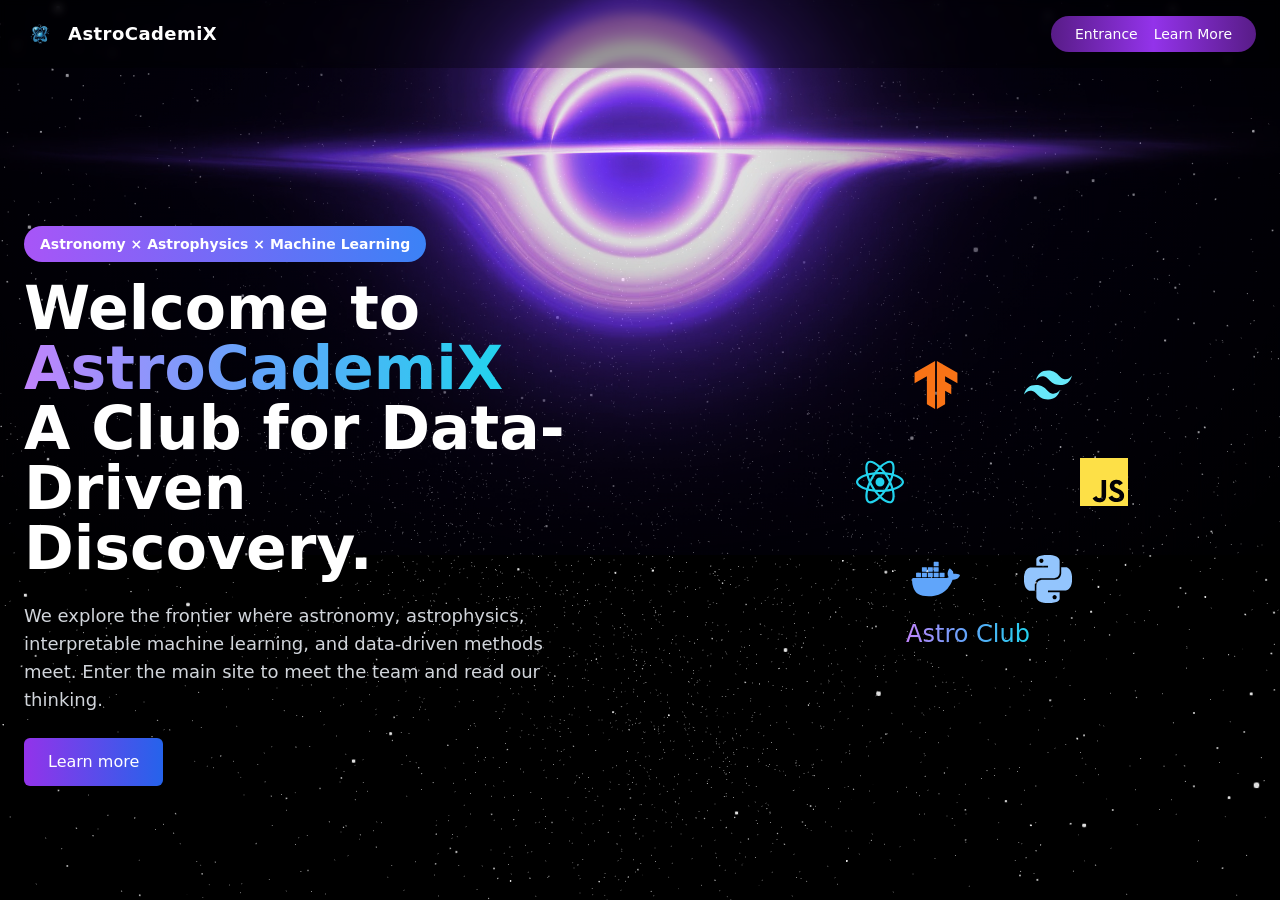
<file: index.html>
<!doctype html>
<html lang="en">
  <head>
    <meta charset="UTF-8" />
    <link rel="icon" type="image/png" href="/assets/images/react-icon.png" />
    <meta name="viewport" content="width=device-width, initial-scale=1.0" />
    <title>AstroCademiX</title>
    <script type="module" crossorigin src="/assets/index-C94UAgJA.js"></script>
    <link rel="stylesheet" crossorigin href="/assets/index-bCI3teDr.css">
  </head>
  <body>
    <div id="root"></div>
  </body>
</html>
</file>
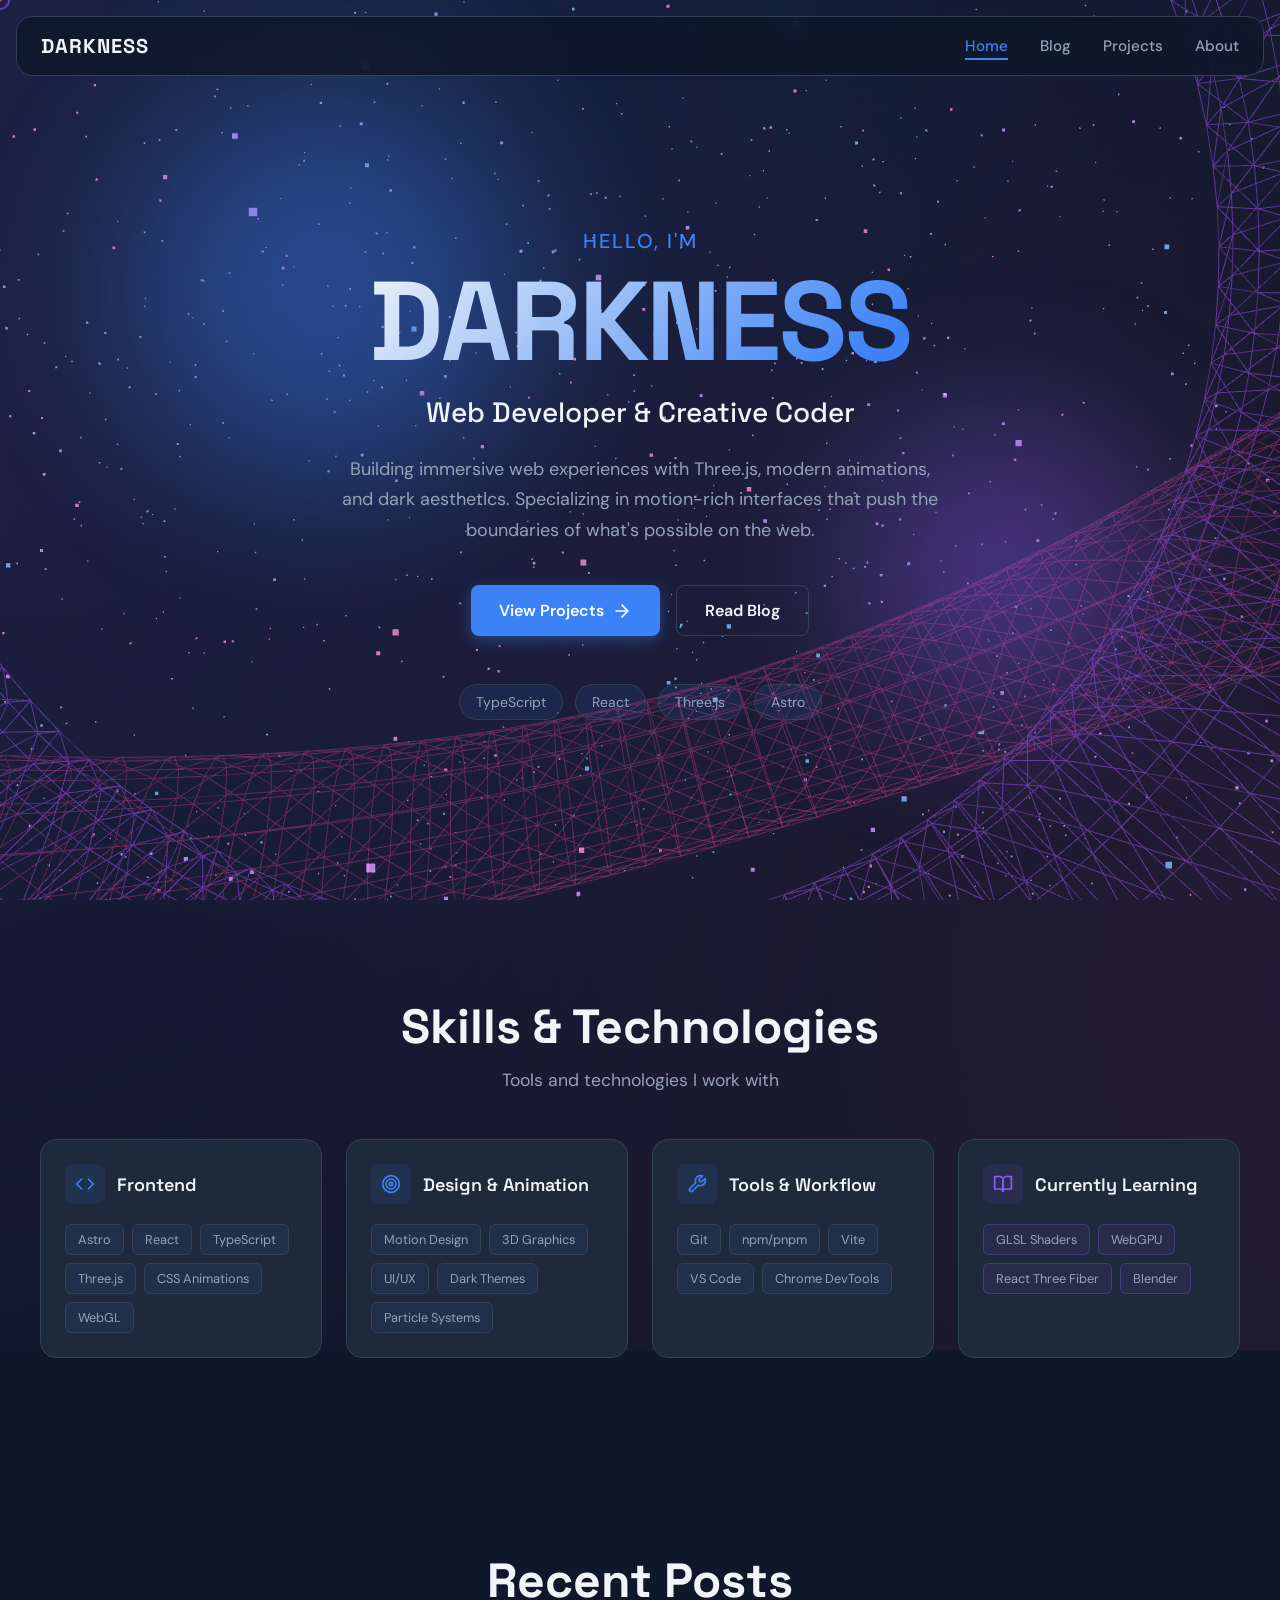
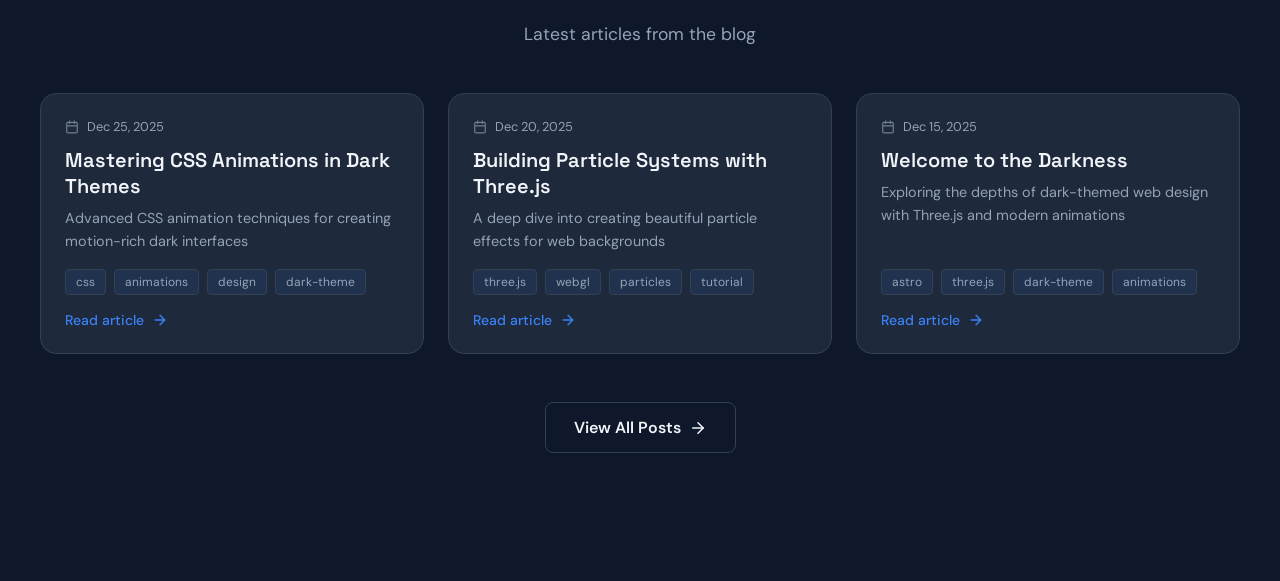
<file: home/index.html>
<!DOCTYPE html><html lang="en" data-astro-cid-37fxchfa> <head><meta charset="UTF-8"><meta name="description" content="An intense motion-filled dark theme Astro site"><meta name="viewport" content="width=device-width"><link rel="icon" type="image/svg+xml" href="/home/favicon.svg"><meta name="generator" content="Astro v5.16.6"><!-- Google Fonts: Space Grotesk + DM Sans --><link rel="preconnect" href="https://fonts.googleapis.com"><link rel="preconnect" href="https://fonts.gstatic.com" crossorigin><link href="https://fonts.googleapis.com/css2?family=DM+Sans:wght@400;500;600;700&family=Space+Grotesk:wght@400;500;600;700&display=swap" rel="stylesheet"><title>Darkness - Web Developer &amp; Creative Coder</title><meta name="astro-view-transitions-enabled" content="true"><meta name="astro-view-transitions-fallback" content="animate"><script type="module" src="/home/_astro/ClientRouter.astro_astro_type_script_index_0_lang.QW52Ox2j.js"></script><link rel="stylesheet" href="/home/_astro/_slug_.DJC1CDZw.css">
<link rel="stylesheet" href="/home/_astro/index.BBuz8cMo.css">
<style>.blog-card[data-astro-cid-e3grugc2]{position:relative;height:100%}.blog-card-link[data-astro-cid-e3grugc2]{display:flex;flex-direction:column;height:100%;background:var(--color-bg-card);border:1px solid var(--color-border);border-radius:1rem;padding:1.5rem;text-decoration:none;color:var(--color-text);transition:all .2s ease;cursor:pointer}.blog-card-link[data-astro-cid-e3grugc2]:hover{border-color:var(--color-primary);box-shadow:0 8px 30px #3b82f626}.blog-card-content[data-astro-cid-e3grugc2]{display:flex;flex-direction:column;height:100%}.blog-date[data-astro-cid-e3grugc2]{display:inline-flex;align-items:center;gap:.5rem;font-size:.8rem;color:var(--color-text-dim);margin-bottom:.75rem}.blog-date[data-astro-cid-e3grugc2] svg[data-astro-cid-e3grugc2]{opacity:.7}.blog-title[data-astro-cid-e3grugc2]{font-family:var(--font-heading);font-size:1.25rem;font-weight:600;margin-bottom:.5rem;color:var(--color-text);transition:color .2s ease}.blog-card-link[data-astro-cid-e3grugc2]:hover .blog-title[data-astro-cid-e3grugc2]{color:var(--color-primary)}.blog-description[data-astro-cid-e3grugc2]{color:var(--color-text-dim);line-height:1.6;font-size:.9rem;margin-bottom:1rem;flex-grow:1}.blog-tags[data-astro-cid-e3grugc2]{display:flex;flex-wrap:wrap;gap:.5rem;margin-bottom:1rem}.tag[data-astro-cid-e3grugc2]{padding:.25rem .625rem;background:#3b82f61a;border:1px solid var(--color-border);border-radius:.25rem;font-size:.75rem;color:var(--color-text-dim)}.read-more[data-astro-cid-e3grugc2]{display:inline-flex;align-items:center;gap:.5rem;font-size:.875rem;font-weight:500;color:var(--color-primary);margin-top:auto}.read-more[data-astro-cid-e3grugc2] svg[data-astro-cid-e3grugc2]{transition:transform .2s ease}.blog-card-link[data-astro-cid-e3grugc2]:hover .read-more[data-astro-cid-e3grugc2] svg[data-astro-cid-e3grugc2]{transform:translate(4px)}
</style></head> <body data-astro-cid-37fxchfa> <div class="cursor-follower" data-astro-cid-37fxchfa></div> <canvas id="three-canvas" data-astro-cid-37fxchfa></canvas> <div id="page-content" data-astro-cid-37fxchfa>  <canvas id="three-canvas" data-astro-cid-q63hvxhz></canvas> <script type="module" src="/home/_astro/ThreeBackground.astro_astro_type_script_index_0_lang.9M3qvoaQ.js"></script>  <nav class="nav" data-astro-cid-pux6a34n> <div class="nav-container" data-astro-cid-pux6a34n> <a href="/home/" class="logo" data-astro-cid-pux6a34n>DARKNESS</a> <div class="nav-links" data-astro-cid-pux6a34n> <a href="/home/" class="nav-link active" data-astro-cid-pux6a34n>
Home
</a> <a href="/home/blog" class="nav-link" data-astro-cid-pux6a34n>
Blog
</a> <a href="/home/projects" class="nav-link" data-astro-cid-pux6a34n>
Projects
</a> <a href="/home/about" class="nav-link" data-astro-cid-pux6a34n>
About
</a> </div> <!-- Mobile menu button --> <button class="mobile-menu-btn" aria-label="Toggle menu" id="mobile-menu-btn" data-astro-cid-pux6a34n> <svg class="icon" xmlns="http://www.w3.org/2000/svg" width="24" height="24" viewBox="0 0 24 24" fill="none" stroke="currentColor" stroke-width="2" stroke-linecap="round" stroke-linejoin="round" data-astro-cid-pux6a34n> <line x1="3" y1="12" x2="21" y2="12" data-astro-cid-pux6a34n></line> <line x1="3" y1="6" x2="21" y2="6" data-astro-cid-pux6a34n></line> <line x1="3" y1="18" x2="21" y2="18" data-astro-cid-pux6a34n></line> </svg> </button> </div> </nav> <!-- Mobile menu overlay --> <div class="mobile-menu" id="mobile-menu" data-astro-cid-pux6a34n> <div class="mobile-menu-content" data-astro-cid-pux6a34n> <a href="/home/" class="mobile-nav-link active" data-astro-cid-pux6a34n>Home</a> <a href="/home/blog" class="mobile-nav-link" data-astro-cid-pux6a34n>Blog</a> <a href="/home/projects" class="mobile-nav-link" data-astro-cid-pux6a34n>Projects</a> <a href="/home/about" class="mobile-nav-link" data-astro-cid-pux6a34n>About</a> </div> </div>  <script type="module">const n=document.getElementById("mobile-menu-btn"),e=document.getElementById("mobile-menu");n&&e&&(n.addEventListener("click",()=>{e.classList.toggle("open")}),e.querySelectorAll(".mobile-nav-link").forEach(t=>{t.addEventListener("click",()=>{e.classList.remove("open")})}));</script> <section class="hero" data-astro-cid-bbe6dxrz> <div class="hero-content" data-astro-cid-bbe6dxrz> <div class="greeting" data-astro-cid-bbe6dxrz>Hello, I'm</div> <h1 class="hero-title" data-astro-cid-bbe6dxrz> <span class="title-text" data-astro-cid-bbe6dxrz>DARKNESS</span> </h1> <p class="hero-subtitle" data-astro-cid-bbe6dxrz>Web Developer & Creative Coder</p> <p class="hero-description" data-astro-cid-bbe6dxrz>
Building immersive web experiences with Three.js, modern animations, and dark aesthetics.
      Specializing in motion-rich interfaces that push the boundaries of what's possible on the web.
</p> <div class="hero-buttons" data-astro-cid-bbe6dxrz> <a href="/home/projects" class="btn btn-primary" data-astro-cid-bbe6dxrz> <span data-astro-cid-bbe6dxrz>View Projects</span> <svg xmlns="http://www.w3.org/2000/svg" width="20" height="20" viewBox="0 0 24 24" fill="none" stroke="currentColor" stroke-width="2" stroke-linecap="round" stroke-linejoin="round" data-astro-cid-bbe6dxrz> <line x1="5" y1="12" x2="19" y2="12" data-astro-cid-bbe6dxrz></line> <polyline points="12 5 19 12 12 19" data-astro-cid-bbe6dxrz></polyline> </svg> </a> <a href="/home/blog" class="btn btn-secondary" data-astro-cid-bbe6dxrz> <span data-astro-cid-bbe6dxrz>Read Blog</span> </a> </div> <!-- Tech stack badges --> <div class="tech-stack" data-astro-cid-bbe6dxrz> <span class="tech-badge" data-astro-cid-bbe6dxrz>TypeScript</span> <span class="tech-badge" data-astro-cid-bbe6dxrz>React</span> <span class="tech-badge" data-astro-cid-bbe6dxrz>Three.js</span> <span class="tech-badge" data-astro-cid-bbe6dxrz>Astro</span> </div> </div> <!-- Decorative elements --> <div class="hero-decoration" data-astro-cid-bbe6dxrz> <div class="glow glow-1" data-astro-cid-bbe6dxrz></div> <div class="glow glow-2" data-astro-cid-bbe6dxrz></div> </div> </section>  <section class="skills" data-astro-cid-ab4ihpzs> <div class="container" data-astro-cid-ab4ihpzs> <h2 class="section-title" data-astro-cid-ab4ihpzs>Skills & Technologies</h2> <p class="section-subtitle" data-astro-cid-ab4ihpzs>Tools and technologies I work with</p> <div class="skills-grid" data-astro-cid-ab4ihpzs> <div class="skill-category" data-astro-cid-ab4ihpzs> <div class="category-header" data-astro-cid-ab4ihpzs> <div class="category-icon" data-astro-cid-ab4ihpzs> <svg xmlns="http://www.w3.org/2000/svg" width="20" height="20" viewBox="0 0 24 24" fill="none" stroke="currentColor" stroke-width="2" stroke-linecap="round" stroke-linejoin="round" data-astro-cid-ab4ihpzs> <polyline points="16 18 22 12 16 6" data-astro-cid-ab4ihpzs></polyline> <polyline points="8 6 2 12 8 18" data-astro-cid-ab4ihpzs></polyline> </svg> </div> <h3 class="category-title" data-astro-cid-ab4ihpzs>Frontend</h3> </div> <div class="skill-list" data-astro-cid-ab4ihpzs> <span class="skill-tag" data-astro-cid-ab4ihpzs>Astro</span> <span class="skill-tag" data-astro-cid-ab4ihpzs>React</span> <span class="skill-tag" data-astro-cid-ab4ihpzs>TypeScript</span> <span class="skill-tag" data-astro-cid-ab4ihpzs>Three.js</span> <span class="skill-tag" data-astro-cid-ab4ihpzs>CSS Animations</span> <span class="skill-tag" data-astro-cid-ab4ihpzs>WebGL</span> </div> </div> <div class="skill-category" data-astro-cid-ab4ihpzs> <div class="category-header" data-astro-cid-ab4ihpzs> <div class="category-icon" data-astro-cid-ab4ihpzs> <svg xmlns="http://www.w3.org/2000/svg" width="20" height="20" viewBox="0 0 24 24" fill="none" stroke="currentColor" stroke-width="2" stroke-linecap="round" stroke-linejoin="round" data-astro-cid-ab4ihpzs> <circle cx="12" cy="12" r="10" data-astro-cid-ab4ihpzs></circle> <circle cx="12" cy="12" r="6" data-astro-cid-ab4ihpzs></circle> <circle cx="12" cy="12" r="2" data-astro-cid-ab4ihpzs></circle> </svg> </div> <h3 class="category-title" data-astro-cid-ab4ihpzs>Design & Animation</h3> </div> <div class="skill-list" data-astro-cid-ab4ihpzs> <span class="skill-tag" data-astro-cid-ab4ihpzs>Motion Design</span> <span class="skill-tag" data-astro-cid-ab4ihpzs>3D Graphics</span> <span class="skill-tag" data-astro-cid-ab4ihpzs>UI/UX</span> <span class="skill-tag" data-astro-cid-ab4ihpzs>Dark Themes</span> <span class="skill-tag" data-astro-cid-ab4ihpzs>Particle Systems</span> </div> </div> <div class="skill-category" data-astro-cid-ab4ihpzs> <div class="category-header" data-astro-cid-ab4ihpzs> <div class="category-icon" data-astro-cid-ab4ihpzs> <svg xmlns="http://www.w3.org/2000/svg" width="20" height="20" viewBox="0 0 24 24" fill="none" stroke="currentColor" stroke-width="2" stroke-linecap="round" stroke-linejoin="round" data-astro-cid-ab4ihpzs> <path d="M14.7 6.3a1 1 0 0 0 0 1.4l1.6 1.6a1 1 0 0 0 1.4 0l3.77-3.77a6 6 0 0 1-7.94 7.94l-6.91 6.91a2.12 2.12 0 0 1-3-3l6.91-6.91a6 6 0 0 1 7.94-7.94l-3.76 3.76z" data-astro-cid-ab4ihpzs></path> </svg> </div> <h3 class="category-title" data-astro-cid-ab4ihpzs>Tools & Workflow</h3> </div> <div class="skill-list" data-astro-cid-ab4ihpzs> <span class="skill-tag" data-astro-cid-ab4ihpzs>Git</span> <span class="skill-tag" data-astro-cid-ab4ihpzs>npm/pnpm</span> <span class="skill-tag" data-astro-cid-ab4ihpzs>Vite</span> <span class="skill-tag" data-astro-cid-ab4ihpzs>VS Code</span> <span class="skill-tag" data-astro-cid-ab4ihpzs>Chrome DevTools</span> </div> </div> <div class="skill-category learning-category" data-astro-cid-ab4ihpzs> <div class="category-header" data-astro-cid-ab4ihpzs> <div class="category-icon learning" data-astro-cid-ab4ihpzs> <svg xmlns="http://www.w3.org/2000/svg" width="20" height="20" viewBox="0 0 24 24" fill="none" stroke="currentColor" stroke-width="2" stroke-linecap="round" stroke-linejoin="round" data-astro-cid-ab4ihpzs> <path d="M2 3h6a4 4 0 0 1 4 4v14a3 3 0 0 0-3-3H2z" data-astro-cid-ab4ihpzs></path> <path d="M22 3h-6a4 4 0 0 0-4 4v14a3 3 0 0 1 3-3h7z" data-astro-cid-ab4ihpzs></path> </svg> </div> <h3 class="category-title" data-astro-cid-ab4ihpzs>Currently Learning</h3> </div> <div class="skill-list" data-astro-cid-ab4ihpzs> <span class="skill-tag learning" data-astro-cid-ab4ihpzs>GLSL Shaders</span> <span class="skill-tag learning" data-astro-cid-ab4ihpzs>WebGPU</span> <span class="skill-tag learning" data-astro-cid-ab4ihpzs>React Three Fiber</span> <span class="skill-tag learning" data-astro-cid-ab4ihpzs>Blender</span> </div> </div> </div> </div> </section>  <section class="recent-posts" data-astro-cid-j7pv25f6> <div class="container" data-astro-cid-j7pv25f6> <h2 class="section-title" data-astro-cid-j7pv25f6>Recent Posts</h2> <p class="section-subtitle" data-astro-cid-j7pv25f6>Latest articles from the blog</p> <div class="posts-grid" data-astro-cid-j7pv25f6> <article class="blog-card" data-astro-cid-e3grugc2> <a href="/home/blog/css-animations-mastery" class="blog-card-link" data-astro-cid-e3grugc2> <div class="blog-card-content" data-astro-cid-e3grugc2> <time class="blog-date" data-astro-cid-e3grugc2> <svg xmlns="http://www.w3.org/2000/svg" width="14" height="14" viewBox="0 0 24 24" fill="none" stroke="currentColor" stroke-width="2" stroke-linecap="round" stroke-linejoin="round" data-astro-cid-e3grugc2> <rect x="3" y="4" width="18" height="18" rx="2" ry="2" data-astro-cid-e3grugc2></rect> <line x1="16" y1="2" x2="16" y2="6" data-astro-cid-e3grugc2></line> <line x1="8" y1="2" x2="8" y2="6" data-astro-cid-e3grugc2></line> <line x1="3" y1="10" x2="21" y2="10" data-astro-cid-e3grugc2></line> </svg> Dec 25, 2025 </time> <h3 class="blog-title" data-astro-cid-e3grugc2>Mastering CSS Animations in Dark Themes</h3> <p class="blog-description" data-astro-cid-e3grugc2>Advanced CSS animation techniques for creating motion-rich dark interfaces</p> <div class="blog-tags" data-astro-cid-e3grugc2> <span class="tag" data-astro-cid-e3grugc2>css</span><span class="tag" data-astro-cid-e3grugc2>animations</span><span class="tag" data-astro-cid-e3grugc2>design</span><span class="tag" data-astro-cid-e3grugc2>dark-theme</span> </div> <span class="read-more" data-astro-cid-e3grugc2>
Read article
<svg xmlns="http://www.w3.org/2000/svg" width="16" height="16" viewBox="0 0 24 24" fill="none" stroke="currentColor" stroke-width="2" stroke-linecap="round" stroke-linejoin="round" data-astro-cid-e3grugc2> <line x1="5" y1="12" x2="19" y2="12" data-astro-cid-e3grugc2></line> <polyline points="12 5 19 12 12 19" data-astro-cid-e3grugc2></polyline> </svg> </span> </div> </a> </article> <article class="blog-card" data-astro-cid-e3grugc2> <a href="/home/blog/threejs-particle-systems" class="blog-card-link" data-astro-cid-e3grugc2> <div class="blog-card-content" data-astro-cid-e3grugc2> <time class="blog-date" data-astro-cid-e3grugc2> <svg xmlns="http://www.w3.org/2000/svg" width="14" height="14" viewBox="0 0 24 24" fill="none" stroke="currentColor" stroke-width="2" stroke-linecap="round" stroke-linejoin="round" data-astro-cid-e3grugc2> <rect x="3" y="4" width="18" height="18" rx="2" ry="2" data-astro-cid-e3grugc2></rect> <line x1="16" y1="2" x2="16" y2="6" data-astro-cid-e3grugc2></line> <line x1="8" y1="2" x2="8" y2="6" data-astro-cid-e3grugc2></line> <line x1="3" y1="10" x2="21" y2="10" data-astro-cid-e3grugc2></line> </svg> Dec 20, 2025 </time> <h3 class="blog-title" data-astro-cid-e3grugc2>Building Particle Systems with Three.js</h3> <p class="blog-description" data-astro-cid-e3grugc2>A deep dive into creating beautiful particle effects for web backgrounds</p> <div class="blog-tags" data-astro-cid-e3grugc2> <span class="tag" data-astro-cid-e3grugc2>three.js</span><span class="tag" data-astro-cid-e3grugc2>webgl</span><span class="tag" data-astro-cid-e3grugc2>particles</span><span class="tag" data-astro-cid-e3grugc2>tutorial</span> </div> <span class="read-more" data-astro-cid-e3grugc2>
Read article
<svg xmlns="http://www.w3.org/2000/svg" width="16" height="16" viewBox="0 0 24 24" fill="none" stroke="currentColor" stroke-width="2" stroke-linecap="round" stroke-linejoin="round" data-astro-cid-e3grugc2> <line x1="5" y1="12" x2="19" y2="12" data-astro-cid-e3grugc2></line> <polyline points="12 5 19 12 12 19" data-astro-cid-e3grugc2></polyline> </svg> </span> </div> </a> </article> <article class="blog-card" data-astro-cid-e3grugc2> <a href="/home/blog/welcome-to-darkness" class="blog-card-link" data-astro-cid-e3grugc2> <div class="blog-card-content" data-astro-cid-e3grugc2> <time class="blog-date" data-astro-cid-e3grugc2> <svg xmlns="http://www.w3.org/2000/svg" width="14" height="14" viewBox="0 0 24 24" fill="none" stroke="currentColor" stroke-width="2" stroke-linecap="round" stroke-linejoin="round" data-astro-cid-e3grugc2> <rect x="3" y="4" width="18" height="18" rx="2" ry="2" data-astro-cid-e3grugc2></rect> <line x1="16" y1="2" x2="16" y2="6" data-astro-cid-e3grugc2></line> <line x1="8" y1="2" x2="8" y2="6" data-astro-cid-e3grugc2></line> <line x1="3" y1="10" x2="21" y2="10" data-astro-cid-e3grugc2></line> </svg> Dec 15, 2025 </time> <h3 class="blog-title" data-astro-cid-e3grugc2>Welcome to the Darkness</h3> <p class="blog-description" data-astro-cid-e3grugc2>Exploring the depths of dark-themed web design with Three.js and modern animations</p> <div class="blog-tags" data-astro-cid-e3grugc2> <span class="tag" data-astro-cid-e3grugc2>astro</span><span class="tag" data-astro-cid-e3grugc2>three.js</span><span class="tag" data-astro-cid-e3grugc2>dark-theme</span><span class="tag" data-astro-cid-e3grugc2>animations</span> </div> <span class="read-more" data-astro-cid-e3grugc2>
Read article
<svg xmlns="http://www.w3.org/2000/svg" width="16" height="16" viewBox="0 0 24 24" fill="none" stroke="currentColor" stroke-width="2" stroke-linecap="round" stroke-linejoin="round" data-astro-cid-e3grugc2> <line x1="5" y1="12" x2="19" y2="12" data-astro-cid-e3grugc2></line> <polyline points="12 5 19 12 12 19" data-astro-cid-e3grugc2></polyline> </svg> </span> </div> </a> </article>  </div> <div class="view-all" data-astro-cid-j7pv25f6> <a href="/home/blog" class="btn btn-secondary" data-astro-cid-j7pv25f6>
View All Posts
<svg xmlns="http://www.w3.org/2000/svg" width="18" height="18" viewBox="0 0 24 24" fill="none" stroke="currentColor" stroke-width="2" stroke-linecap="round" stroke-linejoin="round" data-astro-cid-j7pv25f6> <line x1="5" y1="12" x2="19" y2="12" data-astro-cid-j7pv25f6></line> <polyline points="12 5 19 12 12 19" data-astro-cid-j7pv25f6></polyline> </svg> </a> </div> </div> </section>  </div>  <script type="module">const e=document.querySelector(".cursor-follower");document.addEventListener("mousemove",t=>{e.style.left=t.clientX+"px",e.style.top=t.clientY+"px"});const o=document.querySelectorAll("a, button, .card");o.forEach(t=>{t.addEventListener("mouseenter",()=>{e.style.width="40px",e.style.height="40px",e.style.backgroundColor="rgba(168, 85, 247, 0.2)"}),t.addEventListener("mouseleave",()=>{e.style.width="20px",e.style.height="20px",e.style.backgroundColor="transparent"})});</script> </body> </html>
</file>
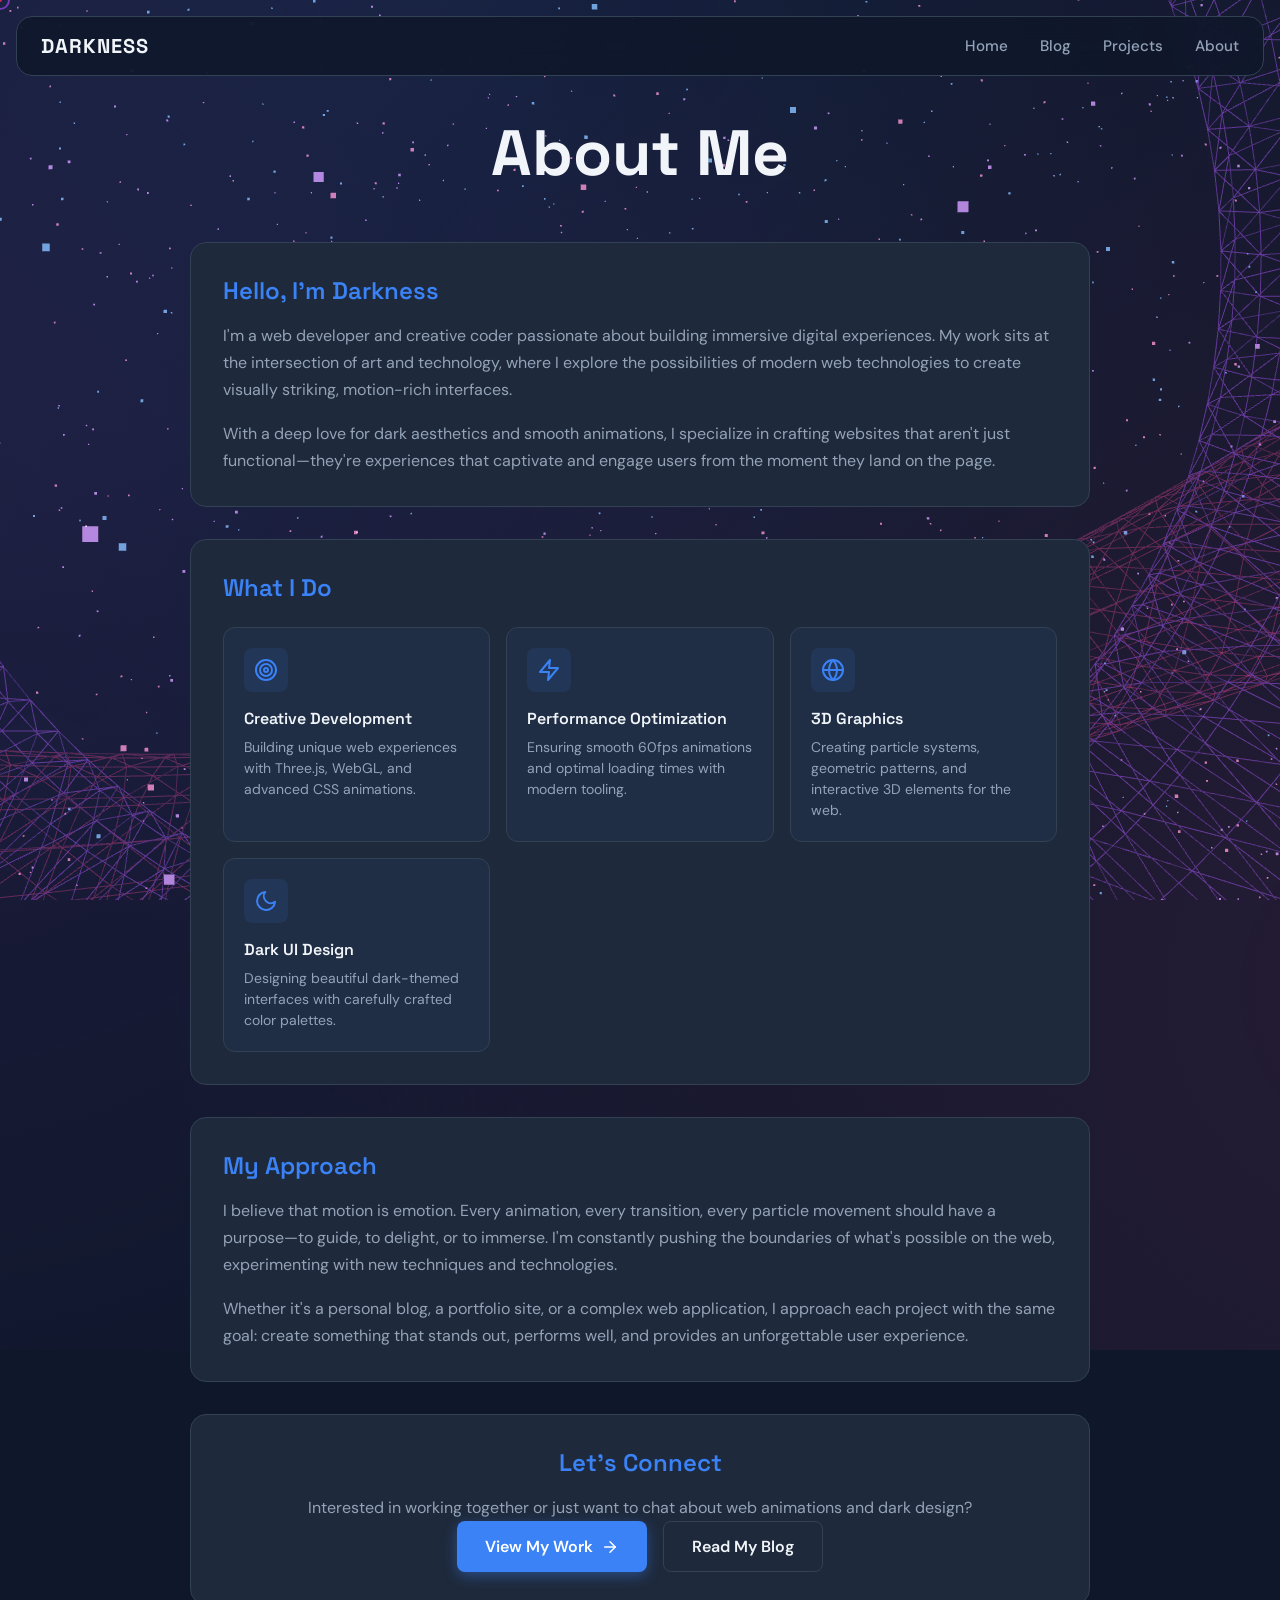
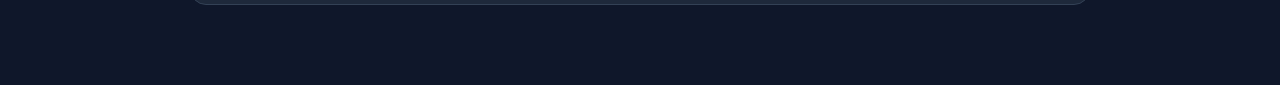
<file: home/about/index.html>
<!DOCTYPE html><html lang="en" data-astro-cid-37fxchfa> <head><meta charset="UTF-8"><meta name="description" content="About me and my work"><meta name="viewport" content="width=device-width"><link rel="icon" type="image/svg+xml" href="/home/favicon.svg"><meta name="generator" content="Astro v5.16.6"><!-- Google Fonts: Space Grotesk + DM Sans --><link rel="preconnect" href="https://fonts.googleapis.com"><link rel="preconnect" href="https://fonts.gstatic.com" crossorigin><link href="https://fonts.googleapis.com/css2?family=DM+Sans:wght@400;500;600;700&family=Space+Grotesk:wght@400;500;600;700&display=swap" rel="stylesheet"><title>About - Darkness</title><meta name="astro-view-transitions-enabled" content="true"><meta name="astro-view-transitions-fallback" content="animate"><script type="module" src="/home/_astro/ClientRouter.astro_astro_type_script_index_0_lang.QW52Ox2j.js"></script><link rel="stylesheet" href="/home/_astro/_slug_.DJC1CDZw.css">
<style>.about-page[data-astro-cid-kh7btl4r]{min-height:100vh;padding:calc(var(--nav-height) + 2rem) 2rem 5rem}.container[data-astro-cid-kh7btl4r]{max-width:900px;margin:0 auto}.page-title[data-astro-cid-kh7btl4r]{font-family:var(--font-heading);font-size:clamp(2.5rem,8vw,4rem);font-weight:700;text-align:center;margin-bottom:3rem;color:var(--color-text)}.content-grid[data-astro-cid-kh7btl4r]{display:flex;flex-direction:column;gap:2rem}.content-section[data-astro-cid-kh7btl4r]{background:var(--color-bg-card);border:1px solid var(--color-border);border-radius:1rem;padding:2rem}.content-section[data-astro-cid-kh7btl4r] h2[data-astro-cid-kh7btl4r]{font-family:var(--font-heading);font-size:1.5rem;font-weight:600;margin-bottom:1rem;color:var(--color-primary)}.content-section[data-astro-cid-kh7btl4r] p[data-astro-cid-kh7btl4r]{line-height:1.7;color:var(--color-text-dim);margin-bottom:1rem}.content-section[data-astro-cid-kh7btl4r] p[data-astro-cid-kh7btl4r]:last-of-type{margin-bottom:0}.what-i-do-grid[data-astro-cid-kh7btl4r]{display:grid;grid-template-columns:repeat(auto-fit,minmax(220px,1fr));gap:1rem;margin-top:1.5rem}.service-card[data-astro-cid-kh7btl4r]{padding:1.25rem;background:#3b82f60d;border-radius:.75rem;border:1px solid var(--color-border);transition:all .2s ease;cursor:pointer}.service-card[data-astro-cid-kh7btl4r]:hover{border-color:var(--color-primary);box-shadow:0 4px 20px #3b82f61a}.service-icon[data-astro-cid-kh7btl4r]{width:44px;height:44px;display:flex;align-items:center;justify-content:center;background:#3b82f61a;border-radius:.5rem;margin-bottom:1rem;color:var(--color-primary)}.service-card[data-astro-cid-kh7btl4r] h3[data-astro-cid-kh7btl4r]{font-family:var(--font-heading);font-size:1rem;font-weight:600;margin-bottom:.5rem;color:var(--color-text)}.service-card[data-astro-cid-kh7btl4r] p[data-astro-cid-kh7btl4r]{font-size:.875rem;color:var(--color-text-dim);margin:0;line-height:1.5}.cta-section[data-astro-cid-kh7btl4r]{text-align:center}.cta-section[data-astro-cid-kh7btl4r] p[data-astro-cid-kh7btl4r]{margin-bottom:1.5rem}.contact-buttons[data-astro-cid-kh7btl4r]{display:flex;gap:1rem;justify-content:center;flex-wrap:wrap}.btn[data-astro-cid-kh7btl4r]{display:inline-flex;align-items:center;gap:.5rem;padding:.875rem 1.75rem;font-size:1rem;font-weight:600;font-family:var(--font-body);text-decoration:none;border:none;border-radius:.5rem;cursor:pointer;transition:all .2s ease}.btn-primary[data-astro-cid-kh7btl4r]{background:var(--color-primary);color:#fff;box-shadow:0 4px 14px #3b82f666}.btn-primary[data-astro-cid-kh7btl4r]:hover{background:#2563eb;box-shadow:0 6px 20px #3b82f680}.btn-primary[data-astro-cid-kh7btl4r] svg[data-astro-cid-kh7btl4r]{transition:transform .2s ease}.btn-primary[data-astro-cid-kh7btl4r]:hover svg[data-astro-cid-kh7btl4r]{transform:translate(4px)}.btn-secondary[data-astro-cid-kh7btl4r]{background:transparent;color:var(--color-text);border:1px solid var(--color-border)}.btn-secondary[data-astro-cid-kh7btl4r]:hover{background:#3b82f61a;border-color:var(--color-primary)}@media(max-width:768px){.about-page[data-astro-cid-kh7btl4r]{padding-top:calc(var(--nav-height) + 1rem)}.what-i-do-grid[data-astro-cid-kh7btl4r]{grid-template-columns:1fr}.contact-buttons[data-astro-cid-kh7btl4r]{flex-direction:column;align-items:center}.btn[data-astro-cid-kh7btl4r]{width:100%;max-width:280px;justify-content:center}}
</style></head> <body data-astro-cid-37fxchfa> <div class="cursor-follower" data-astro-cid-37fxchfa></div> <canvas id="three-canvas" data-astro-cid-37fxchfa></canvas> <div id="page-content" data-astro-cid-37fxchfa>  <canvas id="three-canvas" data-astro-cid-q63hvxhz></canvas> <script type="module" src="/home/_astro/ThreeBackground.astro_astro_type_script_index_0_lang.9M3qvoaQ.js"></script>  <nav class="nav" data-astro-cid-pux6a34n> <div class="nav-container" data-astro-cid-pux6a34n> <a href="/home/" class="logo" data-astro-cid-pux6a34n>DARKNESS</a> <div class="nav-links" data-astro-cid-pux6a34n> <a href="/home/" class="nav-link" data-astro-cid-pux6a34n>
Home
</a> <a href="/home/blog" class="nav-link" data-astro-cid-pux6a34n>
Blog
</a> <a href="/home/projects" class="nav-link" data-astro-cid-pux6a34n>
Projects
</a> <a href="/home/about" class="nav-link" data-astro-cid-pux6a34n>
About
</a> </div> <!-- Mobile menu button --> <button class="mobile-menu-btn" aria-label="Toggle menu" id="mobile-menu-btn" data-astro-cid-pux6a34n> <svg class="icon" xmlns="http://www.w3.org/2000/svg" width="24" height="24" viewBox="0 0 24 24" fill="none" stroke="currentColor" stroke-width="2" stroke-linecap="round" stroke-linejoin="round" data-astro-cid-pux6a34n> <line x1="3" y1="12" x2="21" y2="12" data-astro-cid-pux6a34n></line> <line x1="3" y1="6" x2="21" y2="6" data-astro-cid-pux6a34n></line> <line x1="3" y1="18" x2="21" y2="18" data-astro-cid-pux6a34n></line> </svg> </button> </div> </nav> <!-- Mobile menu overlay --> <div class="mobile-menu" id="mobile-menu" data-astro-cid-pux6a34n> <div class="mobile-menu-content" data-astro-cid-pux6a34n> <a href="/home/" class="mobile-nav-link" data-astro-cid-pux6a34n>Home</a> <a href="/home/blog" class="mobile-nav-link" data-astro-cid-pux6a34n>Blog</a> <a href="/home/projects" class="mobile-nav-link" data-astro-cid-pux6a34n>Projects</a> <a href="/home/about" class="mobile-nav-link" data-astro-cid-pux6a34n>About</a> </div> </div>  <script type="module">const n=document.getElementById("mobile-menu-btn"),e=document.getElementById("mobile-menu");n&&e&&(n.addEventListener("click",()=>{e.classList.toggle("open")}),e.querySelectorAll(".mobile-nav-link").forEach(t=>{t.addEventListener("click",()=>{e.classList.remove("open")})}));</script> <main class="about-page" data-astro-cid-kh7btl4r> <div class="container" data-astro-cid-kh7btl4r> <h1 class="page-title" data-astro-cid-kh7btl4r>About Me</h1> <div class="content-grid" data-astro-cid-kh7btl4r> <section class="content-section intro-section" data-astro-cid-kh7btl4r> <h2 data-astro-cid-kh7btl4r>Hello, I'm Darkness</h2> <p data-astro-cid-kh7btl4r>
I'm a web developer and creative coder passionate about building immersive digital experiences.
            My work sits at the intersection of art and technology, where I explore the possibilities of
            modern web technologies to create visually striking, motion-rich interfaces.
</p> <p data-astro-cid-kh7btl4r>
With a deep love for dark aesthetics and smooth animations, I specialize in crafting websites
            that aren't just functional—they're experiences that captivate and engage users from the moment
            they land on the page.
</p> </section> <section class="content-section" data-astro-cid-kh7btl4r> <h2 data-astro-cid-kh7btl4r>What I Do</h2> <div class="what-i-do-grid" data-astro-cid-kh7btl4r> <div class="service-card" data-astro-cid-kh7btl4r> <div class="service-icon" data-astro-cid-kh7btl4r> <svg xmlns="http://www.w3.org/2000/svg" width="24" height="24" viewBox="0 0 24 24" fill="none" stroke="currentColor" stroke-width="2" stroke-linecap="round" stroke-linejoin="round" data-astro-cid-kh7btl4r> <circle cx="12" cy="12" r="10" data-astro-cid-kh7btl4r></circle> <circle cx="12" cy="12" r="6" data-astro-cid-kh7btl4r></circle> <circle cx="12" cy="12" r="2" data-astro-cid-kh7btl4r></circle> </svg> </div> <h3 data-astro-cid-kh7btl4r>Creative Development</h3> <p data-astro-cid-kh7btl4r>Building unique web experiences with Three.js, WebGL, and advanced CSS animations.</p> </div> <div class="service-card" data-astro-cid-kh7btl4r> <div class="service-icon" data-astro-cid-kh7btl4r> <svg xmlns="http://www.w3.org/2000/svg" width="24" height="24" viewBox="0 0 24 24" fill="none" stroke="currentColor" stroke-width="2" stroke-linecap="round" stroke-linejoin="round" data-astro-cid-kh7btl4r> <polygon points="13 2 3 14 12 14 11 22 21 10 12 10 13 2" data-astro-cid-kh7btl4r></polygon> </svg> </div> <h3 data-astro-cid-kh7btl4r>Performance Optimization</h3> <p data-astro-cid-kh7btl4r>Ensuring smooth 60fps animations and optimal loading times with modern tooling.</p> </div> <div class="service-card" data-astro-cid-kh7btl4r> <div class="service-icon" data-astro-cid-kh7btl4r> <svg xmlns="http://www.w3.org/2000/svg" width="24" height="24" viewBox="0 0 24 24" fill="none" stroke="currentColor" stroke-width="2" stroke-linecap="round" stroke-linejoin="round" data-astro-cid-kh7btl4r> <circle cx="12" cy="12" r="10" data-astro-cid-kh7btl4r></circle> <line x1="2" y1="12" x2="22" y2="12" data-astro-cid-kh7btl4r></line> <path d="M12 2a15.3 15.3 0 0 1 4 10 15.3 15.3 0 0 1-4 10 15.3 15.3 0 0 1-4-10 15.3 15.3 0 0 1 4-10z" data-astro-cid-kh7btl4r></path> </svg> </div> <h3 data-astro-cid-kh7btl4r>3D Graphics</h3> <p data-astro-cid-kh7btl4r>Creating particle systems, geometric patterns, and interactive 3D elements for the web.</p> </div> <div class="service-card" data-astro-cid-kh7btl4r> <div class="service-icon" data-astro-cid-kh7btl4r> <svg xmlns="http://www.w3.org/2000/svg" width="24" height="24" viewBox="0 0 24 24" fill="none" stroke="currentColor" stroke-width="2" stroke-linecap="round" stroke-linejoin="round" data-astro-cid-kh7btl4r> <path d="M21 12.79A9 9 0 1 1 11.21 3 7 7 0 0 0 21 12.79z" data-astro-cid-kh7btl4r></path> </svg> </div> <h3 data-astro-cid-kh7btl4r>Dark UI Design</h3> <p data-astro-cid-kh7btl4r>Designing beautiful dark-themed interfaces with carefully crafted color palettes.</p> </div> </div> </section> <section class="content-section" data-astro-cid-kh7btl4r> <h2 data-astro-cid-kh7btl4r>My Approach</h2> <p data-astro-cid-kh7btl4r>
I believe that motion is emotion. Every animation, every transition, every particle movement
            should have a purpose—to guide, to delight, or to immerse. I'm constantly pushing the boundaries
            of what's possible on the web, experimenting with new techniques and technologies.
</p> <p data-astro-cid-kh7btl4r>
Whether it's a personal blog, a portfolio site, or a complex web application, I approach each
            project with the same goal: create something that stands out, performs well, and provides an
            unforgettable user experience.
</p> </section> <section class="content-section cta-section" data-astro-cid-kh7btl4r> <h2 data-astro-cid-kh7btl4r>Let's Connect</h2> <p data-astro-cid-kh7btl4r>Interested in working together or just want to chat about web animations and dark design?</p> <div class="contact-buttons" data-astro-cid-kh7btl4r> <a href="/home/projects" class="btn btn-primary" data-astro-cid-kh7btl4r>
View My Work
<svg xmlns="http://www.w3.org/2000/svg" width="18" height="18" viewBox="0 0 24 24" fill="none" stroke="currentColor" stroke-width="2" stroke-linecap="round" stroke-linejoin="round" data-astro-cid-kh7btl4r> <line x1="5" y1="12" x2="19" y2="12" data-astro-cid-kh7btl4r></line> <polyline points="12 5 19 12 12 19" data-astro-cid-kh7btl4r></polyline> </svg> </a> <a href="/home/blog" class="btn btn-secondary" data-astro-cid-kh7btl4r>Read My Blog</a> </div> </section> </div> </div> </main>  </div>  <script type="module">const e=document.querySelector(".cursor-follower");document.addEventListener("mousemove",t=>{e.style.left=t.clientX+"px",e.style.top=t.clientY+"px"});const o=document.querySelectorAll("a, button, .card");o.forEach(t=>{t.addEventListener("mouseenter",()=>{e.style.width="40px",e.style.height="40px",e.style.backgroundColor="rgba(168, 85, 247, 0.2)"}),t.addEventListener("mouseleave",()=>{e.style.width="20px",e.style.height="20px",e.style.backgroundColor="transparent"})});</script> </body> </html>
</file>
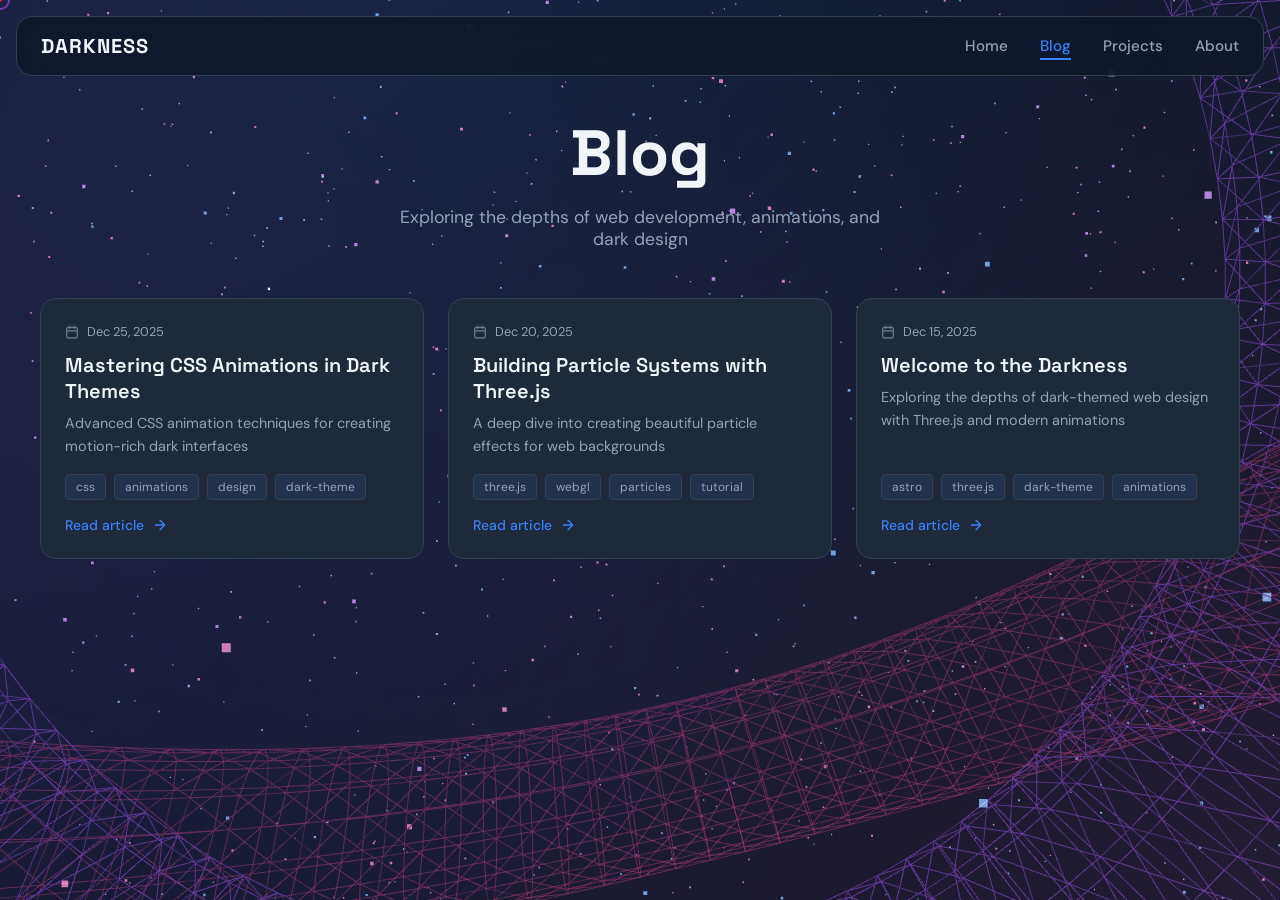
<file: home/blog/index.html>
<!DOCTYPE html><html lang="en" data-astro-cid-37fxchfa> <head><meta charset="UTF-8"><meta name="description" content="Articles about web development, Three.js, and dark design"><meta name="viewport" content="width=device-width"><link rel="icon" type="image/svg+xml" href="/home/favicon.svg"><meta name="generator" content="Astro v5.16.6"><!-- Google Fonts: Space Grotesk + DM Sans --><link rel="preconnect" href="https://fonts.googleapis.com"><link rel="preconnect" href="https://fonts.gstatic.com" crossorigin><link href="https://fonts.googleapis.com/css2?family=DM+Sans:wght@400;500;600;700&family=Space+Grotesk:wght@400;500;600;700&display=swap" rel="stylesheet"><title>Blog - Darkness</title><meta name="astro-view-transitions-enabled" content="true"><meta name="astro-view-transitions-fallback" content="animate"><script type="module" src="/home/_astro/ClientRouter.astro_astro_type_script_index_0_lang.QW52Ox2j.js"></script><link rel="stylesheet" href="/home/_astro/_slug_.DJC1CDZw.css">
<style>.blog-card[data-astro-cid-e3grugc2]{position:relative;height:100%}.blog-card-link[data-astro-cid-e3grugc2]{display:flex;flex-direction:column;height:100%;background:var(--color-bg-card);border:1px solid var(--color-border);border-radius:1rem;padding:1.5rem;text-decoration:none;color:var(--color-text);transition:all .2s ease;cursor:pointer}.blog-card-link[data-astro-cid-e3grugc2]:hover{border-color:var(--color-primary);box-shadow:0 8px 30px #3b82f626}.blog-card-content[data-astro-cid-e3grugc2]{display:flex;flex-direction:column;height:100%}.blog-date[data-astro-cid-e3grugc2]{display:inline-flex;align-items:center;gap:.5rem;font-size:.8rem;color:var(--color-text-dim);margin-bottom:.75rem}.blog-date[data-astro-cid-e3grugc2] svg[data-astro-cid-e3grugc2]{opacity:.7}.blog-title[data-astro-cid-e3grugc2]{font-family:var(--font-heading);font-size:1.25rem;font-weight:600;margin-bottom:.5rem;color:var(--color-text);transition:color .2s ease}.blog-card-link[data-astro-cid-e3grugc2]:hover .blog-title[data-astro-cid-e3grugc2]{color:var(--color-primary)}.blog-description[data-astro-cid-e3grugc2]{color:var(--color-text-dim);line-height:1.6;font-size:.9rem;margin-bottom:1rem;flex-grow:1}.blog-tags[data-astro-cid-e3grugc2]{display:flex;flex-wrap:wrap;gap:.5rem;margin-bottom:1rem}.tag[data-astro-cid-e3grugc2]{padding:.25rem .625rem;background:#3b82f61a;border:1px solid var(--color-border);border-radius:.25rem;font-size:.75rem;color:var(--color-text-dim)}.read-more[data-astro-cid-e3grugc2]{display:inline-flex;align-items:center;gap:.5rem;font-size:.875rem;font-weight:500;color:var(--color-primary);margin-top:auto}.read-more[data-astro-cid-e3grugc2] svg[data-astro-cid-e3grugc2]{transition:transform .2s ease}.blog-card-link[data-astro-cid-e3grugc2]:hover .read-more[data-astro-cid-e3grugc2] svg[data-astro-cid-e3grugc2]{transform:translate(4px)}
.blog-page[data-astro-cid-5tznm7mj]{min-height:100vh;padding:calc(var(--nav-height) + 2rem) 2rem 5rem}.container[data-astro-cid-5tznm7mj]{max-width:1200px;margin:0 auto}.blog-header[data-astro-cid-5tznm7mj]{text-align:center;margin-bottom:3rem}.page-title[data-astro-cid-5tznm7mj]{font-family:var(--font-heading);font-size:clamp(2.5rem,8vw,4rem);font-weight:700;margin-bottom:.75rem;color:var(--color-text)}.page-subtitle[data-astro-cid-5tznm7mj]{font-size:1.1rem;color:var(--color-text-dim);max-width:500px;margin:0 auto}.blog-grid[data-astro-cid-5tznm7mj]{display:grid;grid-template-columns:repeat(auto-fill,minmax(320px,1fr));gap:1.5rem}@media(max-width:768px){.blog-page[data-astro-cid-5tznm7mj]{padding-top:calc(var(--nav-height) + 1rem)}.blog-grid[data-astro-cid-5tznm7mj]{grid-template-columns:1fr}}
</style></head> <body data-astro-cid-37fxchfa> <div class="cursor-follower" data-astro-cid-37fxchfa></div> <canvas id="three-canvas" data-astro-cid-37fxchfa></canvas> <div id="page-content" data-astro-cid-37fxchfa>  <canvas id="three-canvas" data-astro-cid-q63hvxhz></canvas> <script type="module" src="/home/_astro/ThreeBackground.astro_astro_type_script_index_0_lang.9M3qvoaQ.js"></script>  <nav class="nav" data-astro-cid-pux6a34n> <div class="nav-container" data-astro-cid-pux6a34n> <a href="/home/" class="logo" data-astro-cid-pux6a34n>DARKNESS</a> <div class="nav-links" data-astro-cid-pux6a34n> <a href="/home/" class="nav-link" data-astro-cid-pux6a34n>
Home
</a> <a href="/home/blog" class="nav-link active" data-astro-cid-pux6a34n>
Blog
</a> <a href="/home/projects" class="nav-link" data-astro-cid-pux6a34n>
Projects
</a> <a href="/home/about" class="nav-link" data-astro-cid-pux6a34n>
About
</a> </div> <!-- Mobile menu button --> <button class="mobile-menu-btn" aria-label="Toggle menu" id="mobile-menu-btn" data-astro-cid-pux6a34n> <svg class="icon" xmlns="http://www.w3.org/2000/svg" width="24" height="24" viewBox="0 0 24 24" fill="none" stroke="currentColor" stroke-width="2" stroke-linecap="round" stroke-linejoin="round" data-astro-cid-pux6a34n> <line x1="3" y1="12" x2="21" y2="12" data-astro-cid-pux6a34n></line> <line x1="3" y1="6" x2="21" y2="6" data-astro-cid-pux6a34n></line> <line x1="3" y1="18" x2="21" y2="18" data-astro-cid-pux6a34n></line> </svg> </button> </div> </nav> <!-- Mobile menu overlay --> <div class="mobile-menu" id="mobile-menu" data-astro-cid-pux6a34n> <div class="mobile-menu-content" data-astro-cid-pux6a34n> <a href="/home/" class="mobile-nav-link" data-astro-cid-pux6a34n>Home</a> <a href="/home/blog" class="mobile-nav-link active" data-astro-cid-pux6a34n>Blog</a> <a href="/home/projects" class="mobile-nav-link" data-astro-cid-pux6a34n>Projects</a> <a href="/home/about" class="mobile-nav-link" data-astro-cid-pux6a34n>About</a> </div> </div>  <script type="module">const n=document.getElementById("mobile-menu-btn"),e=document.getElementById("mobile-menu");n&&e&&(n.addEventListener("click",()=>{e.classList.toggle("open")}),e.querySelectorAll(".mobile-nav-link").forEach(t=>{t.addEventListener("click",()=>{e.classList.remove("open")})}));</script> <main class="blog-page" data-astro-cid-5tznm7mj> <div class="container" data-astro-cid-5tznm7mj> <header class="blog-header" data-astro-cid-5tznm7mj> <h1 class="page-title" data-astro-cid-5tznm7mj>Blog</h1> <p class="page-subtitle" data-astro-cid-5tznm7mj>
Exploring the depths of web development, animations, and dark design
</p> </header> <div class="blog-grid" data-astro-cid-5tznm7mj> <article class="blog-card" data-astro-cid-e3grugc2> <a href="/home/blog/css-animations-mastery" class="blog-card-link" data-astro-cid-e3grugc2> <div class="blog-card-content" data-astro-cid-e3grugc2> <time class="blog-date" data-astro-cid-e3grugc2> <svg xmlns="http://www.w3.org/2000/svg" width="14" height="14" viewBox="0 0 24 24" fill="none" stroke="currentColor" stroke-width="2" stroke-linecap="round" stroke-linejoin="round" data-astro-cid-e3grugc2> <rect x="3" y="4" width="18" height="18" rx="2" ry="2" data-astro-cid-e3grugc2></rect> <line x1="16" y1="2" x2="16" y2="6" data-astro-cid-e3grugc2></line> <line x1="8" y1="2" x2="8" y2="6" data-astro-cid-e3grugc2></line> <line x1="3" y1="10" x2="21" y2="10" data-astro-cid-e3grugc2></line> </svg> Dec 25, 2025 </time> <h3 class="blog-title" data-astro-cid-e3grugc2>Mastering CSS Animations in Dark Themes</h3> <p class="blog-description" data-astro-cid-e3grugc2>Advanced CSS animation techniques for creating motion-rich dark interfaces</p> <div class="blog-tags" data-astro-cid-e3grugc2> <span class="tag" data-astro-cid-e3grugc2>css</span><span class="tag" data-astro-cid-e3grugc2>animations</span><span class="tag" data-astro-cid-e3grugc2>design</span><span class="tag" data-astro-cid-e3grugc2>dark-theme</span> </div> <span class="read-more" data-astro-cid-e3grugc2>
Read article
<svg xmlns="http://www.w3.org/2000/svg" width="16" height="16" viewBox="0 0 24 24" fill="none" stroke="currentColor" stroke-width="2" stroke-linecap="round" stroke-linejoin="round" data-astro-cid-e3grugc2> <line x1="5" y1="12" x2="19" y2="12" data-astro-cid-e3grugc2></line> <polyline points="12 5 19 12 12 19" data-astro-cid-e3grugc2></polyline> </svg> </span> </div> </a> </article> <article class="blog-card" data-astro-cid-e3grugc2> <a href="/home/blog/threejs-particle-systems" class="blog-card-link" data-astro-cid-e3grugc2> <div class="blog-card-content" data-astro-cid-e3grugc2> <time class="blog-date" data-astro-cid-e3grugc2> <svg xmlns="http://www.w3.org/2000/svg" width="14" height="14" viewBox="0 0 24 24" fill="none" stroke="currentColor" stroke-width="2" stroke-linecap="round" stroke-linejoin="round" data-astro-cid-e3grugc2> <rect x="3" y="4" width="18" height="18" rx="2" ry="2" data-astro-cid-e3grugc2></rect> <line x1="16" y1="2" x2="16" y2="6" data-astro-cid-e3grugc2></line> <line x1="8" y1="2" x2="8" y2="6" data-astro-cid-e3grugc2></line> <line x1="3" y1="10" x2="21" y2="10" data-astro-cid-e3grugc2></line> </svg> Dec 20, 2025 </time> <h3 class="blog-title" data-astro-cid-e3grugc2>Building Particle Systems with Three.js</h3> <p class="blog-description" data-astro-cid-e3grugc2>A deep dive into creating beautiful particle effects for web backgrounds</p> <div class="blog-tags" data-astro-cid-e3grugc2> <span class="tag" data-astro-cid-e3grugc2>three.js</span><span class="tag" data-astro-cid-e3grugc2>webgl</span><span class="tag" data-astro-cid-e3grugc2>particles</span><span class="tag" data-astro-cid-e3grugc2>tutorial</span> </div> <span class="read-more" data-astro-cid-e3grugc2>
Read article
<svg xmlns="http://www.w3.org/2000/svg" width="16" height="16" viewBox="0 0 24 24" fill="none" stroke="currentColor" stroke-width="2" stroke-linecap="round" stroke-linejoin="round" data-astro-cid-e3grugc2> <line x1="5" y1="12" x2="19" y2="12" data-astro-cid-e3grugc2></line> <polyline points="12 5 19 12 12 19" data-astro-cid-e3grugc2></polyline> </svg> </span> </div> </a> </article> <article class="blog-card" data-astro-cid-e3grugc2> <a href="/home/blog/welcome-to-darkness" class="blog-card-link" data-astro-cid-e3grugc2> <div class="blog-card-content" data-astro-cid-e3grugc2> <time class="blog-date" data-astro-cid-e3grugc2> <svg xmlns="http://www.w3.org/2000/svg" width="14" height="14" viewBox="0 0 24 24" fill="none" stroke="currentColor" stroke-width="2" stroke-linecap="round" stroke-linejoin="round" data-astro-cid-e3grugc2> <rect x="3" y="4" width="18" height="18" rx="2" ry="2" data-astro-cid-e3grugc2></rect> <line x1="16" y1="2" x2="16" y2="6" data-astro-cid-e3grugc2></line> <line x1="8" y1="2" x2="8" y2="6" data-astro-cid-e3grugc2></line> <line x1="3" y1="10" x2="21" y2="10" data-astro-cid-e3grugc2></line> </svg> Dec 15, 2025 </time> <h3 class="blog-title" data-astro-cid-e3grugc2>Welcome to the Darkness</h3> <p class="blog-description" data-astro-cid-e3grugc2>Exploring the depths of dark-themed web design with Three.js and modern animations</p> <div class="blog-tags" data-astro-cid-e3grugc2> <span class="tag" data-astro-cid-e3grugc2>astro</span><span class="tag" data-astro-cid-e3grugc2>three.js</span><span class="tag" data-astro-cid-e3grugc2>dark-theme</span><span class="tag" data-astro-cid-e3grugc2>animations</span> </div> <span class="read-more" data-astro-cid-e3grugc2>
Read article
<svg xmlns="http://www.w3.org/2000/svg" width="16" height="16" viewBox="0 0 24 24" fill="none" stroke="currentColor" stroke-width="2" stroke-linecap="round" stroke-linejoin="round" data-astro-cid-e3grugc2> <line x1="5" y1="12" x2="19" y2="12" data-astro-cid-e3grugc2></line> <polyline points="12 5 19 12 12 19" data-astro-cid-e3grugc2></polyline> </svg> </span> </div> </a> </article>  </div> </div> </main>  </div>  <script type="module">const e=document.querySelector(".cursor-follower");document.addEventListener("mousemove",t=>{e.style.left=t.clientX+"px",e.style.top=t.clientY+"px"});const o=document.querySelectorAll("a, button, .card");o.forEach(t=>{t.addEventListener("mouseenter",()=>{e.style.width="40px",e.style.height="40px",e.style.backgroundColor="rgba(168, 85, 247, 0.2)"}),t.addEventListener("mouseleave",()=>{e.style.width="20px",e.style.height="20px",e.style.backgroundColor="transparent"})});</script> </body> </html>
</file>
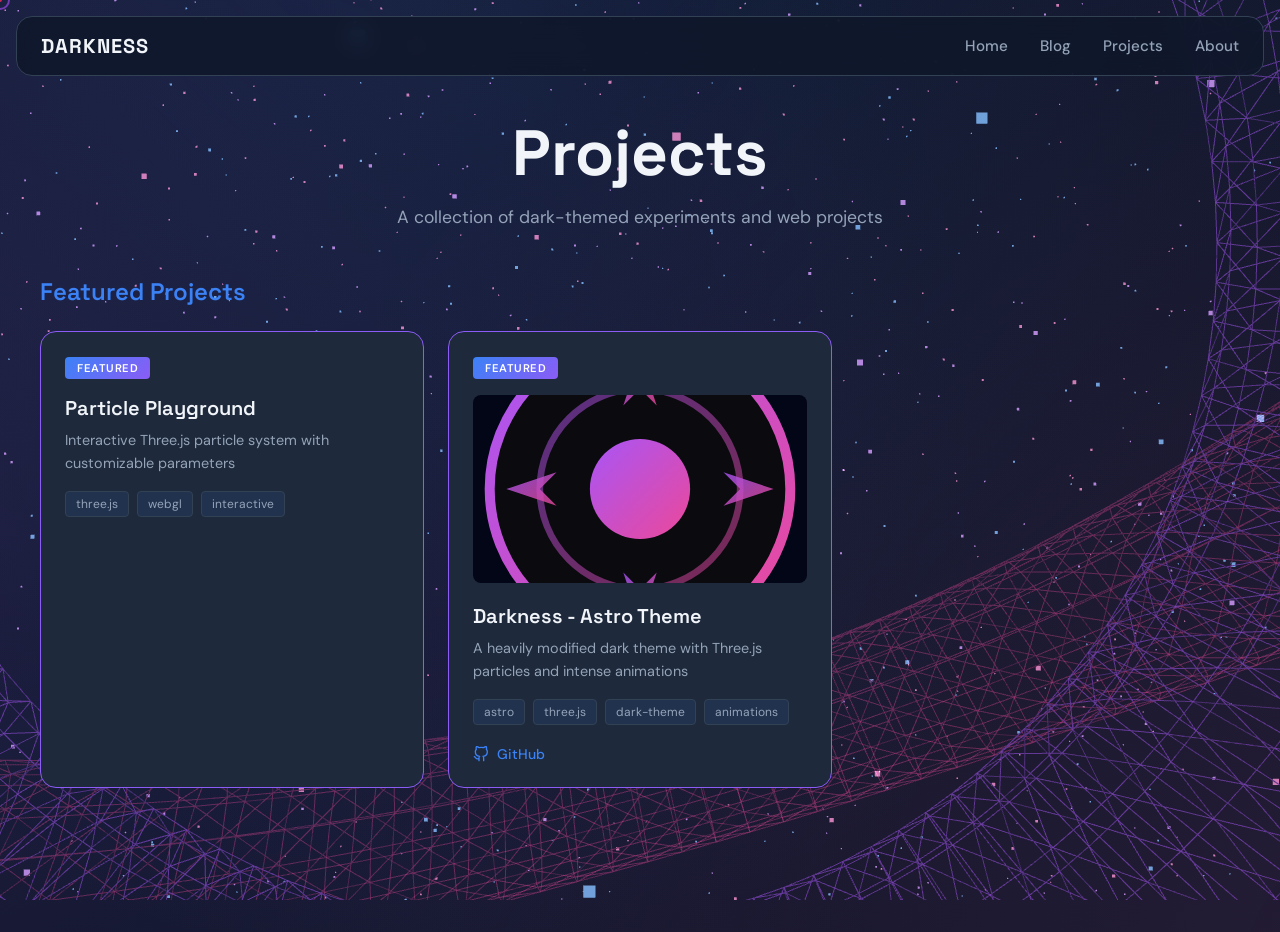
<file: home/projects/index.html>
<!DOCTYPE html><html lang="en" data-astro-cid-37fxchfa> <head><meta charset="UTF-8"><meta name="description" content="Portfolio of dark-themed web projects and experiments"><meta name="viewport" content="width=device-width"><link rel="icon" type="image/svg+xml" href="/home/favicon.svg"><meta name="generator" content="Astro v5.16.6"><!-- Google Fonts: Space Grotesk + DM Sans --><link rel="preconnect" href="https://fonts.googleapis.com"><link rel="preconnect" href="https://fonts.gstatic.com" crossorigin><link href="https://fonts.googleapis.com/css2?family=DM+Sans:wght@400;500;600;700&family=Space+Grotesk:wght@400;500;600;700&display=swap" rel="stylesheet"><title>Projects - Darkness</title><meta name="astro-view-transitions-enabled" content="true"><meta name="astro-view-transitions-fallback" content="animate"><script type="module" src="/home/_astro/ClientRouter.astro_astro_type_script_index_0_lang.QW52Ox2j.js"></script><link rel="stylesheet" href="/home/_astro/_slug_.DJC1CDZw.css">
<style>.project-card[data-astro-cid-mspuyifq]{position:relative;background:var(--color-bg-card);border:1px solid var(--color-border);border-radius:1rem;padding:1.5rem;transition:all .2s ease;cursor:pointer}.project-card[data-astro-cid-mspuyifq].featured{border-color:var(--color-accent-purple)}.project-card[data-astro-cid-mspuyifq]:hover{border-color:var(--color-primary);box-shadow:0 8px 30px #3b82f626}.project-card-content[data-astro-cid-mspuyifq]{position:relative}.featured-badge[data-astro-cid-mspuyifq]{display:inline-block;padding:.25rem .75rem;background:linear-gradient(135deg,var(--color-primary),var(--color-accent-purple));border-radius:.25rem;font-size:.7rem;font-weight:600;color:#fff;text-transform:uppercase;letter-spacing:.05em;margin-bottom:1rem}.project-image[data-astro-cid-mspuyifq]{width:100%;aspect-ratio:16 / 9;margin-bottom:1.25rem;border-radius:.5rem;overflow:hidden;background:var(--color-bg-darker)}.project-image[data-astro-cid-mspuyifq] img[data-astro-cid-mspuyifq]{width:100%;height:100%;object-fit:cover;transition:transform .3s ease}.project-card[data-astro-cid-mspuyifq]:hover .project-image[data-astro-cid-mspuyifq] img[data-astro-cid-mspuyifq]{transform:scale(1.05)}.project-title[data-astro-cid-mspuyifq]{font-family:var(--font-heading);font-size:1.25rem;font-weight:600;margin-bottom:.5rem;color:var(--color-text);transition:color .2s ease}.project-card[data-astro-cid-mspuyifq]:hover .project-title[data-astro-cid-mspuyifq]{color:var(--color-primary)}.project-description[data-astro-cid-mspuyifq]{color:var(--color-text-dim);line-height:1.6;font-size:.9rem;margin-bottom:1rem}.project-tags[data-astro-cid-mspuyifq]{display:flex;flex-wrap:wrap;gap:.5rem;margin-bottom:1.25rem}.tag[data-astro-cid-mspuyifq]{padding:.25rem .625rem;background:#3b82f61a;border:1px solid var(--color-border);border-radius:.25rem;font-size:.75rem;color:var(--color-text-dim)}.project-links[data-astro-cid-mspuyifq]{display:flex;gap:1rem;flex-wrap:wrap}.project-link[data-astro-cid-mspuyifq]{display:inline-flex;align-items:center;gap:.5rem;color:var(--color-primary);text-decoration:none;font-size:.875rem;font-weight:500;transition:color .2s ease}.project-link[data-astro-cid-mspuyifq]:hover{color:var(--color-accent-cyan)}.projects-page[data-astro-cid-aid3sr62]{min-height:100vh;padding:calc(var(--nav-height) + 2rem) 2rem 5rem}.container[data-astro-cid-aid3sr62]{max-width:1200px;margin:0 auto}.projects-header[data-astro-cid-aid3sr62]{text-align:center;margin-bottom:3rem}.page-title[data-astro-cid-aid3sr62]{font-family:var(--font-heading);font-size:clamp(2.5rem,8vw,4rem);font-weight:700;margin-bottom:.75rem;color:var(--color-text)}.page-subtitle[data-astro-cid-aid3sr62]{font-size:1.1rem;color:var(--color-text-dim);max-width:500px;margin:0 auto}.featured-section[data-astro-cid-aid3sr62],.other-projects[data-astro-cid-aid3sr62]{margin-bottom:4rem}.section-title[data-astro-cid-aid3sr62]{font-family:var(--font-heading);font-size:1.5rem;font-weight:600;margin-bottom:1.5rem;color:var(--color-primary)}.projects-grid[data-astro-cid-aid3sr62]{display:grid;grid-template-columns:repeat(auto-fill,minmax(320px,1fr));gap:1.5rem}.featured-grid[data-astro-cid-aid3sr62]{grid-template-columns:repeat(auto-fill,minmax(380px,1fr))}@media(max-width:768px){.projects-page[data-astro-cid-aid3sr62]{padding-top:calc(var(--nav-height) + 1rem)}.projects-grid[data-astro-cid-aid3sr62],.featured-grid[data-astro-cid-aid3sr62]{grid-template-columns:1fr}}
</style></head> <body data-astro-cid-37fxchfa> <div class="cursor-follower" data-astro-cid-37fxchfa></div> <canvas id="three-canvas" data-astro-cid-37fxchfa></canvas> <div id="page-content" data-astro-cid-37fxchfa>  <canvas id="three-canvas" data-astro-cid-q63hvxhz></canvas> <script type="module" src="/home/_astro/ThreeBackground.astro_astro_type_script_index_0_lang.9M3qvoaQ.js"></script>  <nav class="nav" data-astro-cid-pux6a34n> <div class="nav-container" data-astro-cid-pux6a34n> <a href="/home/" class="logo" data-astro-cid-pux6a34n>DARKNESS</a> <div class="nav-links" data-astro-cid-pux6a34n> <a href="/home/" class="nav-link" data-astro-cid-pux6a34n>
Home
</a> <a href="/home/blog" class="nav-link" data-astro-cid-pux6a34n>
Blog
</a> <a href="/home/projects" class="nav-link" data-astro-cid-pux6a34n>
Projects
</a> <a href="/home/about" class="nav-link" data-astro-cid-pux6a34n>
About
</a> </div> <!-- Mobile menu button --> <button class="mobile-menu-btn" aria-label="Toggle menu" id="mobile-menu-btn" data-astro-cid-pux6a34n> <svg class="icon" xmlns="http://www.w3.org/2000/svg" width="24" height="24" viewBox="0 0 24 24" fill="none" stroke="currentColor" stroke-width="2" stroke-linecap="round" stroke-linejoin="round" data-astro-cid-pux6a34n> <line x1="3" y1="12" x2="21" y2="12" data-astro-cid-pux6a34n></line> <line x1="3" y1="6" x2="21" y2="6" data-astro-cid-pux6a34n></line> <line x1="3" y1="18" x2="21" y2="18" data-astro-cid-pux6a34n></line> </svg> </button> </div> </nav> <!-- Mobile menu overlay --> <div class="mobile-menu" id="mobile-menu" data-astro-cid-pux6a34n> <div class="mobile-menu-content" data-astro-cid-pux6a34n> <a href="/home/" class="mobile-nav-link" data-astro-cid-pux6a34n>Home</a> <a href="/home/blog" class="mobile-nav-link" data-astro-cid-pux6a34n>Blog</a> <a href="/home/projects" class="mobile-nav-link" data-astro-cid-pux6a34n>Projects</a> <a href="/home/about" class="mobile-nav-link" data-astro-cid-pux6a34n>About</a> </div> </div>  <script type="module">const n=document.getElementById("mobile-menu-btn"),e=document.getElementById("mobile-menu");n&&e&&(n.addEventListener("click",()=>{e.classList.toggle("open")}),e.querySelectorAll(".mobile-nav-link").forEach(t=>{t.addEventListener("click",()=>{e.classList.remove("open")})}));</script> <main class="projects-page" data-astro-cid-aid3sr62> <div class="container" data-astro-cid-aid3sr62> <header class="projects-header" data-astro-cid-aid3sr62> <h1 class="page-title" data-astro-cid-aid3sr62>Projects</h1> <p class="page-subtitle" data-astro-cid-aid3sr62>
A collection of dark-themed experiments and web projects
</p> </header> <section class="featured-section" data-astro-cid-aid3sr62> <h2 class="section-title" data-astro-cid-aid3sr62>Featured Projects</h2> <div class="projects-grid featured-grid" data-astro-cid-aid3sr62> <article class="project-card featured" data-astro-cid-mspuyifq> <div class="project-card-content" data-astro-cid-mspuyifq> <span class="featured-badge" data-astro-cid-mspuyifq>Featured</span>  <h3 class="project-title" data-astro-cid-mspuyifq>Particle Playground</h3> <p class="project-description" data-astro-cid-mspuyifq>Interactive Three.js particle system with customizable parameters</p> <div class="project-tags" data-astro-cid-mspuyifq> <span class="tag" data-astro-cid-mspuyifq>three.js</span><span class="tag" data-astro-cid-mspuyifq>webgl</span><span class="tag" data-astro-cid-mspuyifq>interactive</span> </div> <div class="project-links" data-astro-cid-mspuyifq>   </div> </div> </article> <article class="project-card featured" data-astro-cid-mspuyifq> <div class="project-card-content" data-astro-cid-mspuyifq> <span class="featured-badge" data-astro-cid-mspuyifq>Featured</span> <div class="project-image" data-astro-cid-mspuyifq> <img src="/home/favicon.svg" alt="Darkness - Astro Theme" loading="lazy" data-astro-cid-mspuyifq> </div> <h3 class="project-title" data-astro-cid-mspuyifq>Darkness - Astro Theme</h3> <p class="project-description" data-astro-cid-mspuyifq>A heavily modified dark theme with Three.js particles and intense animations</p> <div class="project-tags" data-astro-cid-mspuyifq> <span class="tag" data-astro-cid-mspuyifq>astro</span><span class="tag" data-astro-cid-mspuyifq>three.js</span><span class="tag" data-astro-cid-mspuyifq>dark-theme</span><span class="tag" data-astro-cid-mspuyifq>animations</span> </div> <div class="project-links" data-astro-cid-mspuyifq>  <a href="https://github.com/yourusername/astro-darkness" class="project-link" target="_blank" rel="noopener noreferrer" data-astro-cid-mspuyifq> <svg xmlns="http://www.w3.org/2000/svg" width="16" height="16" viewBox="0 0 24 24" fill="none" stroke="currentColor" stroke-width="2" stroke-linecap="round" stroke-linejoin="round" data-astro-cid-mspuyifq> <path d="M9 19c-5 1.5-5-2.5-7-3m14 6v-3.87a3.37 3.37 0 0 0-.94-2.61c3.14-.35 6.44-1.54 6.44-7A5.44 5.44 0 0 0 20 4.77 5.07 5.07 0 0 0 19.91 1S18.73.65 16 2.48a13.38 13.38 0 0 0-7 0C6.27.65 5.09 1 5.09 1A5.07 5.07 0 0 0 5 4.77a5.44 5.44 0 0 0-1.5 3.78c0 5.42 3.3 6.61 6.44 7A3.37 3.37 0 0 0 9 18.13V22" data-astro-cid-mspuyifq></path> </svg>
GitHub
</a> </div> </div> </article>  </div> </section>  </div> </main>  </div>  <script type="module">const e=document.querySelector(".cursor-follower");document.addEventListener("mousemove",t=>{e.style.left=t.clientX+"px",e.style.top=t.clientY+"px"});const o=document.querySelectorAll("a, button, .card");o.forEach(t=>{t.addEventListener("mouseenter",()=>{e.style.width="40px",e.style.height="40px",e.style.backgroundColor="rgba(168, 85, 247, 0.2)"}),t.addEventListener("mouseleave",()=>{e.style.width="20px",e.style.height="20px",e.style.backgroundColor="transparent"})});</script> </body> </html>
</file>
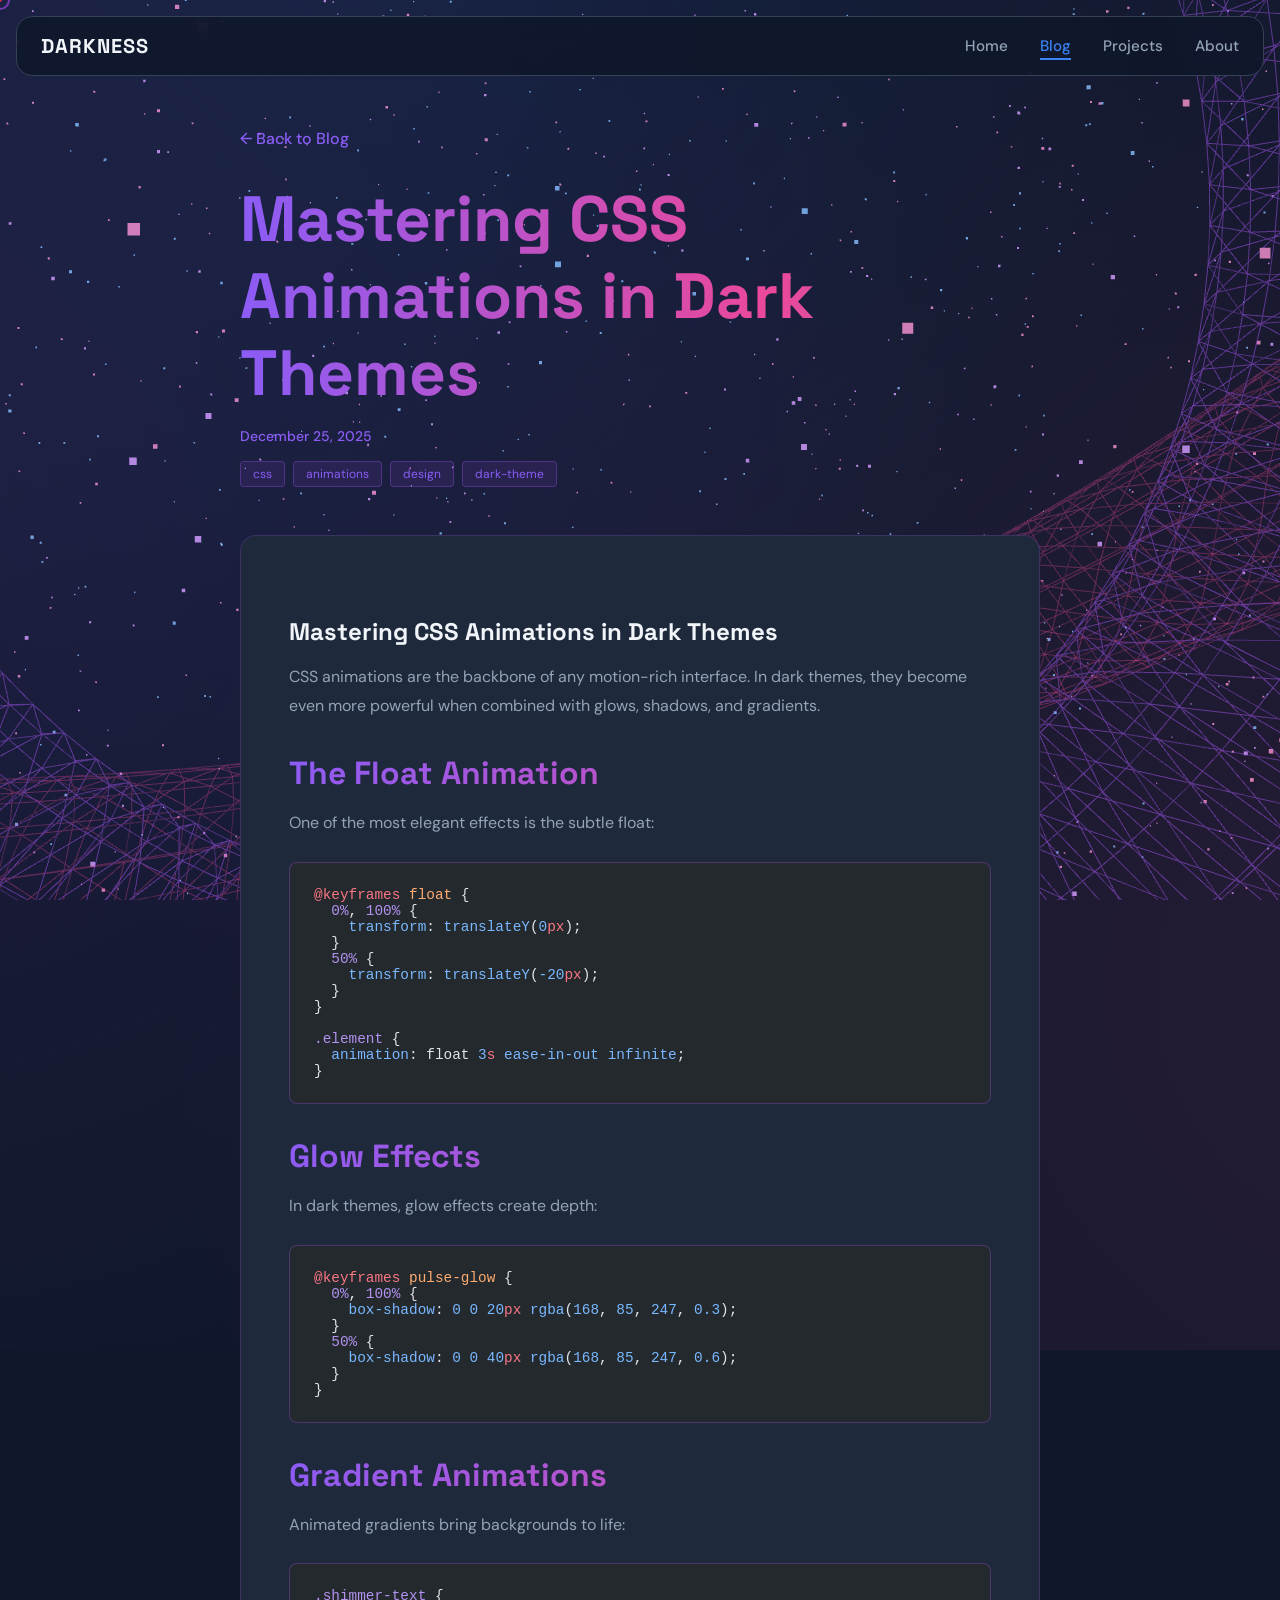
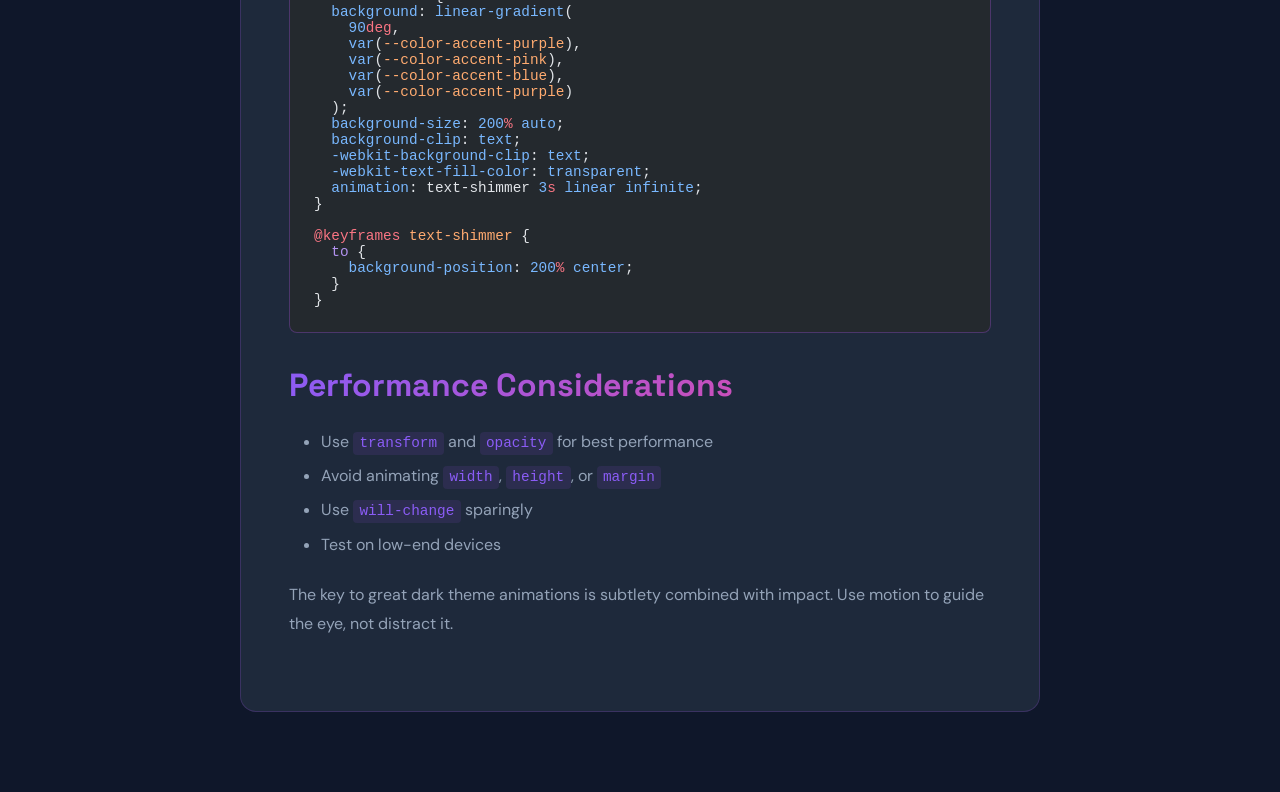
<file: home/blog/css-animations-mastery/index.html>
<!DOCTYPE html><html lang="en" data-astro-cid-37fxchfa> <head><meta charset="UTF-8"><meta name="description" content="Advanced CSS animation techniques for creating motion-rich dark interfaces"><meta name="viewport" content="width=device-width"><link rel="icon" type="image/svg+xml" href="/home/favicon.svg"><meta name="generator" content="Astro v5.16.6"><!-- Google Fonts: Space Grotesk + DM Sans --><link rel="preconnect" href="https://fonts.googleapis.com"><link rel="preconnect" href="https://fonts.gstatic.com" crossorigin><link href="https://fonts.googleapis.com/css2?family=DM+Sans:wght@400;500;600;700&family=Space+Grotesk:wght@400;500;600;700&display=swap" rel="stylesheet"><title>Mastering CSS Animations in Dark Themes - Darkness</title><meta name="astro-view-transitions-enabled" content="true"><meta name="astro-view-transitions-fallback" content="animate"><script type="module" src="/home/_astro/ClientRouter.astro_astro_type_script_index_0_lang.QW52Ox2j.js"></script><link rel="stylesheet" href="/home/_astro/_slug_.DJC1CDZw.css">
<style>.blog-post[data-astro-cid-2q5oecfc]{min-height:100vh;padding:8rem 2rem 5rem}.container[data-astro-cid-2q5oecfc]{max-width:800px;margin:0 auto}.post-header[data-astro-cid-2q5oecfc]{margin-bottom:3rem;animation:fadeInDown 1s ease-out}.back-link[data-astro-cid-2q5oecfc]{display:inline-block;color:var(--color-accent-purple);text-decoration:none;margin-bottom:2rem;font-weight:500;transition:all .3s ease}.back-link[data-astro-cid-2q5oecfc]:hover{transform:translate(-5px);color:var(--color-accent-pink)}.post-title[data-astro-cid-2q5oecfc]{font-size:clamp(2.5rem,6vw,4rem);font-weight:900;margin-bottom:1rem;line-height:1.2}.post-meta[data-astro-cid-2q5oecfc]{display:flex;gap:1.5rem;margin-bottom:1rem;font-size:.875rem}.post-date[data-astro-cid-2q5oecfc]{color:var(--color-accent-purple);font-weight:500}.post-updated[data-astro-cid-2q5oecfc]{color:var(--color-text-dim)}.post-tags[data-astro-cid-2q5oecfc]{display:flex;flex-wrap:wrap;gap:.5rem;margin-top:1rem}.tag[data-astro-cid-2q5oecfc]{padding:.25rem .75rem;background:#a855f71a;border:1px solid rgba(168,85,247,.3);border-radius:.25rem;font-size:.75rem;color:var(--color-accent-purple)}.post-content[data-astro-cid-2q5oecfc]{background:var(--color-bg-card);border:1px solid rgba(168,85,247,.2);border-radius:1rem;padding:3rem;animation:fadeInUp 1s ease-out .2s backwards}.post-content[data-astro-cid-2q5oecfc] h1,.post-content[data-astro-cid-2q5oecfc] h2,.post-content[data-astro-cid-2q5oecfc] h3,.post-content[data-astro-cid-2q5oecfc] h4{color:var(--color-text);margin-top:2rem;margin-bottom:1rem;font-weight:700}.post-content[data-astro-cid-2q5oecfc] h2{font-size:2rem;background:linear-gradient(135deg,var(--color-accent-purple),var(--color-accent-pink));background-clip:text;-webkit-background-clip:text;-webkit-text-fill-color:transparent}.post-content[data-astro-cid-2q5oecfc] h3{font-size:1.5rem}.post-content[data-astro-cid-2q5oecfc] p{line-height:1.8;margin-bottom:1.5rem;color:var(--color-text-dim)}.post-content[data-astro-cid-2q5oecfc] a{color:var(--color-accent-purple);text-decoration:none;border-bottom:1px solid var(--color-accent-purple);transition:all .3s ease}.post-content[data-astro-cid-2q5oecfc] a:hover{color:var(--color-accent-pink);border-color:var(--color-accent-pink)}.post-content[data-astro-cid-2q5oecfc] code{background:#a855f71a;padding:.2rem .4rem;border-radius:.25rem;font-family:Courier New,monospace;font-size:.9em;color:var(--color-accent-purple)}.post-content[data-astro-cid-2q5oecfc] pre{background:var(--color-bg-darker);border:1px solid rgba(168,85,247,.3);border-radius:.5rem;padding:1.5rem;overflow-x:auto;margin:1.5rem 0}.post-content[data-astro-cid-2q5oecfc] pre code{background:none;padding:0;color:var(--color-text)}.post-content[data-astro-cid-2q5oecfc] ul,.post-content[data-astro-cid-2q5oecfc] ol{margin:1.5rem 0;padding-left:2rem;color:var(--color-text-dim)}.post-content[data-astro-cid-2q5oecfc] li{margin-bottom:.5rem;line-height:1.6}.post-content[data-astro-cid-2q5oecfc] blockquote{border-left:4px solid var(--color-accent-purple);padding-left:1.5rem;margin:1.5rem 0;font-style:italic;color:var(--color-text-dim)}@keyframes fadeInDown{0%{opacity:0;transform:translateY(-30px)}to{opacity:1;transform:translateY(0)}}@keyframes fadeInUp{0%{opacity:0;transform:translateY(30px)}to{opacity:1;transform:translateY(0)}}@media(max-width:768px){.post-content[data-astro-cid-2q5oecfc]{padding:2rem 1.5rem}}
</style></head> <body data-astro-cid-37fxchfa> <div class="cursor-follower" data-astro-cid-37fxchfa></div> <canvas id="three-canvas" data-astro-cid-37fxchfa></canvas> <div id="page-content" data-astro-cid-37fxchfa>  <canvas id="three-canvas" data-astro-cid-q63hvxhz></canvas> <script type="module" src="/home/_astro/ThreeBackground.astro_astro_type_script_index_0_lang.9M3qvoaQ.js"></script>  <nav class="nav" data-astro-cid-pux6a34n> <div class="nav-container" data-astro-cid-pux6a34n> <a href="/home/" class="logo" data-astro-cid-pux6a34n>DARKNESS</a> <div class="nav-links" data-astro-cid-pux6a34n> <a href="/home/" class="nav-link" data-astro-cid-pux6a34n>
Home
</a> <a href="/home/blog" class="nav-link active" data-astro-cid-pux6a34n>
Blog
</a> <a href="/home/projects" class="nav-link" data-astro-cid-pux6a34n>
Projects
</a> <a href="/home/about" class="nav-link" data-astro-cid-pux6a34n>
About
</a> </div> <!-- Mobile menu button --> <button class="mobile-menu-btn" aria-label="Toggle menu" id="mobile-menu-btn" data-astro-cid-pux6a34n> <svg class="icon" xmlns="http://www.w3.org/2000/svg" width="24" height="24" viewBox="0 0 24 24" fill="none" stroke="currentColor" stroke-width="2" stroke-linecap="round" stroke-linejoin="round" data-astro-cid-pux6a34n> <line x1="3" y1="12" x2="21" y2="12" data-astro-cid-pux6a34n></line> <line x1="3" y1="6" x2="21" y2="6" data-astro-cid-pux6a34n></line> <line x1="3" y1="18" x2="21" y2="18" data-astro-cid-pux6a34n></line> </svg> </button> </div> </nav> <!-- Mobile menu overlay --> <div class="mobile-menu" id="mobile-menu" data-astro-cid-pux6a34n> <div class="mobile-menu-content" data-astro-cid-pux6a34n> <a href="/home/" class="mobile-nav-link" data-astro-cid-pux6a34n>Home</a> <a href="/home/blog" class="mobile-nav-link active" data-astro-cid-pux6a34n>Blog</a> <a href="/home/projects" class="mobile-nav-link" data-astro-cid-pux6a34n>Projects</a> <a href="/home/about" class="mobile-nav-link" data-astro-cid-pux6a34n>About</a> </div> </div>  <script type="module">const n=document.getElementById("mobile-menu-btn"),e=document.getElementById("mobile-menu");n&&e&&(n.addEventListener("click",()=>{e.classList.toggle("open")}),e.querySelectorAll(".mobile-nav-link").forEach(t=>{t.addEventListener("click",()=>{e.classList.remove("open")})}));</script> <article class="blog-post" data-astro-cid-2q5oecfc> <div class="container" data-astro-cid-2q5oecfc> <header class="post-header" data-astro-cid-2q5oecfc> <a href="/home/blog" class="back-link" data-astro-cid-2q5oecfc>← Back to Blog</a> <h1 class="post-title shimmer-text" data-astro-cid-2q5oecfc>Mastering CSS Animations in Dark Themes</h1> <div class="post-meta" data-astro-cid-2q5oecfc> <time class="post-date" data-astro-cid-2q5oecfc>December 25, 2025</time>  </div> <div class="post-tags" data-astro-cid-2q5oecfc> <span class="tag" data-astro-cid-2q5oecfc>css</span><span class="tag" data-astro-cid-2q5oecfc>animations</span><span class="tag" data-astro-cid-2q5oecfc>design</span><span class="tag" data-astro-cid-2q5oecfc>dark-theme</span> </div> </header> <div class="post-content" data-astro-cid-2q5oecfc>  <h1 id="mastering-css-animations-in-dark-themes">Mastering CSS Animations in Dark Themes</h1>
<p>CSS animations are the backbone of any motion-rich interface. In dark themes, they become even more powerful when combined with glows, shadows, and gradients.</p>
<h2 id="the-float-animation">The Float Animation</h2>
<p>One of the most elegant effects is the subtle float:</p>
<pre class="astro-code github-dark" style="background-color:#24292e;color:#e1e4e8; overflow-x: auto;" tabindex="0" data-language="css"><code><span class="line"><span style="color:#F97583">@keyframes</span><span style="color:#FFAB70"> float</span><span style="color:#E1E4E8"> {</span></span>
<span class="line"><span style="color:#B392F0">  0%</span><span style="color:#E1E4E8">, </span><span style="color:#B392F0">100%</span><span style="color:#E1E4E8"> {</span></span>
<span class="line"><span style="color:#79B8FF">    transform</span><span style="color:#E1E4E8">: </span><span style="color:#79B8FF">translateY</span><span style="color:#E1E4E8">(</span><span style="color:#79B8FF">0</span><span style="color:#F97583">px</span><span style="color:#E1E4E8">);</span></span>
<span class="line"><span style="color:#E1E4E8">  }</span></span>
<span class="line"><span style="color:#B392F0">  50%</span><span style="color:#E1E4E8"> {</span></span>
<span class="line"><span style="color:#79B8FF">    transform</span><span style="color:#E1E4E8">: </span><span style="color:#79B8FF">translateY</span><span style="color:#E1E4E8">(</span><span style="color:#79B8FF">-20</span><span style="color:#F97583">px</span><span style="color:#E1E4E8">);</span></span>
<span class="line"><span style="color:#E1E4E8">  }</span></span>
<span class="line"><span style="color:#E1E4E8">}</span></span>
<span class="line"></span>
<span class="line"><span style="color:#B392F0">.element</span><span style="color:#E1E4E8"> {</span></span>
<span class="line"><span style="color:#79B8FF">  animation</span><span style="color:#E1E4E8">: float </span><span style="color:#79B8FF">3</span><span style="color:#F97583">s</span><span style="color:#79B8FF"> ease-in-out</span><span style="color:#79B8FF"> infinite</span><span style="color:#E1E4E8">;</span></span>
<span class="line"><span style="color:#E1E4E8">}</span></span></code></pre>
<h2 id="glow-effects">Glow Effects</h2>
<p>In dark themes, glow effects create depth:</p>
<pre class="astro-code github-dark" style="background-color:#24292e;color:#e1e4e8; overflow-x: auto;" tabindex="0" data-language="css"><code><span class="line"><span style="color:#F97583">@keyframes</span><span style="color:#FFAB70"> pulse-glow</span><span style="color:#E1E4E8"> {</span></span>
<span class="line"><span style="color:#B392F0">  0%</span><span style="color:#E1E4E8">, </span><span style="color:#B392F0">100%</span><span style="color:#E1E4E8"> {</span></span>
<span class="line"><span style="color:#79B8FF">    box-shadow</span><span style="color:#E1E4E8">: </span><span style="color:#79B8FF">0</span><span style="color:#79B8FF"> 0</span><span style="color:#79B8FF"> 20</span><span style="color:#F97583">px</span><span style="color:#79B8FF"> rgba</span><span style="color:#E1E4E8">(</span><span style="color:#79B8FF">168</span><span style="color:#E1E4E8">, </span><span style="color:#79B8FF">85</span><span style="color:#E1E4E8">, </span><span style="color:#79B8FF">247</span><span style="color:#E1E4E8">, </span><span style="color:#79B8FF">0.3</span><span style="color:#E1E4E8">);</span></span>
<span class="line"><span style="color:#E1E4E8">  }</span></span>
<span class="line"><span style="color:#B392F0">  50%</span><span style="color:#E1E4E8"> {</span></span>
<span class="line"><span style="color:#79B8FF">    box-shadow</span><span style="color:#E1E4E8">: </span><span style="color:#79B8FF">0</span><span style="color:#79B8FF"> 0</span><span style="color:#79B8FF"> 40</span><span style="color:#F97583">px</span><span style="color:#79B8FF"> rgba</span><span style="color:#E1E4E8">(</span><span style="color:#79B8FF">168</span><span style="color:#E1E4E8">, </span><span style="color:#79B8FF">85</span><span style="color:#E1E4E8">, </span><span style="color:#79B8FF">247</span><span style="color:#E1E4E8">, </span><span style="color:#79B8FF">0.6</span><span style="color:#E1E4E8">);</span></span>
<span class="line"><span style="color:#E1E4E8">  }</span></span>
<span class="line"><span style="color:#E1E4E8">}</span></span></code></pre>
<h2 id="gradient-animations">Gradient Animations</h2>
<p>Animated gradients bring backgrounds to life:</p>
<pre class="astro-code github-dark" style="background-color:#24292e;color:#e1e4e8; overflow-x: auto;" tabindex="0" data-language="css"><code><span class="line"><span style="color:#B392F0">.shimmer-text</span><span style="color:#E1E4E8"> {</span></span>
<span class="line"><span style="color:#79B8FF">  background</span><span style="color:#E1E4E8">: </span><span style="color:#79B8FF">linear-gradient</span><span style="color:#E1E4E8">(</span></span>
<span class="line"><span style="color:#79B8FF">    90</span><span style="color:#F97583">deg</span><span style="color:#E1E4E8">,</span></span>
<span class="line"><span style="color:#79B8FF">    var</span><span style="color:#E1E4E8">(</span><span style="color:#FFAB70">--color-accent-purple</span><span style="color:#E1E4E8">),</span></span>
<span class="line"><span style="color:#79B8FF">    var</span><span style="color:#E1E4E8">(</span><span style="color:#FFAB70">--color-accent-pink</span><span style="color:#E1E4E8">),</span></span>
<span class="line"><span style="color:#79B8FF">    var</span><span style="color:#E1E4E8">(</span><span style="color:#FFAB70">--color-accent-blue</span><span style="color:#E1E4E8">),</span></span>
<span class="line"><span style="color:#79B8FF">    var</span><span style="color:#E1E4E8">(</span><span style="color:#FFAB70">--color-accent-purple</span><span style="color:#E1E4E8">)</span></span>
<span class="line"><span style="color:#E1E4E8">  );</span></span>
<span class="line"><span style="color:#79B8FF">  background-size</span><span style="color:#E1E4E8">: </span><span style="color:#79B8FF">200</span><span style="color:#F97583">%</span><span style="color:#79B8FF"> auto</span><span style="color:#E1E4E8">;</span></span>
<span class="line"><span style="color:#79B8FF">  background-clip</span><span style="color:#E1E4E8">: </span><span style="color:#79B8FF">text</span><span style="color:#E1E4E8">;</span></span>
<span class="line"><span style="color:#79B8FF">  -webkit-background-clip</span><span style="color:#E1E4E8">: </span><span style="color:#79B8FF">text</span><span style="color:#E1E4E8">;</span></span>
<span class="line"><span style="color:#79B8FF">  -webkit-text-fill-color</span><span style="color:#E1E4E8">: </span><span style="color:#79B8FF">transparent</span><span style="color:#E1E4E8">;</span></span>
<span class="line"><span style="color:#79B8FF">  animation</span><span style="color:#E1E4E8">: text-shimmer </span><span style="color:#79B8FF">3</span><span style="color:#F97583">s</span><span style="color:#79B8FF"> linear</span><span style="color:#79B8FF"> infinite</span><span style="color:#E1E4E8">;</span></span>
<span class="line"><span style="color:#E1E4E8">}</span></span>
<span class="line"></span>
<span class="line"><span style="color:#F97583">@keyframes</span><span style="color:#FFAB70"> text-shimmer</span><span style="color:#E1E4E8"> {</span></span>
<span class="line"><span style="color:#B392F0">  to</span><span style="color:#E1E4E8"> {</span></span>
<span class="line"><span style="color:#79B8FF">    background-position</span><span style="color:#E1E4E8">: </span><span style="color:#79B8FF">200</span><span style="color:#F97583">%</span><span style="color:#79B8FF"> center</span><span style="color:#E1E4E8">;</span></span>
<span class="line"><span style="color:#E1E4E8">  }</span></span>
<span class="line"><span style="color:#E1E4E8">}</span></span></code></pre>
<h2 id="performance-considerations">Performance Considerations</h2>
<ul>
<li>Use <code>transform</code> and <code>opacity</code> for best performance</li>
<li>Avoid animating <code>width</code>, <code>height</code>, or <code>margin</code></li>
<li>Use <code>will-change</code> sparingly</li>
<li>Test on low-end devices</li>
</ul>
<p>The key to great dark theme animations is subtlety combined with impact. Use motion to guide the eye, not distract it.</p>  </div> </div> </article>  </div>  <script type="module">const e=document.querySelector(".cursor-follower");document.addEventListener("mousemove",t=>{e.style.left=t.clientX+"px",e.style.top=t.clientY+"px"});const o=document.querySelectorAll("a, button, .card");o.forEach(t=>{t.addEventListener("mouseenter",()=>{e.style.width="40px",e.style.height="40px",e.style.backgroundColor="rgba(168, 85, 247, 0.2)"}),t.addEventListener("mouseleave",()=>{e.style.width="20px",e.style.height="20px",e.style.backgroundColor="transparent"})});</script> </body> </html>
</file>
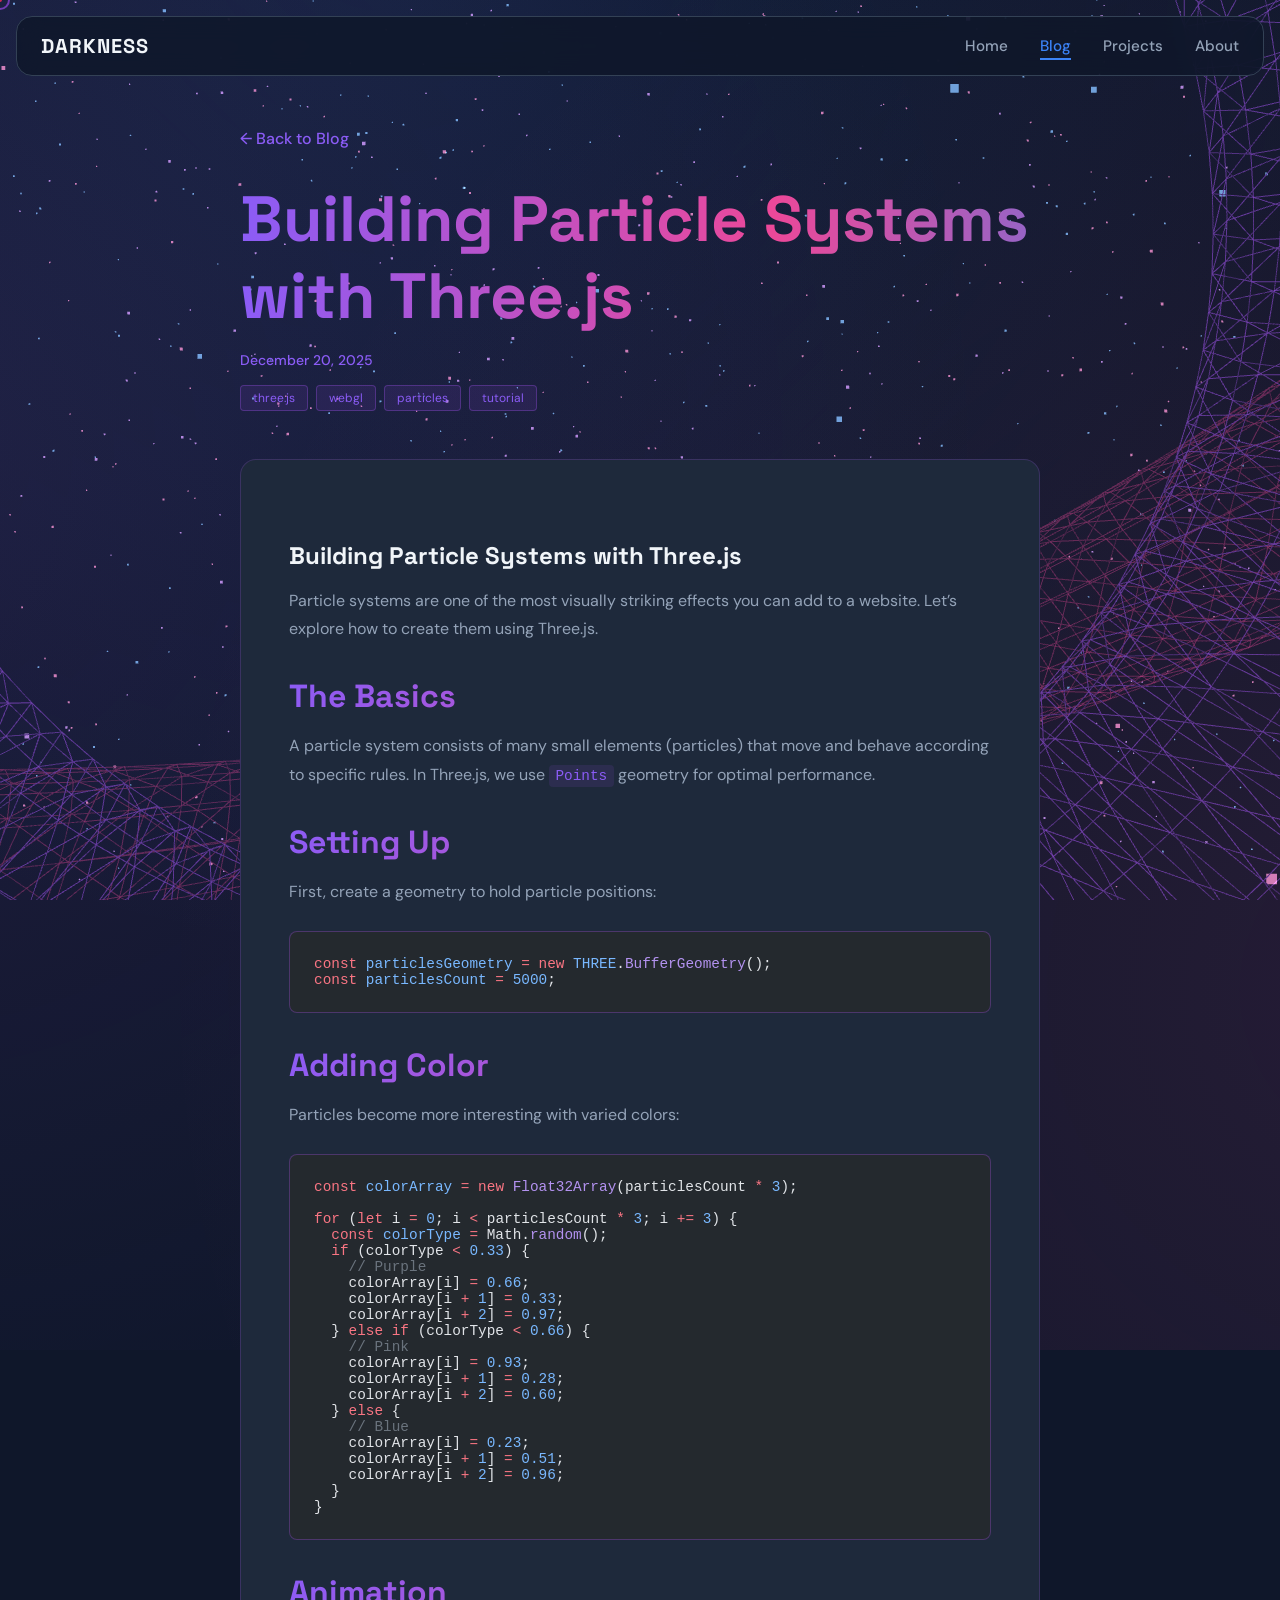
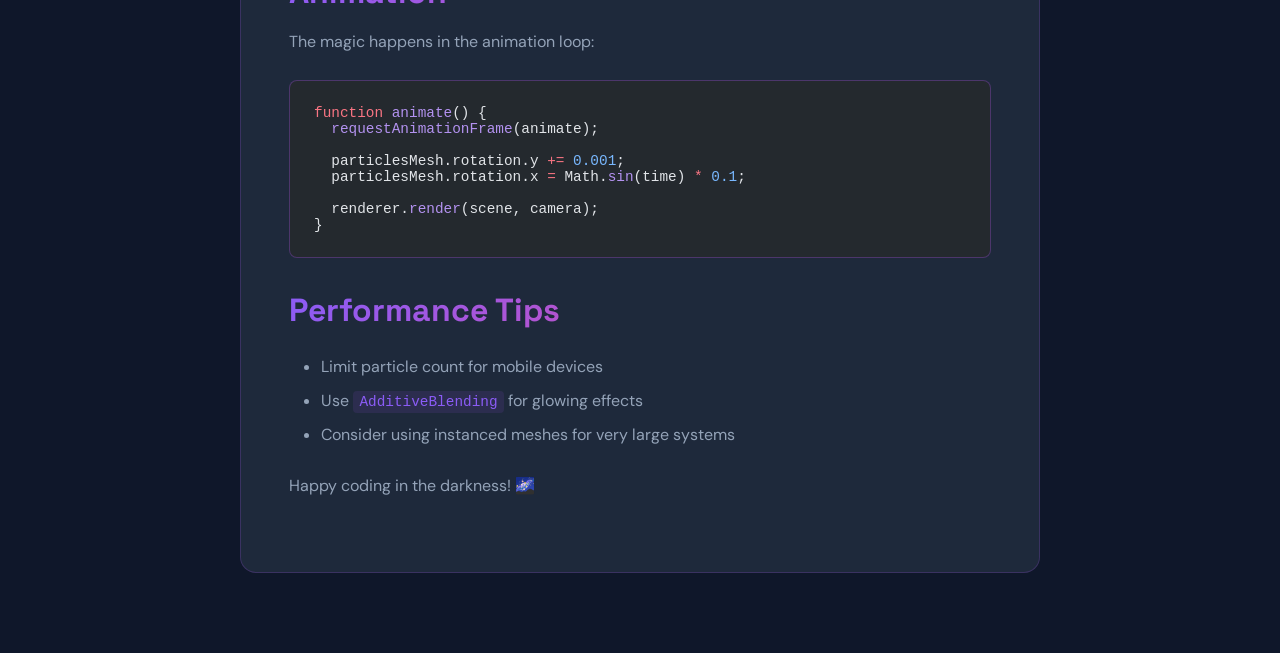
<file: home/blog/threejs-particle-systems/index.html>
<!DOCTYPE html><html lang="en" data-astro-cid-37fxchfa> <head><meta charset="UTF-8"><meta name="description" content="A deep dive into creating beautiful particle effects for web backgrounds"><meta name="viewport" content="width=device-width"><link rel="icon" type="image/svg+xml" href="/home/favicon.svg"><meta name="generator" content="Astro v5.16.6"><!-- Google Fonts: Space Grotesk + DM Sans --><link rel="preconnect" href="https://fonts.googleapis.com"><link rel="preconnect" href="https://fonts.gstatic.com" crossorigin><link href="https://fonts.googleapis.com/css2?family=DM+Sans:wght@400;500;600;700&family=Space+Grotesk:wght@400;500;600;700&display=swap" rel="stylesheet"><title>Building Particle Systems with Three.js - Darkness</title><meta name="astro-view-transitions-enabled" content="true"><meta name="astro-view-transitions-fallback" content="animate"><script type="module" src="/home/_astro/ClientRouter.astro_astro_type_script_index_0_lang.QW52Ox2j.js"></script><link rel="stylesheet" href="/home/_astro/_slug_.DJC1CDZw.css">
<style>.blog-post[data-astro-cid-2q5oecfc]{min-height:100vh;padding:8rem 2rem 5rem}.container[data-astro-cid-2q5oecfc]{max-width:800px;margin:0 auto}.post-header[data-astro-cid-2q5oecfc]{margin-bottom:3rem;animation:fadeInDown 1s ease-out}.back-link[data-astro-cid-2q5oecfc]{display:inline-block;color:var(--color-accent-purple);text-decoration:none;margin-bottom:2rem;font-weight:500;transition:all .3s ease}.back-link[data-astro-cid-2q5oecfc]:hover{transform:translate(-5px);color:var(--color-accent-pink)}.post-title[data-astro-cid-2q5oecfc]{font-size:clamp(2.5rem,6vw,4rem);font-weight:900;margin-bottom:1rem;line-height:1.2}.post-meta[data-astro-cid-2q5oecfc]{display:flex;gap:1.5rem;margin-bottom:1rem;font-size:.875rem}.post-date[data-astro-cid-2q5oecfc]{color:var(--color-accent-purple);font-weight:500}.post-updated[data-astro-cid-2q5oecfc]{color:var(--color-text-dim)}.post-tags[data-astro-cid-2q5oecfc]{display:flex;flex-wrap:wrap;gap:.5rem;margin-top:1rem}.tag[data-astro-cid-2q5oecfc]{padding:.25rem .75rem;background:#a855f71a;border:1px solid rgba(168,85,247,.3);border-radius:.25rem;font-size:.75rem;color:var(--color-accent-purple)}.post-content[data-astro-cid-2q5oecfc]{background:var(--color-bg-card);border:1px solid rgba(168,85,247,.2);border-radius:1rem;padding:3rem;animation:fadeInUp 1s ease-out .2s backwards}.post-content[data-astro-cid-2q5oecfc] h1,.post-content[data-astro-cid-2q5oecfc] h2,.post-content[data-astro-cid-2q5oecfc] h3,.post-content[data-astro-cid-2q5oecfc] h4{color:var(--color-text);margin-top:2rem;margin-bottom:1rem;font-weight:700}.post-content[data-astro-cid-2q5oecfc] h2{font-size:2rem;background:linear-gradient(135deg,var(--color-accent-purple),var(--color-accent-pink));background-clip:text;-webkit-background-clip:text;-webkit-text-fill-color:transparent}.post-content[data-astro-cid-2q5oecfc] h3{font-size:1.5rem}.post-content[data-astro-cid-2q5oecfc] p{line-height:1.8;margin-bottom:1.5rem;color:var(--color-text-dim)}.post-content[data-astro-cid-2q5oecfc] a{color:var(--color-accent-purple);text-decoration:none;border-bottom:1px solid var(--color-accent-purple);transition:all .3s ease}.post-content[data-astro-cid-2q5oecfc] a:hover{color:var(--color-accent-pink);border-color:var(--color-accent-pink)}.post-content[data-astro-cid-2q5oecfc] code{background:#a855f71a;padding:.2rem .4rem;border-radius:.25rem;font-family:Courier New,monospace;font-size:.9em;color:var(--color-accent-purple)}.post-content[data-astro-cid-2q5oecfc] pre{background:var(--color-bg-darker);border:1px solid rgba(168,85,247,.3);border-radius:.5rem;padding:1.5rem;overflow-x:auto;margin:1.5rem 0}.post-content[data-astro-cid-2q5oecfc] pre code{background:none;padding:0;color:var(--color-text)}.post-content[data-astro-cid-2q5oecfc] ul,.post-content[data-astro-cid-2q5oecfc] ol{margin:1.5rem 0;padding-left:2rem;color:var(--color-text-dim)}.post-content[data-astro-cid-2q5oecfc] li{margin-bottom:.5rem;line-height:1.6}.post-content[data-astro-cid-2q5oecfc] blockquote{border-left:4px solid var(--color-accent-purple);padding-left:1.5rem;margin:1.5rem 0;font-style:italic;color:var(--color-text-dim)}@keyframes fadeInDown{0%{opacity:0;transform:translateY(-30px)}to{opacity:1;transform:translateY(0)}}@keyframes fadeInUp{0%{opacity:0;transform:translateY(30px)}to{opacity:1;transform:translateY(0)}}@media(max-width:768px){.post-content[data-astro-cid-2q5oecfc]{padding:2rem 1.5rem}}
</style></head> <body data-astro-cid-37fxchfa> <div class="cursor-follower" data-astro-cid-37fxchfa></div> <canvas id="three-canvas" data-astro-cid-37fxchfa></canvas> <div id="page-content" data-astro-cid-37fxchfa>  <canvas id="three-canvas" data-astro-cid-q63hvxhz></canvas> <script type="module" src="/home/_astro/ThreeBackground.astro_astro_type_script_index_0_lang.9M3qvoaQ.js"></script>  <nav class="nav" data-astro-cid-pux6a34n> <div class="nav-container" data-astro-cid-pux6a34n> <a href="/home/" class="logo" data-astro-cid-pux6a34n>DARKNESS</a> <div class="nav-links" data-astro-cid-pux6a34n> <a href="/home/" class="nav-link" data-astro-cid-pux6a34n>
Home
</a> <a href="/home/blog" class="nav-link active" data-astro-cid-pux6a34n>
Blog
</a> <a href="/home/projects" class="nav-link" data-astro-cid-pux6a34n>
Projects
</a> <a href="/home/about" class="nav-link" data-astro-cid-pux6a34n>
About
</a> </div> <!-- Mobile menu button --> <button class="mobile-menu-btn" aria-label="Toggle menu" id="mobile-menu-btn" data-astro-cid-pux6a34n> <svg class="icon" xmlns="http://www.w3.org/2000/svg" width="24" height="24" viewBox="0 0 24 24" fill="none" stroke="currentColor" stroke-width="2" stroke-linecap="round" stroke-linejoin="round" data-astro-cid-pux6a34n> <line x1="3" y1="12" x2="21" y2="12" data-astro-cid-pux6a34n></line> <line x1="3" y1="6" x2="21" y2="6" data-astro-cid-pux6a34n></line> <line x1="3" y1="18" x2="21" y2="18" data-astro-cid-pux6a34n></line> </svg> </button> </div> </nav> <!-- Mobile menu overlay --> <div class="mobile-menu" id="mobile-menu" data-astro-cid-pux6a34n> <div class="mobile-menu-content" data-astro-cid-pux6a34n> <a href="/home/" class="mobile-nav-link" data-astro-cid-pux6a34n>Home</a> <a href="/home/blog" class="mobile-nav-link active" data-astro-cid-pux6a34n>Blog</a> <a href="/home/projects" class="mobile-nav-link" data-astro-cid-pux6a34n>Projects</a> <a href="/home/about" class="mobile-nav-link" data-astro-cid-pux6a34n>About</a> </div> </div>  <script type="module">const n=document.getElementById("mobile-menu-btn"),e=document.getElementById("mobile-menu");n&&e&&(n.addEventListener("click",()=>{e.classList.toggle("open")}),e.querySelectorAll(".mobile-nav-link").forEach(t=>{t.addEventListener("click",()=>{e.classList.remove("open")})}));</script> <article class="blog-post" data-astro-cid-2q5oecfc> <div class="container" data-astro-cid-2q5oecfc> <header class="post-header" data-astro-cid-2q5oecfc> <a href="/home/blog" class="back-link" data-astro-cid-2q5oecfc>← Back to Blog</a> <h1 class="post-title shimmer-text" data-astro-cid-2q5oecfc>Building Particle Systems with Three.js</h1> <div class="post-meta" data-astro-cid-2q5oecfc> <time class="post-date" data-astro-cid-2q5oecfc>December 20, 2025</time>  </div> <div class="post-tags" data-astro-cid-2q5oecfc> <span class="tag" data-astro-cid-2q5oecfc>three.js</span><span class="tag" data-astro-cid-2q5oecfc>webgl</span><span class="tag" data-astro-cid-2q5oecfc>particles</span><span class="tag" data-astro-cid-2q5oecfc>tutorial</span> </div> </header> <div class="post-content" data-astro-cid-2q5oecfc>  <h1 id="building-particle-systems-with-threejs">Building Particle Systems with Three.js</h1>
<p>Particle systems are one of the most visually striking effects you can add to a website. Let’s explore how to create them using Three.js.</p>
<h2 id="the-basics">The Basics</h2>
<p>A particle system consists of many small elements (particles) that move and behave according to specific rules. In Three.js, we use <code>Points</code> geometry for optimal performance.</p>
<h2 id="setting-up">Setting Up</h2>
<p>First, create a geometry to hold particle positions:</p>
<pre class="astro-code github-dark" style="background-color:#24292e;color:#e1e4e8; overflow-x: auto;" tabindex="0" data-language="javascript"><code><span class="line"><span style="color:#F97583">const</span><span style="color:#79B8FF"> particlesGeometry</span><span style="color:#F97583"> =</span><span style="color:#F97583"> new</span><span style="color:#79B8FF"> THREE</span><span style="color:#E1E4E8">.</span><span style="color:#B392F0">BufferGeometry</span><span style="color:#E1E4E8">();</span></span>
<span class="line"><span style="color:#F97583">const</span><span style="color:#79B8FF"> particlesCount</span><span style="color:#F97583"> =</span><span style="color:#79B8FF"> 5000</span><span style="color:#E1E4E8">;</span></span></code></pre>
<h2 id="adding-color">Adding Color</h2>
<p>Particles become more interesting with varied colors:</p>
<pre class="astro-code github-dark" style="background-color:#24292e;color:#e1e4e8; overflow-x: auto;" tabindex="0" data-language="javascript"><code><span class="line"><span style="color:#F97583">const</span><span style="color:#79B8FF"> colorArray</span><span style="color:#F97583"> =</span><span style="color:#F97583"> new</span><span style="color:#B392F0"> Float32Array</span><span style="color:#E1E4E8">(particlesCount </span><span style="color:#F97583">*</span><span style="color:#79B8FF"> 3</span><span style="color:#E1E4E8">);</span></span>
<span class="line"></span>
<span class="line"><span style="color:#F97583">for</span><span style="color:#E1E4E8"> (</span><span style="color:#F97583">let</span><span style="color:#E1E4E8"> i </span><span style="color:#F97583">=</span><span style="color:#79B8FF"> 0</span><span style="color:#E1E4E8">; i </span><span style="color:#F97583">&#x3C;</span><span style="color:#E1E4E8"> particlesCount </span><span style="color:#F97583">*</span><span style="color:#79B8FF"> 3</span><span style="color:#E1E4E8">; i </span><span style="color:#F97583">+=</span><span style="color:#79B8FF"> 3</span><span style="color:#E1E4E8">) {</span></span>
<span class="line"><span style="color:#F97583">  const</span><span style="color:#79B8FF"> colorType</span><span style="color:#F97583"> =</span><span style="color:#E1E4E8"> Math.</span><span style="color:#B392F0">random</span><span style="color:#E1E4E8">();</span></span>
<span class="line"><span style="color:#F97583">  if</span><span style="color:#E1E4E8"> (colorType </span><span style="color:#F97583">&#x3C;</span><span style="color:#79B8FF"> 0.33</span><span style="color:#E1E4E8">) {</span></span>
<span class="line"><span style="color:#6A737D">    // Purple</span></span>
<span class="line"><span style="color:#E1E4E8">    colorArray[i] </span><span style="color:#F97583">=</span><span style="color:#79B8FF"> 0.66</span><span style="color:#E1E4E8">;</span></span>
<span class="line"><span style="color:#E1E4E8">    colorArray[i </span><span style="color:#F97583">+</span><span style="color:#79B8FF"> 1</span><span style="color:#E1E4E8">] </span><span style="color:#F97583">=</span><span style="color:#79B8FF"> 0.33</span><span style="color:#E1E4E8">;</span></span>
<span class="line"><span style="color:#E1E4E8">    colorArray[i </span><span style="color:#F97583">+</span><span style="color:#79B8FF"> 2</span><span style="color:#E1E4E8">] </span><span style="color:#F97583">=</span><span style="color:#79B8FF"> 0.97</span><span style="color:#E1E4E8">;</span></span>
<span class="line"><span style="color:#E1E4E8">  } </span><span style="color:#F97583">else</span><span style="color:#F97583"> if</span><span style="color:#E1E4E8"> (colorType </span><span style="color:#F97583">&#x3C;</span><span style="color:#79B8FF"> 0.66</span><span style="color:#E1E4E8">) {</span></span>
<span class="line"><span style="color:#6A737D">    // Pink</span></span>
<span class="line"><span style="color:#E1E4E8">    colorArray[i] </span><span style="color:#F97583">=</span><span style="color:#79B8FF"> 0.93</span><span style="color:#E1E4E8">;</span></span>
<span class="line"><span style="color:#E1E4E8">    colorArray[i </span><span style="color:#F97583">+</span><span style="color:#79B8FF"> 1</span><span style="color:#E1E4E8">] </span><span style="color:#F97583">=</span><span style="color:#79B8FF"> 0.28</span><span style="color:#E1E4E8">;</span></span>
<span class="line"><span style="color:#E1E4E8">    colorArray[i </span><span style="color:#F97583">+</span><span style="color:#79B8FF"> 2</span><span style="color:#E1E4E8">] </span><span style="color:#F97583">=</span><span style="color:#79B8FF"> 0.60</span><span style="color:#E1E4E8">;</span></span>
<span class="line"><span style="color:#E1E4E8">  } </span><span style="color:#F97583">else</span><span style="color:#E1E4E8"> {</span></span>
<span class="line"><span style="color:#6A737D">    // Blue</span></span>
<span class="line"><span style="color:#E1E4E8">    colorArray[i] </span><span style="color:#F97583">=</span><span style="color:#79B8FF"> 0.23</span><span style="color:#E1E4E8">;</span></span>
<span class="line"><span style="color:#E1E4E8">    colorArray[i </span><span style="color:#F97583">+</span><span style="color:#79B8FF"> 1</span><span style="color:#E1E4E8">] </span><span style="color:#F97583">=</span><span style="color:#79B8FF"> 0.51</span><span style="color:#E1E4E8">;</span></span>
<span class="line"><span style="color:#E1E4E8">    colorArray[i </span><span style="color:#F97583">+</span><span style="color:#79B8FF"> 2</span><span style="color:#E1E4E8">] </span><span style="color:#F97583">=</span><span style="color:#79B8FF"> 0.96</span><span style="color:#E1E4E8">;</span></span>
<span class="line"><span style="color:#E1E4E8">  }</span></span>
<span class="line"><span style="color:#E1E4E8">}</span></span></code></pre>
<h2 id="animation">Animation</h2>
<p>The magic happens in the animation loop:</p>
<pre class="astro-code github-dark" style="background-color:#24292e;color:#e1e4e8; overflow-x: auto;" tabindex="0" data-language="javascript"><code><span class="line"><span style="color:#F97583">function</span><span style="color:#B392F0"> animate</span><span style="color:#E1E4E8">() {</span></span>
<span class="line"><span style="color:#B392F0">  requestAnimationFrame</span><span style="color:#E1E4E8">(animate);</span></span>
<span class="line"></span>
<span class="line"><span style="color:#E1E4E8">  particlesMesh.rotation.y </span><span style="color:#F97583">+=</span><span style="color:#79B8FF"> 0.001</span><span style="color:#E1E4E8">;</span></span>
<span class="line"><span style="color:#E1E4E8">  particlesMesh.rotation.x </span><span style="color:#F97583">=</span><span style="color:#E1E4E8"> Math.</span><span style="color:#B392F0">sin</span><span style="color:#E1E4E8">(time) </span><span style="color:#F97583">*</span><span style="color:#79B8FF"> 0.1</span><span style="color:#E1E4E8">;</span></span>
<span class="line"></span>
<span class="line"><span style="color:#E1E4E8">  renderer.</span><span style="color:#B392F0">render</span><span style="color:#E1E4E8">(scene, camera);</span></span>
<span class="line"><span style="color:#E1E4E8">}</span></span></code></pre>
<h2 id="performance-tips">Performance Tips</h2>
<ul>
<li>Limit particle count for mobile devices</li>
<li>Use <code>AdditiveBlending</code> for glowing effects</li>
<li>Consider using instanced meshes for very large systems</li>
</ul>
<p>Happy coding in the darkness! 🌌</p>  </div> </div> </article>  </div>  <script type="module">const e=document.querySelector(".cursor-follower");document.addEventListener("mousemove",t=>{e.style.left=t.clientX+"px",e.style.top=t.clientY+"px"});const o=document.querySelectorAll("a, button, .card");o.forEach(t=>{t.addEventListener("mouseenter",()=>{e.style.width="40px",e.style.height="40px",e.style.backgroundColor="rgba(168, 85, 247, 0.2)"}),t.addEventListener("mouseleave",()=>{e.style.width="20px",e.style.height="20px",e.style.backgroundColor="transparent"})});</script> </body> </html>
</file>
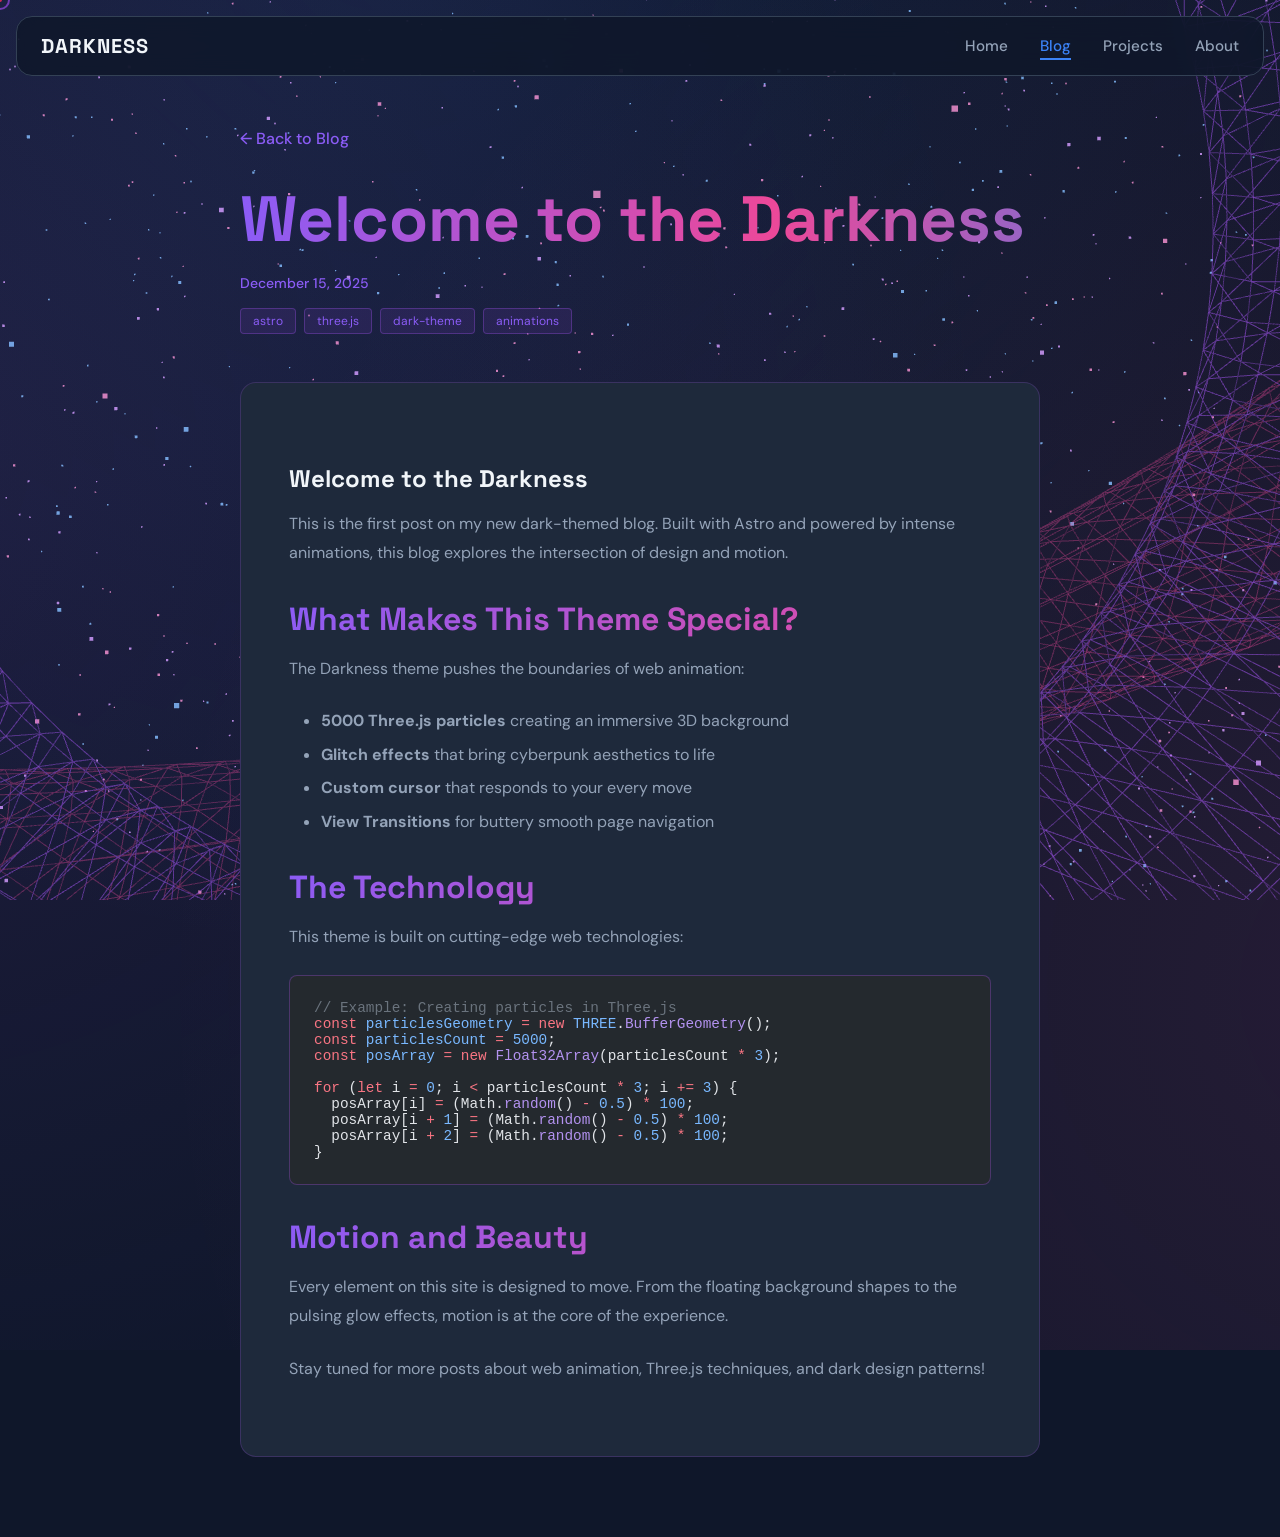
<file: home/blog/welcome-to-darkness/index.html>
<!DOCTYPE html><html lang="en" data-astro-cid-37fxchfa> <head><meta charset="UTF-8"><meta name="description" content="Exploring the depths of dark-themed web design with Three.js and modern animations"><meta name="viewport" content="width=device-width"><link rel="icon" type="image/svg+xml" href="/home/favicon.svg"><meta name="generator" content="Astro v5.16.6"><!-- Google Fonts: Space Grotesk + DM Sans --><link rel="preconnect" href="https://fonts.googleapis.com"><link rel="preconnect" href="https://fonts.gstatic.com" crossorigin><link href="https://fonts.googleapis.com/css2?family=DM+Sans:wght@400;500;600;700&family=Space+Grotesk:wght@400;500;600;700&display=swap" rel="stylesheet"><title>Welcome to the Darkness - Darkness</title><meta name="astro-view-transitions-enabled" content="true"><meta name="astro-view-transitions-fallback" content="animate"><script type="module" src="/home/_astro/ClientRouter.astro_astro_type_script_index_0_lang.QW52Ox2j.js"></script><link rel="stylesheet" href="/home/_astro/_slug_.DJC1CDZw.css">
<style>.blog-post[data-astro-cid-2q5oecfc]{min-height:100vh;padding:8rem 2rem 5rem}.container[data-astro-cid-2q5oecfc]{max-width:800px;margin:0 auto}.post-header[data-astro-cid-2q5oecfc]{margin-bottom:3rem;animation:fadeInDown 1s ease-out}.back-link[data-astro-cid-2q5oecfc]{display:inline-block;color:var(--color-accent-purple);text-decoration:none;margin-bottom:2rem;font-weight:500;transition:all .3s ease}.back-link[data-astro-cid-2q5oecfc]:hover{transform:translate(-5px);color:var(--color-accent-pink)}.post-title[data-astro-cid-2q5oecfc]{font-size:clamp(2.5rem,6vw,4rem);font-weight:900;margin-bottom:1rem;line-height:1.2}.post-meta[data-astro-cid-2q5oecfc]{display:flex;gap:1.5rem;margin-bottom:1rem;font-size:.875rem}.post-date[data-astro-cid-2q5oecfc]{color:var(--color-accent-purple);font-weight:500}.post-updated[data-astro-cid-2q5oecfc]{color:var(--color-text-dim)}.post-tags[data-astro-cid-2q5oecfc]{display:flex;flex-wrap:wrap;gap:.5rem;margin-top:1rem}.tag[data-astro-cid-2q5oecfc]{padding:.25rem .75rem;background:#a855f71a;border:1px solid rgba(168,85,247,.3);border-radius:.25rem;font-size:.75rem;color:var(--color-accent-purple)}.post-content[data-astro-cid-2q5oecfc]{background:var(--color-bg-card);border:1px solid rgba(168,85,247,.2);border-radius:1rem;padding:3rem;animation:fadeInUp 1s ease-out .2s backwards}.post-content[data-astro-cid-2q5oecfc] h1,.post-content[data-astro-cid-2q5oecfc] h2,.post-content[data-astro-cid-2q5oecfc] h3,.post-content[data-astro-cid-2q5oecfc] h4{color:var(--color-text);margin-top:2rem;margin-bottom:1rem;font-weight:700}.post-content[data-astro-cid-2q5oecfc] h2{font-size:2rem;background:linear-gradient(135deg,var(--color-accent-purple),var(--color-accent-pink));background-clip:text;-webkit-background-clip:text;-webkit-text-fill-color:transparent}.post-content[data-astro-cid-2q5oecfc] h3{font-size:1.5rem}.post-content[data-astro-cid-2q5oecfc] p{line-height:1.8;margin-bottom:1.5rem;color:var(--color-text-dim)}.post-content[data-astro-cid-2q5oecfc] a{color:var(--color-accent-purple);text-decoration:none;border-bottom:1px solid var(--color-accent-purple);transition:all .3s ease}.post-content[data-astro-cid-2q5oecfc] a:hover{color:var(--color-accent-pink);border-color:var(--color-accent-pink)}.post-content[data-astro-cid-2q5oecfc] code{background:#a855f71a;padding:.2rem .4rem;border-radius:.25rem;font-family:Courier New,monospace;font-size:.9em;color:var(--color-accent-purple)}.post-content[data-astro-cid-2q5oecfc] pre{background:var(--color-bg-darker);border:1px solid rgba(168,85,247,.3);border-radius:.5rem;padding:1.5rem;overflow-x:auto;margin:1.5rem 0}.post-content[data-astro-cid-2q5oecfc] pre code{background:none;padding:0;color:var(--color-text)}.post-content[data-astro-cid-2q5oecfc] ul,.post-content[data-astro-cid-2q5oecfc] ol{margin:1.5rem 0;padding-left:2rem;color:var(--color-text-dim)}.post-content[data-astro-cid-2q5oecfc] li{margin-bottom:.5rem;line-height:1.6}.post-content[data-astro-cid-2q5oecfc] blockquote{border-left:4px solid var(--color-accent-purple);padding-left:1.5rem;margin:1.5rem 0;font-style:italic;color:var(--color-text-dim)}@keyframes fadeInDown{0%{opacity:0;transform:translateY(-30px)}to{opacity:1;transform:translateY(0)}}@keyframes fadeInUp{0%{opacity:0;transform:translateY(30px)}to{opacity:1;transform:translateY(0)}}@media(max-width:768px){.post-content[data-astro-cid-2q5oecfc]{padding:2rem 1.5rem}}
</style></head> <body data-astro-cid-37fxchfa> <div class="cursor-follower" data-astro-cid-37fxchfa></div> <canvas id="three-canvas" data-astro-cid-37fxchfa></canvas> <div id="page-content" data-astro-cid-37fxchfa>  <canvas id="three-canvas" data-astro-cid-q63hvxhz></canvas> <script type="module" src="/home/_astro/ThreeBackground.astro_astro_type_script_index_0_lang.9M3qvoaQ.js"></script>  <nav class="nav" data-astro-cid-pux6a34n> <div class="nav-container" data-astro-cid-pux6a34n> <a href="/home/" class="logo" data-astro-cid-pux6a34n>DARKNESS</a> <div class="nav-links" data-astro-cid-pux6a34n> <a href="/home/" class="nav-link" data-astro-cid-pux6a34n>
Home
</a> <a href="/home/blog" class="nav-link active" data-astro-cid-pux6a34n>
Blog
</a> <a href="/home/projects" class="nav-link" data-astro-cid-pux6a34n>
Projects
</a> <a href="/home/about" class="nav-link" data-astro-cid-pux6a34n>
About
</a> </div> <!-- Mobile menu button --> <button class="mobile-menu-btn" aria-label="Toggle menu" id="mobile-menu-btn" data-astro-cid-pux6a34n> <svg class="icon" xmlns="http://www.w3.org/2000/svg" width="24" height="24" viewBox="0 0 24 24" fill="none" stroke="currentColor" stroke-width="2" stroke-linecap="round" stroke-linejoin="round" data-astro-cid-pux6a34n> <line x1="3" y1="12" x2="21" y2="12" data-astro-cid-pux6a34n></line> <line x1="3" y1="6" x2="21" y2="6" data-astro-cid-pux6a34n></line> <line x1="3" y1="18" x2="21" y2="18" data-astro-cid-pux6a34n></line> </svg> </button> </div> </nav> <!-- Mobile menu overlay --> <div class="mobile-menu" id="mobile-menu" data-astro-cid-pux6a34n> <div class="mobile-menu-content" data-astro-cid-pux6a34n> <a href="/home/" class="mobile-nav-link" data-astro-cid-pux6a34n>Home</a> <a href="/home/blog" class="mobile-nav-link active" data-astro-cid-pux6a34n>Blog</a> <a href="/home/projects" class="mobile-nav-link" data-astro-cid-pux6a34n>Projects</a> <a href="/home/about" class="mobile-nav-link" data-astro-cid-pux6a34n>About</a> </div> </div>  <script type="module">const n=document.getElementById("mobile-menu-btn"),e=document.getElementById("mobile-menu");n&&e&&(n.addEventListener("click",()=>{e.classList.toggle("open")}),e.querySelectorAll(".mobile-nav-link").forEach(t=>{t.addEventListener("click",()=>{e.classList.remove("open")})}));</script> <article class="blog-post" data-astro-cid-2q5oecfc> <div class="container" data-astro-cid-2q5oecfc> <header class="post-header" data-astro-cid-2q5oecfc> <a href="/home/blog" class="back-link" data-astro-cid-2q5oecfc>← Back to Blog</a> <h1 class="post-title shimmer-text" data-astro-cid-2q5oecfc>Welcome to the Darkness</h1> <div class="post-meta" data-astro-cid-2q5oecfc> <time class="post-date" data-astro-cid-2q5oecfc>December 15, 2025</time>  </div> <div class="post-tags" data-astro-cid-2q5oecfc> <span class="tag" data-astro-cid-2q5oecfc>astro</span><span class="tag" data-astro-cid-2q5oecfc>three.js</span><span class="tag" data-astro-cid-2q5oecfc>dark-theme</span><span class="tag" data-astro-cid-2q5oecfc>animations</span> </div> </header> <div class="post-content" data-astro-cid-2q5oecfc>  <h1 id="welcome-to-the-darkness">Welcome to the Darkness</h1>
<p>This is the first post on my new dark-themed blog. Built with Astro and powered by intense animations, this blog explores the intersection of design and motion.</p>
<h2 id="what-makes-this-theme-special">What Makes This Theme Special?</h2>
<p>The Darkness theme pushes the boundaries of web animation:</p>
<ul>
<li><strong>5000 Three.js particles</strong> creating an immersive 3D background</li>
<li><strong>Glitch effects</strong> that bring cyberpunk aesthetics to life</li>
<li><strong>Custom cursor</strong> that responds to your every move</li>
<li><strong>View Transitions</strong> for buttery smooth page navigation</li>
</ul>
<h2 id="the-technology">The Technology</h2>
<p>This theme is built on cutting-edge web technologies:</p>
<pre class="astro-code github-dark" style="background-color:#24292e;color:#e1e4e8; overflow-x: auto;" tabindex="0" data-language="javascript"><code><span class="line"><span style="color:#6A737D">// Example: Creating particles in Three.js</span></span>
<span class="line"><span style="color:#F97583">const</span><span style="color:#79B8FF"> particlesGeometry</span><span style="color:#F97583"> =</span><span style="color:#F97583"> new</span><span style="color:#79B8FF"> THREE</span><span style="color:#E1E4E8">.</span><span style="color:#B392F0">BufferGeometry</span><span style="color:#E1E4E8">();</span></span>
<span class="line"><span style="color:#F97583">const</span><span style="color:#79B8FF"> particlesCount</span><span style="color:#F97583"> =</span><span style="color:#79B8FF"> 5000</span><span style="color:#E1E4E8">;</span></span>
<span class="line"><span style="color:#F97583">const</span><span style="color:#79B8FF"> posArray</span><span style="color:#F97583"> =</span><span style="color:#F97583"> new</span><span style="color:#B392F0"> Float32Array</span><span style="color:#E1E4E8">(particlesCount </span><span style="color:#F97583">*</span><span style="color:#79B8FF"> 3</span><span style="color:#E1E4E8">);</span></span>
<span class="line"></span>
<span class="line"><span style="color:#F97583">for</span><span style="color:#E1E4E8"> (</span><span style="color:#F97583">let</span><span style="color:#E1E4E8"> i </span><span style="color:#F97583">=</span><span style="color:#79B8FF"> 0</span><span style="color:#E1E4E8">; i </span><span style="color:#F97583">&#x3C;</span><span style="color:#E1E4E8"> particlesCount </span><span style="color:#F97583">*</span><span style="color:#79B8FF"> 3</span><span style="color:#E1E4E8">; i </span><span style="color:#F97583">+=</span><span style="color:#79B8FF"> 3</span><span style="color:#E1E4E8">) {</span></span>
<span class="line"><span style="color:#E1E4E8">  posArray[i] </span><span style="color:#F97583">=</span><span style="color:#E1E4E8"> (Math.</span><span style="color:#B392F0">random</span><span style="color:#E1E4E8">() </span><span style="color:#F97583">-</span><span style="color:#79B8FF"> 0.5</span><span style="color:#E1E4E8">) </span><span style="color:#F97583">*</span><span style="color:#79B8FF"> 100</span><span style="color:#E1E4E8">;</span></span>
<span class="line"><span style="color:#E1E4E8">  posArray[i </span><span style="color:#F97583">+</span><span style="color:#79B8FF"> 1</span><span style="color:#E1E4E8">] </span><span style="color:#F97583">=</span><span style="color:#E1E4E8"> (Math.</span><span style="color:#B392F0">random</span><span style="color:#E1E4E8">() </span><span style="color:#F97583">-</span><span style="color:#79B8FF"> 0.5</span><span style="color:#E1E4E8">) </span><span style="color:#F97583">*</span><span style="color:#79B8FF"> 100</span><span style="color:#E1E4E8">;</span></span>
<span class="line"><span style="color:#E1E4E8">  posArray[i </span><span style="color:#F97583">+</span><span style="color:#79B8FF"> 2</span><span style="color:#E1E4E8">] </span><span style="color:#F97583">=</span><span style="color:#E1E4E8"> (Math.</span><span style="color:#B392F0">random</span><span style="color:#E1E4E8">() </span><span style="color:#F97583">-</span><span style="color:#79B8FF"> 0.5</span><span style="color:#E1E4E8">) </span><span style="color:#F97583">*</span><span style="color:#79B8FF"> 100</span><span style="color:#E1E4E8">;</span></span>
<span class="line"><span style="color:#E1E4E8">}</span></span></code></pre>
<h2 id="motion-and-beauty">Motion and Beauty</h2>
<p>Every element on this site is designed to move. From the floating background shapes to the pulsing glow effects, motion is at the core of the experience.</p>
<p>Stay tuned for more posts about web animation, Three.js techniques, and dark design patterns!</p>  </div> </div> </article>  </div>  <script type="module">const e=document.querySelector(".cursor-follower");document.addEventListener("mousemove",t=>{e.style.left=t.clientX+"px",e.style.top=t.clientY+"px"});const o=document.querySelectorAll("a, button, .card");o.forEach(t=>{t.addEventListener("mouseenter",()=>{e.style.width="40px",e.style.height="40px",e.style.backgroundColor="rgba(168, 85, 247, 0.2)"}),t.addEventListener("mouseleave",()=>{e.style.width="20px",e.style.height="20px",e.style.backgroundColor="transparent"})});</script> </body> </html>
</file>
<file: assets/index-bCI3teDr.css>
*,:before,:after{box-sizing:border-box;border-width:0;border-style:solid;border-color:#e5e7eb}:before,:after{--tw-content: ""}html,:host{line-height:1.5;-webkit-text-size-adjust:100%;-moz-tab-size:4;-o-tab-size:4;tab-size:4;font-family:ui-sans-serif,system-ui,sans-serif,"Apple Color Emoji","Segoe UI Emoji",Segoe UI Symbol,"Noto Color Emoji";font-feature-settings:normal;font-variation-settings:normal;-webkit-tap-highlight-color:transparent}body{margin:0;line-height:inherit}hr{height:0;color:inherit;border-top-width:1px}abbr:where([title]){-webkit-text-decoration:underline dotted;text-decoration:underline dotted}h1,h2,h3,h4,h5,h6{font-size:inherit;font-weight:inherit}a{color:inherit;text-decoration:inherit}b,strong{font-weight:bolder}code,kbd,samp,pre{font-family:ui-monospace,SFMono-Regular,Menlo,Monaco,Consolas,Liberation Mono,Courier New,monospace;font-feature-settings:normal;font-variation-settings:normal;font-size:1em}small{font-size:80%}sub,sup{font-size:75%;line-height:0;position:relative;vertical-align:baseline}sub{bottom:-.25em}sup{top:-.5em}table{text-indent:0;border-color:inherit;border-collapse:collapse}button,input,optgroup,select,textarea{font-family:inherit;font-feature-settings:inherit;font-variation-settings:inherit;font-size:100%;font-weight:inherit;line-height:inherit;letter-spacing:inherit;color:inherit;margin:0;padding:0}button,select{text-transform:none}button,input:where([type=button]),input:where([type=reset]),input:where([type=submit]){-webkit-appearance:button;background-color:transparent;background-image:none}:-moz-focusring{outline:auto}:-moz-ui-invalid{box-shadow:none}progress{vertical-align:baseline}::-webkit-inner-spin-button,::-webkit-outer-spin-button{height:auto}[type=search]{-webkit-appearance:textfield;outline-offset:-2px}::-webkit-search-decoration{-webkit-appearance:none}::-webkit-file-upload-button{-webkit-appearance:button;font:inherit}summary{display:list-item}blockquote,dl,dd,h1,h2,h3,h4,h5,h6,hr,figure,p,pre{margin:0}fieldset{margin:0;padding:0}legend{padding:0}ol,ul,menu{list-style:none;margin:0;padding:0}dialog{padding:0}textarea{resize:vertical}input::-moz-placeholder,textarea::-moz-placeholder{opacity:1;color:#9ca3af}input::placeholder,textarea::placeholder{opacity:1;color:#9ca3af}button,[role=button]{cursor:pointer}:disabled{cursor:default}img,svg,video,canvas,audio,iframe,embed,object{display:block;vertical-align:middle}img,video{max-width:100%;height:auto}[hidden]{display:none}*,:before,:after{--tw-border-spacing-x: 0;--tw-border-spacing-y: 0;--tw-translate-x: 0;--tw-translate-y: 0;--tw-rotate: 0;--tw-skew-x: 0;--tw-skew-y: 0;--tw-scale-x: 1;--tw-scale-y: 1;--tw-pan-x: ;--tw-pan-y: ;--tw-pinch-zoom: ;--tw-scroll-snap-strictness: proximity;--tw-gradient-from-position: ;--tw-gradient-via-position: ;--tw-gradient-to-position: ;--tw-ordinal: ;--tw-slashed-zero: ;--tw-numeric-figure: ;--tw-numeric-spacing: ;--tw-numeric-fraction: ;--tw-ring-inset: ;--tw-ring-offset-width: 0px;--tw-ring-offset-color: #fff;--tw-ring-color: rgb(59 130 246 / .5);--tw-ring-offset-shadow: 0 0 #0000;--tw-ring-shadow: 0 0 #0000;--tw-shadow: 0 0 #0000;--tw-shadow-colored: 0 0 #0000;--tw-blur: ;--tw-brightness: ;--tw-contrast: ;--tw-grayscale: ;--tw-hue-rotate: ;--tw-invert: ;--tw-saturate: ;--tw-sepia: ;--tw-drop-shadow: ;--tw-backdrop-blur: ;--tw-backdrop-brightness: ;--tw-backdrop-contrast: ;--tw-backdrop-grayscale: ;--tw-backdrop-hue-rotate: ;--tw-backdrop-invert: ;--tw-backdrop-opacity: ;--tw-backdrop-saturate: ;--tw-backdrop-sepia: ;--tw-contain-size: ;--tw-contain-layout: ;--tw-contain-paint: ;--tw-contain-style: }::backdrop{--tw-border-spacing-x: 0;--tw-border-spacing-y: 0;--tw-translate-x: 0;--tw-translate-y: 0;--tw-rotate: 0;--tw-skew-x: 0;--tw-skew-y: 0;--tw-scale-x: 1;--tw-scale-y: 1;--tw-pan-x: ;--tw-pan-y: ;--tw-pinch-zoom: ;--tw-scroll-snap-strictness: proximity;--tw-gradient-from-position: ;--tw-gradient-via-position: ;--tw-gradient-to-position: ;--tw-ordinal: ;--tw-slashed-zero: ;--tw-numeric-figure: ;--tw-numeric-spacing: ;--tw-numeric-fraction: ;--tw-ring-inset: ;--tw-ring-offset-width: 0px;--tw-ring-offset-color: #fff;--tw-ring-color: rgb(59 130 246 / .5);--tw-ring-offset-shadow: 0 0 #0000;--tw-ring-shadow: 0 0 #0000;--tw-shadow: 0 0 #0000;--tw-shadow-colored: 0 0 #0000;--tw-blur: ;--tw-brightness: ;--tw-contrast: ;--tw-grayscale: ;--tw-hue-rotate: ;--tw-invert: ;--tw-saturate: ;--tw-sepia: ;--tw-drop-shadow: ;--tw-backdrop-blur: ;--tw-backdrop-brightness: ;--tw-backdrop-contrast: ;--tw-backdrop-grayscale: ;--tw-backdrop-hue-rotate: ;--tw-backdrop-invert: ;--tw-backdrop-opacity: ;--tw-backdrop-saturate: ;--tw-backdrop-sepia: ;--tw-contain-size: ;--tw-contain-layout: ;--tw-contain-paint: ;--tw-contain-style: }.container{width:100%}@media (min-width: 640px){.container{max-width:640px}}@media (min-width: 768px){.container{max-width:768px}}@media (min-width: 1024px){.container{max-width:1024px}}@media (min-width: 1280px){.container{max-width:1280px}}@media (min-width: 1536px){.container{max-width:1536px}}.pointer-events-none{pointer-events:none}.visible{visibility:visible}.static{position:static}.fixed{position:fixed}.absolute{position:absolute}.relative{position:relative}.inset-0{top:0;right:0;bottom:0;left:0}.bottom-6{bottom:1.5rem}.bottom-\[10px\]{bottom:10px}.left-0{left:0}.left-1\/2{left:50%}.right-6{right:1.5rem}.top-0{top:0}.top-1\/2{top:50%}.top-6{top:1.5rem}.top-\[-300px\]{top:-300px}.-z-10{z-index:-10}.-z-20{z-index:-20}.z-0{z-index:0}.z-10{z-index:10}.z-20{z-index:20}.z-50{z-index:50}.z-\[-1\]{z-index:-1}.z-\[20\]{z-index:20}.z-\[5\]{z-index:5}.z-\[9999\]{z-index:9999}.mx-auto{margin-left:auto;margin-right:auto}.mb-10{margin-bottom:2.5rem}.mb-12{margin-bottom:3rem}.mb-2{margin-bottom:.5rem}.mb-20{margin-bottom:5rem}.mb-4{margin-bottom:1rem}.mb-6{margin-bottom:1.5rem}.ml-1{margin-left:.25rem}.mt-12{margin-top:3rem}.mt-16{margin-top:4rem}.mt-6{margin-top:1.5rem}.inline-block{display:inline-block}.flex{display:flex}.grid{display:grid}.hidden{display:none}.h-10{height:2.5rem}.h-2{height:.5rem}.h-4{height:1rem}.h-48{height:12rem}.h-56{height:14rem}.h-6{height:1.5rem}.h-8{height:2rem}.h-auto{height:auto}.h-full{height:100%}.min-h-screen{min-height:100vh}.w-10{width:2.5rem}.w-2{width:.5rem}.w-4{width:1rem}.w-48{width:12rem}.w-6{width:1.5rem}.w-8{width:2rem}.w-\[300px\]{width:300px}.w-\[340px\]{width:340px}.w-full{width:100%}.min-w-\[200px\]{min-width:200px}.max-w-5xl{max-width:64rem}.max-w-6xl{max-width:72rem}.max-w-7xl{max-width:80rem}.max-w-xl{max-width:36rem}.flex-1{flex:1 1 0%}.-translate-x-1\/2{--tw-translate-x: -50%;transform:translate(var(--tw-translate-x),var(--tw-translate-y)) rotate(var(--tw-rotate)) skew(var(--tw-skew-x)) skewY(var(--tw-skew-y)) scaleX(var(--tw-scale-x)) scaleY(var(--tw-scale-y))}.-translate-y-1\/2{--tw-translate-y: -50%;transform:translate(var(--tw-translate-x),var(--tw-translate-y)) rotate(var(--tw-rotate)) skew(var(--tw-skew-x)) skewY(var(--tw-skew-y)) scaleX(var(--tw-scale-x)) scaleY(var(--tw-scale-y))}.-translate-y-16{--tw-translate-y: -4rem;transform:translate(var(--tw-translate-x),var(--tw-translate-y)) rotate(var(--tw-rotate)) skew(var(--tw-skew-x)) skewY(var(--tw-skew-y)) scaleX(var(--tw-scale-x)) scaleY(var(--tw-scale-y))}.translate-y-5{--tw-translate-y: 1.25rem;transform:translate(var(--tw-translate-x),var(--tw-translate-y)) rotate(var(--tw-rotate)) skew(var(--tw-skew-x)) skewY(var(--tw-skew-y)) scaleX(var(--tw-scale-x)) scaleY(var(--tw-scale-y))}.rotate-180{--tw-rotate: 180deg;transform:translate(var(--tw-translate-x),var(--tw-translate-y)) rotate(var(--tw-rotate)) skew(var(--tw-skew-x)) skewY(var(--tw-skew-y)) scaleX(var(--tw-scale-x)) scaleY(var(--tw-scale-y))}.transform{transform:translate(var(--tw-translate-x),var(--tw-translate-y)) rotate(var(--tw-rotate)) skew(var(--tw-skew-x)) skewY(var(--tw-skew-y)) scaleX(var(--tw-scale-x)) scaleY(var(--tw-scale-y))}@keyframes pulse{50%{opacity:.5}}.animate-pulse{animation:pulse 2s cubic-bezier(.4,0,.6,1) infinite}@keyframes spin{to{transform:rotate(360deg)}}.animate-spin-slow{animation:spin 20s linear infinite}.cursor-pointer{cursor:pointer}.grid-cols-3{grid-template-columns:repeat(3,minmax(0,1fr))}.flex-col{flex-direction:column}.flex-wrap{flex-wrap:wrap}.items-start{align-items:flex-start}.items-center{align-items:center}.justify-center{justify-content:center}.justify-between{justify-content:space-between}.gap-1{gap:.25rem}.gap-1\.5{gap:.375rem}.gap-12{gap:3rem}.gap-2{gap:.5rem}.gap-3{gap:.75rem}.gap-4{gap:1rem}.gap-6{gap:1.5rem}.gap-8{gap:2rem}.overflow-hidden{overflow:hidden}.overflow-x-hidden{overflow-x:hidden}.scroll-smooth{scroll-behavior:smooth}.rounded{border-radius:.25rem}.rounded-full{border-radius:9999px}.rounded-lg{border-radius:.5rem}.rounded-md{border-radius:.375rem}.rounded-xl{border-radius:.75rem}.border{border-width:1px}.border-t{border-top-width:1px}.border-\[\#2e2e48\]{--tw-border-opacity: 1;border-color:rgb(46 46 72 / var(--tw-border-opacity))}.border-\[\#7042F88B\]{border-color:#7042f88b}.border-gray-700{--tw-border-opacity: 1;border-color:rgb(55 65 81 / var(--tw-border-opacity))}.border-purple-500\/20{border-color:#a855f733}.bg-\[\#1a1a2e\]{--tw-bg-opacity: 1;background-color:rgb(26 26 46 / var(--tw-bg-opacity))}.bg-\[\#1c1c2b\]{--tw-bg-opacity: 1;background-color:rgb(28 28 43 / var(--tw-bg-opacity))}.bg-black\/30{background-color:#0000004d}.bg-green-400{--tw-bg-opacity: 1;background-color:rgb(74 222 128 / var(--tw-bg-opacity))}.bg-purple-600{--tw-bg-opacity: 1;background-color:rgb(147 51 234 / var(--tw-bg-opacity))}.bg-purple-800\/30{background-color:#6b21a84d}.bg-transparent{background-color:transparent}.bg-white{--tw-bg-opacity: 1;background-color:rgb(255 255 255 / var(--tw-bg-opacity))}.bg-white\/10{background-color:#ffffff1a}.bg-white\/20{background-color:#fff3}.bg-gradient-to-r{background-image:linear-gradient(to right,var(--tw-gradient-stops))}.from-purple-400{--tw-gradient-from: #c084fc var(--tw-gradient-from-position);--tw-gradient-to: rgb(192 132 252 / 0) var(--tw-gradient-to-position);--tw-gradient-stops: var(--tw-gradient-from), var(--tw-gradient-to)}.from-purple-500{--tw-gradient-from: #a855f7 var(--tw-gradient-from-position);--tw-gradient-to: rgb(168 85 247 / 0) var(--tw-gradient-to-position);--tw-gradient-stops: var(--tw-gradient-from), var(--tw-gradient-to)}.from-purple-600{--tw-gradient-from: #9333ea var(--tw-gradient-from-position);--tw-gradient-to: rgb(147 51 234 / 0) var(--tw-gradient-to-position);--tw-gradient-stops: var(--tw-gradient-from), var(--tw-gradient-to)}.from-purple-900{--tw-gradient-from: #581c87 var(--tw-gradient-from-position);--tw-gradient-to: rgb(88 28 135 / 0) var(--tw-gradient-to-position);--tw-gradient-stops: var(--tw-gradient-from), var(--tw-gradient-to)}.via-blue-400{--tw-gradient-to: rgb(96 165 250 / 0) var(--tw-gradient-to-position);--tw-gradient-stops: var(--tw-gradient-from), #60a5fa var(--tw-gradient-via-position), var(--tw-gradient-to)}.via-purple-600{--tw-gradient-to: rgb(147 51 234 / 0) var(--tw-gradient-to-position);--tw-gradient-stops: var(--tw-gradient-from), #9333ea var(--tw-gradient-via-position), var(--tw-gradient-to)}.to-blue-400{--tw-gradient-to: #60a5fa var(--tw-gradient-to-position)}.to-blue-500{--tw-gradient-to: #3b82f6 var(--tw-gradient-to-position)}.to-blue-600{--tw-gradient-to: #2563eb var(--tw-gradient-to-position)}.to-cyan-400{--tw-gradient-to: #22d3ee var(--tw-gradient-to-position)}.to-cyan-500{--tw-gradient-to: #06b6d4 var(--tw-gradient-to-position)}.to-purple-700{--tw-gradient-to: #7e22ce var(--tw-gradient-to-position)}.to-purple-900{--tw-gradient-to: #581c87 var(--tw-gradient-to-position)}.bg-clip-text{-webkit-background-clip:text;background-clip:text}.object-cover{-o-object-fit:cover;object-fit:cover}.object-center{-o-object-position:center;object-position:center}.p-5{padding:1.25rem}.px-2{padding-left:.5rem;padding-right:.5rem}.px-2\.5{padding-left:.625rem;padding-right:.625rem}.px-4{padding-left:1rem;padding-right:1rem}.px-5{padding-left:1.25rem;padding-right:1.25rem}.px-6{padding-left:1.5rem;padding-right:1.5rem}.py-1{padding-top:.25rem;padding-bottom:.25rem}.py-1\.5{padding-top:.375rem;padding-bottom:.375rem}.py-12{padding-top:3rem;padding-bottom:3rem}.py-2{padding-top:.5rem;padding-bottom:.5rem}.py-2\.5{padding-top:.625rem;padding-bottom:.625rem}.py-24{padding-top:6rem;padding-bottom:6rem}.py-3{padding-top:.75rem;padding-bottom:.75rem}.py-32{padding-top:8rem;padding-bottom:8rem}.py-4{padding-top:1rem;padding-bottom:1rem}.pt-24{padding-top:6rem}.pt-6{padding-top:1.5rem}.text-center{text-align:center}.text-2xl{font-size:1.5rem;line-height:2rem}.text-3xl{font-size:1.875rem;line-height:2.25rem}.text-4xl{font-size:2.25rem;line-height:2.5rem}.text-5xl{font-size:3rem;line-height:1}.text-base{font-size:1rem;line-height:1.5rem}.text-lg{font-size:1.125rem;line-height:1.75rem}.text-sm{font-size:.875rem;line-height:1.25rem}.text-xl{font-size:1.25rem;line-height:1.75rem}.text-xs{font-size:.75rem;line-height:1rem}.font-bold{font-weight:700}.font-medium{font-weight:500}.font-semibold{font-weight:600}.italic{font-style:italic}.leading-relaxed{line-height:1.625}.leading-tight{line-height:1.25}.tracking-wide{letter-spacing:.025em}.text-blue-300{--tw-text-opacity: 1;color:rgb(147 197 253 / var(--tw-text-opacity))}.text-blue-400{--tw-text-opacity: 1;color:rgb(96 165 250 / var(--tw-text-opacity))}.text-cyan-300{--tw-text-opacity: 1;color:rgb(103 232 249 / var(--tw-text-opacity))}.text-cyan-400{--tw-text-opacity: 1;color:rgb(34 211 238 / var(--tw-text-opacity))}.text-gray-200{--tw-text-opacity: 1;color:rgb(229 231 235 / var(--tw-text-opacity))}.text-gray-300{--tw-text-opacity: 1;color:rgb(209 213 219 / var(--tw-text-opacity))}.text-gray-500{--tw-text-opacity: 1;color:rgb(107 114 128 / var(--tw-text-opacity))}.text-orange-500{--tw-text-opacity: 1;color:rgb(249 115 22 / var(--tw-text-opacity))}.text-purple-100{--tw-text-opacity: 1;color:rgb(243 232 255 / var(--tw-text-opacity))}.text-purple-300{--tw-text-opacity: 1;color:rgb(216 180 254 / var(--tw-text-opacity))}.text-transparent{color:transparent}.text-white{--tw-text-opacity: 1;color:rgb(255 255 255 / var(--tw-text-opacity))}.text-yellow-300{--tw-text-opacity: 1;color:rgb(253 224 71 / var(--tw-text-opacity))}.opacity-40{opacity:.4}.opacity-80{opacity:.8}.opacity-90{opacity:.9}.shadow-2xl{--tw-shadow: 0 25px 50px -12px rgb(0 0 0 / .25);--tw-shadow-colored: 0 25px 50px -12px var(--tw-shadow-color);box-shadow:var(--tw-ring-offset-shadow, 0 0 #0000),var(--tw-ring-shadow, 0 0 #0000),var(--tw-shadow)}.shadow-lg{--tw-shadow: 0 10px 15px -3px rgb(0 0 0 / .1), 0 4px 6px -4px rgb(0 0 0 / .1);--tw-shadow-colored: 0 10px 15px -3px var(--tw-shadow-color), 0 4px 6px -4px var(--tw-shadow-color);box-shadow:var(--tw-ring-offset-shadow, 0 0 #0000),var(--tw-ring-shadow, 0 0 #0000),var(--tw-shadow)}.shadow-md{--tw-shadow: 0 4px 6px -1px rgb(0 0 0 / .1), 0 2px 4px -2px rgb(0 0 0 / .1);--tw-shadow-colored: 0 4px 6px -1px var(--tw-shadow-color), 0 2px 4px -2px var(--tw-shadow-color);box-shadow:var(--tw-ring-offset-shadow, 0 0 #0000),var(--tw-ring-shadow, 0 0 #0000),var(--tw-shadow)}.backdrop-blur-sm{--tw-backdrop-blur: blur(4px);-webkit-backdrop-filter:var(--tw-backdrop-blur) var(--tw-backdrop-brightness) var(--tw-backdrop-contrast) var(--tw-backdrop-grayscale) var(--tw-backdrop-hue-rotate) var(--tw-backdrop-invert) var(--tw-backdrop-opacity) var(--tw-backdrop-saturate) var(--tw-backdrop-sepia);backdrop-filter:var(--tw-backdrop-blur) var(--tw-backdrop-brightness) var(--tw-backdrop-contrast) var(--tw-backdrop-grayscale) var(--tw-backdrop-hue-rotate) var(--tw-backdrop-invert) var(--tw-backdrop-opacity) var(--tw-backdrop-saturate) var(--tw-backdrop-sepia)}.transition{transition-property:color,background-color,border-color,text-decoration-color,fill,stroke,opacity,box-shadow,transform,filter,-webkit-backdrop-filter;transition-property:color,background-color,border-color,text-decoration-color,fill,stroke,opacity,box-shadow,transform,filter,backdrop-filter;transition-property:color,background-color,border-color,text-decoration-color,fill,stroke,opacity,box-shadow,transform,filter,backdrop-filter,-webkit-backdrop-filter;transition-timing-function:cubic-bezier(.4,0,.2,1);transition-duration:.15s}.transition-all{transition-property:all;transition-timing-function:cubic-bezier(.4,0,.2,1);transition-duration:.15s}.transition-transform{transition-property:transform;transition-timing-function:cubic-bezier(.4,0,.2,1);transition-duration:.15s}.duration-200{transition-duration:.2s}.duration-300{transition-duration:.3s}.duration-500{transition-duration:.5s}.\[clip-path\:inset\(5\%_0_5\%_0\)\]{clip-path:inset(5% 0 5% 0)}.\[mask-image\:radial-gradient\(ellipse_at_center\,white\,transparent\)\]{-webkit-mask-image:radial-gradient(ellipse at center,white,transparent);mask-image:radial-gradient(ellipse at center,white,transparent)}html{scroll-behavior:smooth}@keyframes spin-slow{0%{transform:rotate(0)}to{transform:rotate(360deg)}}.animate-spin-slow{animation:spin-slow 40s linear infinite}@keyframes slideIn{0%{opacity:0;transform:translateY(20px) scale(.95)}to{opacity:1;transform:translateY(0) scale(1)}}.animate-slideIn{animation:slideIn .3s ease-out}body{--tw-bg-opacity: 1;background-color:rgb(0 0 0 / var(--tw-bg-opacity));--tw-text-opacity: 1;color:rgb(255 255 255 / var(--tw-text-opacity))}.hover\:scale-105:hover{--tw-scale-x: 1.05;--tw-scale-y: 1.05;transform:translate(var(--tw-translate-x),var(--tw-translate-y)) rotate(var(--tw-rotate)) skew(var(--tw-skew-x)) skewY(var(--tw-skew-y)) scaleX(var(--tw-scale-x)) scaleY(var(--tw-scale-y))}.hover\:scale-\[1\.02\]:hover{--tw-scale-x: 1.02;--tw-scale-y: 1.02;transform:translate(var(--tw-translate-x),var(--tw-translate-y)) rotate(var(--tw-rotate)) skew(var(--tw-skew-x)) skewY(var(--tw-skew-y)) scaleX(var(--tw-scale-x)) scaleY(var(--tw-scale-y))}.hover\:scale-\[1\.03\]:hover{--tw-scale-x: 1.03;--tw-scale-y: 1.03;transform:translate(var(--tw-translate-x),var(--tw-translate-y)) rotate(var(--tw-rotate)) skew(var(--tw-skew-x)) skewY(var(--tw-skew-y)) scaleX(var(--tw-scale-x)) scaleY(var(--tw-scale-y))}.hover\:bg-purple-700:hover{--tw-bg-opacity: 1;background-color:rgb(126 34 206 / var(--tw-bg-opacity))}.hover\:bg-white\/20:hover{background-color:#fff3}.hover\:from-purple-700:hover{--tw-gradient-from: #7e22ce var(--tw-gradient-from-position);--tw-gradient-to: rgb(126 34 206 / 0) var(--tw-gradient-to-position);--tw-gradient-stops: var(--tw-gradient-from), var(--tw-gradient-to)}.hover\:to-purple-800:hover{--tw-gradient-to: #6b21a8 var(--tw-gradient-to-position)}.hover\:text-purple-300:hover{--tw-text-opacity: 1;color:rgb(216 180 254 / var(--tw-text-opacity))}.hover\:text-white:hover{--tw-text-opacity: 1;color:rgb(255 255 255 / var(--tw-text-opacity))}.hover\:opacity-90:hover{opacity:.9}.hover\:shadow-xl:hover{--tw-shadow: 0 20px 25px -5px rgb(0 0 0 / .1), 0 8px 10px -6px rgb(0 0 0 / .1);--tw-shadow-colored: 0 20px 25px -5px var(--tw-shadow-color), 0 8px 10px -6px var(--tw-shadow-color);box-shadow:var(--tw-ring-offset-shadow, 0 0 #0000),var(--tw-ring-shadow, 0 0 #0000),var(--tw-shadow)}.active\:scale-95:active{--tw-scale-x: .95;--tw-scale-y: .95;transform:translate(var(--tw-translate-x),var(--tw-translate-y)) rotate(var(--tw-rotate)) skew(var(--tw-skew-x)) skewY(var(--tw-skew-y)) scaleX(var(--tw-scale-x)) scaleY(var(--tw-scale-y))}.group:hover .group-hover\:translate-y-11{--tw-translate-y: 2.75rem;transform:translate(var(--tw-translate-x),var(--tw-translate-y)) rotate(var(--tw-rotate)) skew(var(--tw-skew-x)) skewY(var(--tw-skew-y)) scaleX(var(--tw-scale-x)) scaleY(var(--tw-scale-y))}@media (min-width: 640px){.sm\:h-12{height:3rem}.sm\:w-12{width:3rem}.sm\:w-\[340px\]{width:340px}.sm\:w-\[360px\]{width:360px}.sm\:grid-cols-4{grid-template-columns:repeat(4,minmax(0,1fr))}.sm\:flex-row{flex-direction:row}.sm\:justify-between{justify-content:space-between}.sm\:gap-10{gap:2.5rem}.sm\:gap-20{gap:5rem}.sm\:px-10{padding-left:2.5rem;padding-right:2.5rem}.sm\:px-6{padding-left:1.5rem;padding-right:1.5rem}.sm\:px-8{padding-left:2rem;padding-right:2rem}.sm\:py-32{padding-top:8rem;padding-bottom:8rem}.sm\:py-48{padding-top:12rem;padding-bottom:12rem}.sm\:pt-28{padding-top:7rem}.sm\:text-2xl{font-size:1.5rem;line-height:2rem}.sm\:text-3xl{font-size:1.875rem;line-height:2.25rem}.sm\:text-4xl{font-size:2.25rem;line-height:2.5rem}.sm\:text-5xl{font-size:3rem;line-height:1}.sm\:text-base{font-size:1rem;line-height:1.5rem}.sm\:text-lg{font-size:1.125rem;line-height:1.75rem}}@media (min-width: 768px){.md\:grid-cols-6{grid-template-columns:repeat(6,minmax(0,1fr))}.md\:px-16{padding-left:4rem;padding-right:4rem}.md\:py-60{padding-top:15rem;padding-bottom:15rem}.md\:text-4xl{font-size:2.25rem;line-height:2.5rem}.md\:text-5xl{font-size:3rem;line-height:1}.md\:text-6xl{font-size:3.75rem;line-height:1}.md\:text-base{font-size:1rem;line-height:1.5rem}}@media (min-width: 1024px){.lg\:mx-0{margin-left:0;margin-right:0}.lg\:grid-cols-8{grid-template-columns:repeat(8,minmax(0,1fr))}.lg\:flex-row{flex-direction:row}.lg\:px-24{padding-left:6rem;padding-right:6rem}.lg\:py-80{padding-top:20rem;padding-bottom:20rem}.lg\:text-left{text-align:left}}
</file>
<file: home/_astro/_slug_.DJC1CDZw.css>
:root{--color-bg-dark: #0F172A;--color-bg-darker: #020617;--color-bg-card: #1E293B;--color-primary: #3B82F6;--color-accent-purple: #8B5CF6;--color-accent-pink: #EC4899;--color-accent-blue: #3B82F6;--color-accent-cyan: #06B6D4;--color-text: #F1F5F9;--color-text-dim: #94A3B8;--color-border: #334155;--color-shadow: rgba(59, 130, 246, .3);--font-heading: "Space Grotesk", system-ui, sans-serif;--font-body: "DM Sans", system-ui, sans-serif;--nav-height: 80px}*{box-sizing:border-box;margin:0;padding:0}html{font-family:var(--font-body);background:var(--color-bg-dark);color:var(--color-text);overflow-x:hidden;scroll-behavior:smooth}h1,h2,h3,h4,h5,h6{font-family:var(--font-heading)}body{min-height:100vh;position:relative;overflow-x:hidden}body:before{content:"";position:fixed;top:-50%;left:-50%;width:200%;height:200%;background:radial-gradient(circle at 20% 50%,rgba(168,85,247,.1) 0%,transparent 50%),radial-gradient(circle at 80% 80%,rgba(236,72,153,.1) 0%,transparent 50%),radial-gradient(circle at 40% 20%,rgba(59,130,246,.1) 0%,transparent 50%);animation:gradientShift 20s ease infinite;z-index:-1}@keyframes gradientShift{0%,to{transform:translate(0) rotate(0)}33%{transform:translate(10%,-10%) rotate(120deg)}66%{transform:translate(-10%,10%) rotate(240deg)}}::-webkit-scrollbar{width:10px}::-webkit-scrollbar-track{background:var(--color-bg-darker)}::-webkit-scrollbar-thumb{background:linear-gradient(180deg,var(--color-accent-purple),var(--color-accent-pink));border-radius:5px}::-webkit-scrollbar-thumb:hover{background:linear-gradient(180deg,var(--color-accent-pink),var(--color-accent-blue))}@keyframes float{0%,to{transform:translateY(0)}50%{transform:translateY(-20px)}}@keyframes pulse-glow{0%,to{box-shadow:0 0 20px var(--color-shadow)}50%{box-shadow:0 0 40px var(--color-shadow),0 0 60px var(--color-shadow)}}@keyframes text-shimmer{0%{background-position:0% 50%}50%{background-position:100% 50%}to{background-position:0% 50%}}.shimmer-text{background:linear-gradient(90deg,var(--color-accent-purple),var(--color-accent-pink),var(--color-accent-blue),var(--color-accent-purple));background-size:200% auto;background-clip:text;-webkit-background-clip:text;-webkit-text-fill-color:transparent;animation:text-shimmer 3s linear infinite}.astro-route-announcer{position:absolute;left:0;top:0;clip:rect(0 0 0 0);clip-path:inset(50%);overflow:hidden;white-space:nowrap;width:1px;height:1px}#three-canvas[data-astro-cid-37fxchfa]{position:fixed;top:0;left:0;width:100%;height:100%;z-index:-1;pointer-events:none}#page-content[data-astro-cid-37fxchfa]{position:relative;z-index:1}.cursor-follower[data-astro-cid-37fxchfa]{width:20px;height:20px;border:2px solid var(--color-accent-purple);border-radius:50%;position:fixed;pointer-events:none;z-index:9999;transition:all .1s ease;transform:translate(-50%,-50%);mix-blend-mode:difference}.cursor-follower[data-astro-cid-37fxchfa]:before{content:"";position:absolute;top:50%;left:50%;transform:translate(-50%,-50%);width:4px;height:4px;background:var(--color-accent-pink);border-radius:50%}#three-canvas[data-astro-cid-q63hvxhz]{position:fixed;top:0;left:0;width:100%;height:100%;z-index:-1;pointer-events:none}.nav[data-astro-cid-pux6a34n]{position:fixed;top:1rem;left:1rem;right:1rem;z-index:1000;padding:1rem 1.5rem;background:#0f172ad9;backdrop-filter:blur(12px);-webkit-backdrop-filter:blur(12px);border:1px solid var(--color-border);border-radius:1rem;animation:slideDown .5s ease-out}.nav-container[data-astro-cid-pux6a34n]{max-width:1200px;margin:0 auto;display:flex;align-items:center;justify-content:space-between}.logo[data-astro-cid-pux6a34n]{font-family:var(--font-heading);font-size:1.25rem;font-weight:700;text-decoration:none;letter-spacing:.05em;color:var(--color-text);transition:color .2s ease}.logo[data-astro-cid-pux6a34n]:hover{color:var(--color-primary)}.nav-links[data-astro-cid-pux6a34n]{display:flex;gap:2rem}.nav-link[data-astro-cid-pux6a34n]{color:var(--color-text-dim);text-decoration:none;font-weight:500;font-size:.95rem;position:relative;transition:color .2s ease;cursor:pointer}.nav-link[data-astro-cid-pux6a34n]:after{content:"";position:absolute;bottom:-4px;left:0;width:0;height:2px;background:var(--color-primary);transition:width .2s ease}.nav-link[data-astro-cid-pux6a34n]:hover{color:var(--color-text)}.nav-link[data-astro-cid-pux6a34n]:hover:after,.nav-link[data-astro-cid-pux6a34n].active:after{width:100%}.nav-link[data-astro-cid-pux6a34n].active{color:var(--color-primary)}.mobile-menu-btn[data-astro-cid-pux6a34n]{display:none;background:transparent;border:none;color:var(--color-text);cursor:pointer;padding:.5rem}.mobile-menu-btn[data-astro-cid-pux6a34n] .icon[data-astro-cid-pux6a34n]{width:24px;height:24px}.mobile-menu[data-astro-cid-pux6a34n]{display:none;position:fixed;inset:0;background:#0f172afa;z-index:999;opacity:0;pointer-events:none;transition:opacity .3s ease}.mobile-menu[data-astro-cid-pux6a34n].open{opacity:1;pointer-events:auto}.mobile-menu-content[data-astro-cid-pux6a34n]{display:flex;flex-direction:column;align-items:center;justify-content:center;height:100%;gap:2rem}.mobile-nav-link[data-astro-cid-pux6a34n]{font-family:var(--font-heading);font-size:2rem;font-weight:600;color:var(--color-text-dim);text-decoration:none;transition:color .2s ease}.mobile-nav-link[data-astro-cid-pux6a34n]:hover,.mobile-nav-link[data-astro-cid-pux6a34n].active{color:var(--color-primary)}@keyframes slideDown{0%{transform:translateY(-100%);opacity:0}to{transform:translateY(0);opacity:1}}@media(max-width:768px){.nav[data-astro-cid-pux6a34n]{top:.75rem;left:.75rem;right:.75rem;padding:.875rem 1rem}.nav-links[data-astro-cid-pux6a34n]{display:none}.mobile-menu-btn[data-astro-cid-pux6a34n]{display:flex}.mobile-menu[data-astro-cid-pux6a34n]{display:block}}
</file>
<file: home/_astro/index.BBuz8cMo.css>
.hero[data-astro-cid-bbe6dxrz]{min-height:100vh;display:flex;align-items:center;justify-content:center;position:relative;overflow:hidden;padding:calc(var(--nav-height) + 2rem) 2rem 4rem}.hero-content[data-astro-cid-bbe6dxrz]{text-align:center;z-index:10;max-width:800px;animation:fadeInUp .8s ease-out}.greeting[data-astro-cid-bbe6dxrz]{font-size:clamp(1rem,2vw,1.25rem);color:var(--color-primary);margin-bottom:.75rem;font-weight:500;letter-spacing:.1em;text-transform:uppercase}.hero-title[data-astro-cid-bbe6dxrz]{font-family:var(--font-heading);font-size:clamp(3rem,12vw,7rem);font-weight:700;margin-bottom:1rem;letter-spacing:-.02em;line-height:1}.title-text[data-astro-cid-bbe6dxrz]{background:linear-gradient(135deg,var(--color-text) 0%,var(--color-primary) 50%,var(--color-accent-purple) 100%);background-size:200% auto;background-clip:text;-webkit-background-clip:text;-webkit-text-fill-color:transparent;animation:gradientFlow 4s ease infinite}@keyframes gradientFlow{0%,to{background-position:0% 50%}50%{background-position:100% 50%}}.hero-subtitle[data-astro-cid-bbe6dxrz]{font-family:var(--font-heading);font-size:clamp(1.25rem,3vw,1.75rem);color:var(--color-text);margin-bottom:1.5rem;font-weight:500}.hero-description[data-astro-cid-bbe6dxrz]{font-size:clamp(1rem,1.5vw,1.125rem);color:var(--color-text-dim);margin-bottom:2.5rem;line-height:1.7;max-width:600px;margin-left:auto;margin-right:auto}.hero-buttons[data-astro-cid-bbe6dxrz]{display:flex;gap:1rem;justify-content:center;flex-wrap:wrap;margin-bottom:3rem}.btn[data-astro-cid-bbe6dxrz]{display:inline-flex;align-items:center;gap:.5rem;padding:.875rem 1.75rem;font-size:1rem;font-weight:600;font-family:var(--font-body);border:none;border-radius:.5rem;cursor:pointer;text-decoration:none;transition:all .2s ease}.btn-primary[data-astro-cid-bbe6dxrz]{background:var(--color-primary);color:#fff;box-shadow:0 4px 14px #3b82f666}.btn-primary[data-astro-cid-bbe6dxrz]:hover{background:#2563eb;box-shadow:0 6px 20px #3b82f680}.btn-primary[data-astro-cid-bbe6dxrz] svg[data-astro-cid-bbe6dxrz]{transition:transform .2s ease}.btn-primary[data-astro-cid-bbe6dxrz]:hover svg[data-astro-cid-bbe6dxrz]{transform:translate(4px)}.btn-secondary[data-astro-cid-bbe6dxrz]{background:transparent;color:var(--color-text);border:1px solid var(--color-border)}.btn-secondary[data-astro-cid-bbe6dxrz]:hover{background:#3b82f61a;border-color:var(--color-primary)}.tech-stack[data-astro-cid-bbe6dxrz]{display:flex;gap:.75rem;justify-content:center;flex-wrap:wrap}.tech-badge[data-astro-cid-bbe6dxrz]{padding:.5rem 1rem;background:#3b82f61a;border:1px solid var(--color-border);border-radius:2rem;font-size:.875rem;color:var(--color-text-dim);transition:all .2s ease}.tech-badge[data-astro-cid-bbe6dxrz]:hover{border-color:var(--color-primary);color:var(--color-primary)}.hero-decoration[data-astro-cid-bbe6dxrz]{position:absolute;width:100%;height:100%;top:0;left:0;pointer-events:none;overflow:hidden}.glow[data-astro-cid-bbe6dxrz]{position:absolute;border-radius:50%;filter:blur(80px);opacity:.4}.glow-1[data-astro-cid-bbe6dxrz]{width:400px;height:400px;background:var(--color-primary);top:10%;left:10%;animation:float 8s ease-in-out infinite}.glow-2[data-astro-cid-bbe6dxrz]{width:300px;height:300px;background:var(--color-accent-purple);bottom:20%;right:10%;animation:float 6s ease-in-out infinite reverse}@keyframes fadeInUp{0%{opacity:0;transform:translateY(30px)}to{opacity:1;transform:translateY(0)}}@keyframes float{0%,to{transform:translate(0)}50%{transform:translate(20px,-20px)}}@media(prefers-reduced-motion:reduce){.title-text[data-astro-cid-bbe6dxrz],.glow-1[data-astro-cid-bbe6dxrz],.glow-2[data-astro-cid-bbe6dxrz],.hero-content[data-astro-cid-bbe6dxrz]{animation:none}}@media(max-width:768px){.hero[data-astro-cid-bbe6dxrz]{padding-top:calc(var(--nav-height) + 3rem)}.hero-buttons[data-astro-cid-bbe6dxrz]{flex-direction:column;align-items:center}.btn[data-astro-cid-bbe6dxrz]{width:100%;max-width:280px;justify-content:center}}.skills[data-astro-cid-ab4ihpzs]{padding:6rem 2rem;position:relative}.container[data-astro-cid-ab4ihpzs]{max-width:1200px;margin:0 auto}.section-title[data-astro-cid-ab4ihpzs]{font-family:var(--font-heading);font-size:clamp(2rem,5vw,3rem);font-weight:700;text-align:center;margin-bottom:.75rem;color:var(--color-text)}.section-subtitle[data-astro-cid-ab4ihpzs]{text-align:center;color:var(--color-text-dim);font-size:1.1rem;margin-bottom:3rem}.skills-grid[data-astro-cid-ab4ihpzs]{display:grid;grid-template-columns:repeat(auto-fit,minmax(280px,1fr));gap:1.5rem}.skill-category[data-astro-cid-ab4ihpzs]{background:var(--color-bg-card);border:1px solid var(--color-border);border-radius:1rem;padding:1.5rem;transition:all .2s ease;cursor:pointer}.skill-category[data-astro-cid-ab4ihpzs]:hover{border-color:var(--color-primary);box-shadow:0 8px 30px #3b82f626}.learning-category[data-astro-cid-ab4ihpzs]:hover{border-color:var(--color-accent-purple);box-shadow:0 8px 30px #8b5cf626}.category-header[data-astro-cid-ab4ihpzs]{display:flex;align-items:center;gap:.75rem;margin-bottom:1.25rem}.category-icon[data-astro-cid-ab4ihpzs]{width:40px;height:40px;display:flex;align-items:center;justify-content:center;background:#3b82f61a;border-radius:.5rem;color:var(--color-primary)}.category-icon[data-astro-cid-ab4ihpzs].learning{background:#8b5cf61a;color:var(--color-accent-purple)}.category-title[data-astro-cid-ab4ihpzs]{font-family:var(--font-heading);font-size:1.125rem;font-weight:600;color:var(--color-text)}.skill-list[data-astro-cid-ab4ihpzs]{display:flex;flex-wrap:wrap;gap:.5rem}.skill-tag[data-astro-cid-ab4ihpzs]{padding:.375rem .75rem;background:#3b82f614;border:1px solid var(--color-border);border-radius:.375rem;font-size:.8rem;color:var(--color-text-dim);transition:all .2s ease}.skill-tag[data-astro-cid-ab4ihpzs]:hover{border-color:var(--color-primary);color:var(--color-primary)}.skill-tag[data-astro-cid-ab4ihpzs].learning{background:#8b5cf614;border-color:#8b5cf64d}.skill-tag[data-astro-cid-ab4ihpzs].learning:hover{border-color:var(--color-accent-purple);color:var(--color-accent-purple)}@media(max-width:768px){.skills[data-astro-cid-ab4ihpzs]{padding:4rem 1.5rem}.skills-grid[data-astro-cid-ab4ihpzs]{grid-template-columns:1fr}}.recent-posts[data-astro-cid-j7pv25f6]{padding:6rem 2rem 8rem;position:relative}.container[data-astro-cid-j7pv25f6]{max-width:1200px;margin:0 auto}.section-title[data-astro-cid-j7pv25f6]{font-family:var(--font-heading);font-size:clamp(2rem,5vw,3rem);font-weight:700;text-align:center;margin-bottom:.75rem;color:var(--color-text)}.section-subtitle[data-astro-cid-j7pv25f6]{text-align:center;color:var(--color-text-dim);font-size:1.1rem;margin-bottom:3rem}.posts-grid[data-astro-cid-j7pv25f6]{display:grid;grid-template-columns:repeat(auto-fill,minmax(320px,1fr));gap:1.5rem;margin-bottom:3rem}.view-all[data-astro-cid-j7pv25f6]{text-align:center}.btn[data-astro-cid-j7pv25f6]{display:inline-flex;align-items:center;gap:.5rem;padding:.875rem 1.75rem;font-size:1rem;font-weight:600;font-family:var(--font-body);border:none;border-radius:.5rem;cursor:pointer;text-decoration:none;transition:all .2s ease}.btn-secondary[data-astro-cid-j7pv25f6]{background:transparent;color:var(--color-text);border:1px solid var(--color-border)}.btn-secondary[data-astro-cid-j7pv25f6]:hover{background:#3b82f61a;border-color:var(--color-primary);color:var(--color-primary)}.btn-secondary[data-astro-cid-j7pv25f6] svg[data-astro-cid-j7pv25f6]{transition:transform .2s ease}.btn-secondary[data-astro-cid-j7pv25f6]:hover svg[data-astro-cid-j7pv25f6]{transform:translate(4px)}@media(max-width:768px){.recent-posts[data-astro-cid-j7pv25f6]{padding:4rem 1.5rem 6rem}.posts-grid[data-astro-cid-j7pv25f6]{grid-template-columns:1fr}}
</file>
